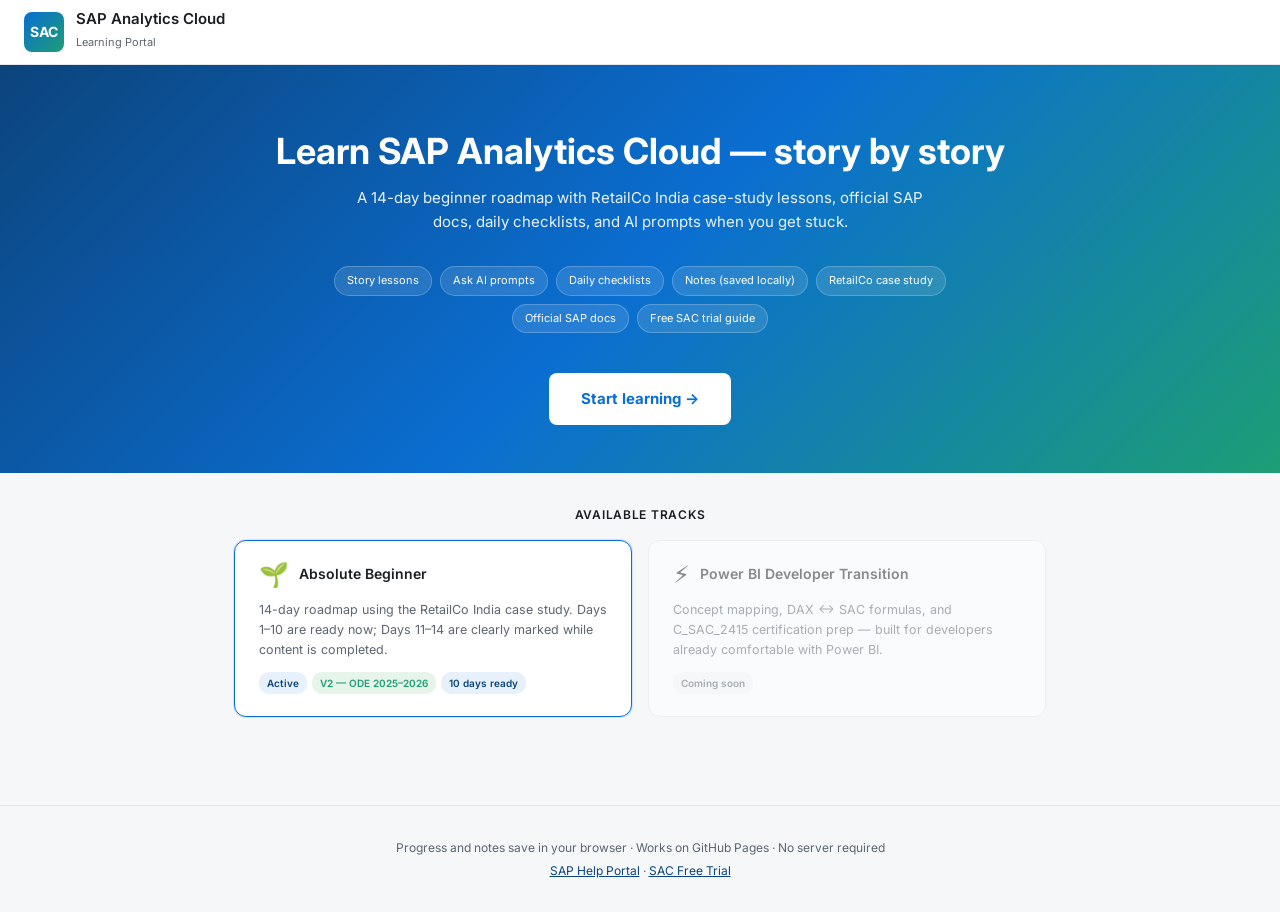
<file: index.html>
<!DOCTYPE html>
<html lang="en">
<head>
  <meta charset="UTF-8">
  <meta name="viewport" content="width=device-width, initial-scale=1.0">
  <meta name="description" content="SAP Analytics Cloud Learning Portal — beginner-friendly story lessons with RetailCo case study">
  <title>SAP Analytics Cloud Learning Portal</title>
  <link rel="preconnect" href="https://fonts.googleapis.com">
  <link rel="preconnect" href="https://fonts.gstatic.com" crossorigin>
  <link href="https://fonts.googleapis.com/css2?family=Inter:wght@400;500;600;700&display=swap" rel="stylesheet">
  <link rel="stylesheet" href="css/sac-portal.css?v=20260607">
  <style>
    /* ── Landing page overrides ── */
    .landing-hero {
      padding: 4rem 1.5rem 3rem;
      text-align: center;
    }
    .landing-hero h2 {
      font-size: clamp(1.75rem, 4vw, 2.25rem);
      font-weight: 700;
      margin-bottom: 0.75rem;
    }
    .landing-hero p {
      font-size: 15px;
      opacity: 0.92;
      max-width: 600px;
      margin: 0 auto 2rem;
    }
    .feat-pills {
      display: flex;
      flex-wrap: wrap;
      justify-content: center;
      gap: 8px;
      max-width: 640px;
      margin: 0 auto 2.5rem;
    }
    .feat-pill {
      font-size: 11px;
      padding: 5px 12px;
      border-radius: 20px;
      background: rgba(255,255,255,0.12);
      border: 0.5px solid rgba(255,255,255,0.22);
      color: #fff;
    }

    /* ── Primary CTA ── */
    .cta-primary {
      display: inline-flex;
      align-items: center;
      gap: 8px;
      padding: 14px 32px;
      background: #fff;
      color: var(--sap-blue, #0070f3);
      text-decoration: none;
      border-radius: var(--border-radius-md, 8px);
      font-weight: 700;
      font-size: 15px;
      transition: opacity 0.15s;
    }
    .cta-primary:hover { opacity: 0.9; }

    /* ── Track grid ── */
    .track-section {
      max-width: 860px;
      margin: 0 auto;
      padding: 2rem 1.5rem 3.5rem;
    }
    .track-section-label {
      font-size: 12px;
      font-weight: 600;
      letter-spacing: 0.06em;
      text-transform: uppercase;
      color: var(--color-text-tertiary);
      margin-bottom: 1rem;
      text-align: center;
    }
    .track-grid {
      display: grid;
      grid-template-columns: repeat(auto-fit, minmax(260px, 1fr));
      gap: 1rem;
    }
    .track-card {
      background: var(--color-background-primary);
      border: 0.5px solid var(--color-border-tertiary);
      border-radius: var(--border-radius-lg, 12px);
      padding: 1.375rem 1.5rem;
      text-decoration: none;
      color: inherit;
      transition: transform 0.14s, border-color 0.14s;
      display: block;
    }
    .track-card:hover {
      transform: translateY(-2px);
      border-color: var(--sap-blue, #0070f3);
    }
    .track-card.disabled {
      opacity: 0.5;
      pointer-events: none;
    }
    .track-card-header {
      display: flex;
      align-items: flex-start;
      gap: 10px;
      margin-bottom: 10px;
    }
    .track-icon {
      font-size: 1.5rem;
      line-height: 1;
      flex-shrink: 0;
    }
    .track-card h3 {
      font-size: 14px;
      font-weight: 600;
      margin: 0 0 4px;
      color: var(--color-text-primary);
    }
    .track-card p {
      font-size: 12.5px;
      color: var(--color-text-secondary);
      line-height: 1.6;
      margin: 0 0 12px;
    }
    .track-tags {
      display: flex;
      flex-wrap: wrap;
      gap: 5px;
    }
    .track-tag {
      font-size: 10px;
      padding: 3px 8px;
      border-radius: 10px;
      background: var(--color-background-info);
      color: var(--color-text-info);
      font-weight: 600;
    }
    .track-tag.green {
      background: #e6f4ea;
      color: #1D9E75;
    }
    .track-tag.muted {
      background: var(--color-background-secondary);
      color: var(--color-text-secondary);
    }

    /* ── Active track accent ── */
    .track-card.active-track {
      border-color: var(--sap-blue, #0070f3);
      box-shadow: 0 0 0 1px rgba(0,112,243,0.15);
    }
  </style>
</head>
<body>

  <header class="site-header">
    <div class="header-inner">
      <div class="brand">
        <div class="brand-logo" aria-hidden="true">SAC</div>
        <div class="brand-text">
          <h1>SAP Analytics Cloud</h1>
          <span>Learning Portal</span>
        </div>
      </div>
    </div>
  </header>

  <!-- ── Hero ── -->
  <section class="hero landing-hero">
    <div class="hero-inner">
      <h2>Learn SAP Analytics Cloud — story by story</h2>
      <p>A 14-day beginner roadmap with RetailCo India case-study lessons, official SAP docs, daily checklists, and AI prompts when you get stuck.</p>
      <div class="feat-pills">
        <span class="feat-pill">Story lessons</span>
        <span class="feat-pill">Ask AI prompts</span>
        <span class="feat-pill">Daily checklists</span>
        <span class="feat-pill">Notes (saved locally)</span>
        <span class="feat-pill">RetailCo case study</span>
        <span class="feat-pill">Official SAP docs</span>
        <span class="feat-pill">Free SAC trial guide</span>
      </div>
      <a class="cta-primary" href="sap_sac_beginner_portal_unified.html">
        Start learning →
      </a>
    </div>
  </section>

  <!-- ── Learning tracks ── -->
  <section class="track-section" aria-label="Available learning tracks">
    <p class="track-section-label">Available tracks</p>
    <div class="track-grid">

      <!-- Beginner track → unified portal -->
      <a class="track-card active-track" href="sap_sac_beginner_portal_unified.html">
        <div class="track-card-header">
          <span class="track-icon" aria-hidden="true">🌱</span>
          <div>
            <h3>Absolute Beginner</h3>
          </div>
        </div>
        <p>14-day roadmap using the RetailCo India case study. Days 1–10 are ready now; Days 11–14 are clearly marked while content is completed.</p>
        <div class="track-tags">
          <span class="track-tag">Active</span>
          <span class="track-tag green">V2 — ODE 2025–2026</span>
          <span class="track-tag">10 days ready</span>
        </div>
      </a>

      <!-- Power BI transition — coming soon -->
      <div class="track-card disabled" aria-disabled="true">
        <div class="track-card-header">
          <span class="track-icon" aria-hidden="true">⚡</span>
          <div>
            <h3>Power BI Developer Transition</h3>
          </div>
        </div>
        <p>Concept mapping, DAX ↔ SAC formulas, and C_SAC_2415 certification prep — built for developers already comfortable with Power BI.</p>
        <div class="track-tags">
          <span class="track-tag muted">Coming soon</span>
        </div>
      </div>

    </div>
  </section>

  <footer class="site-footer">
    <p>Progress and notes save in your browser · Works on GitHub Pages · No server required</p>
    <p style="margin-top: 4px">
      <a href="https://help.sap.com/docs/SAP_ANALYTICS_CLOUD" target="_blank" rel="noopener noreferrer" style="color: var(--color-text-info)">SAP Help Portal</a>
      ·
      <a href="https://www.sap.com/products/technology-platform/cloud-analytics/trial.html" target="_blank" rel="noopener noreferrer" style="color: var(--color-text-info)">SAC Free Trial</a>
    </p>
  </footer>

</body>
</html>
</file>
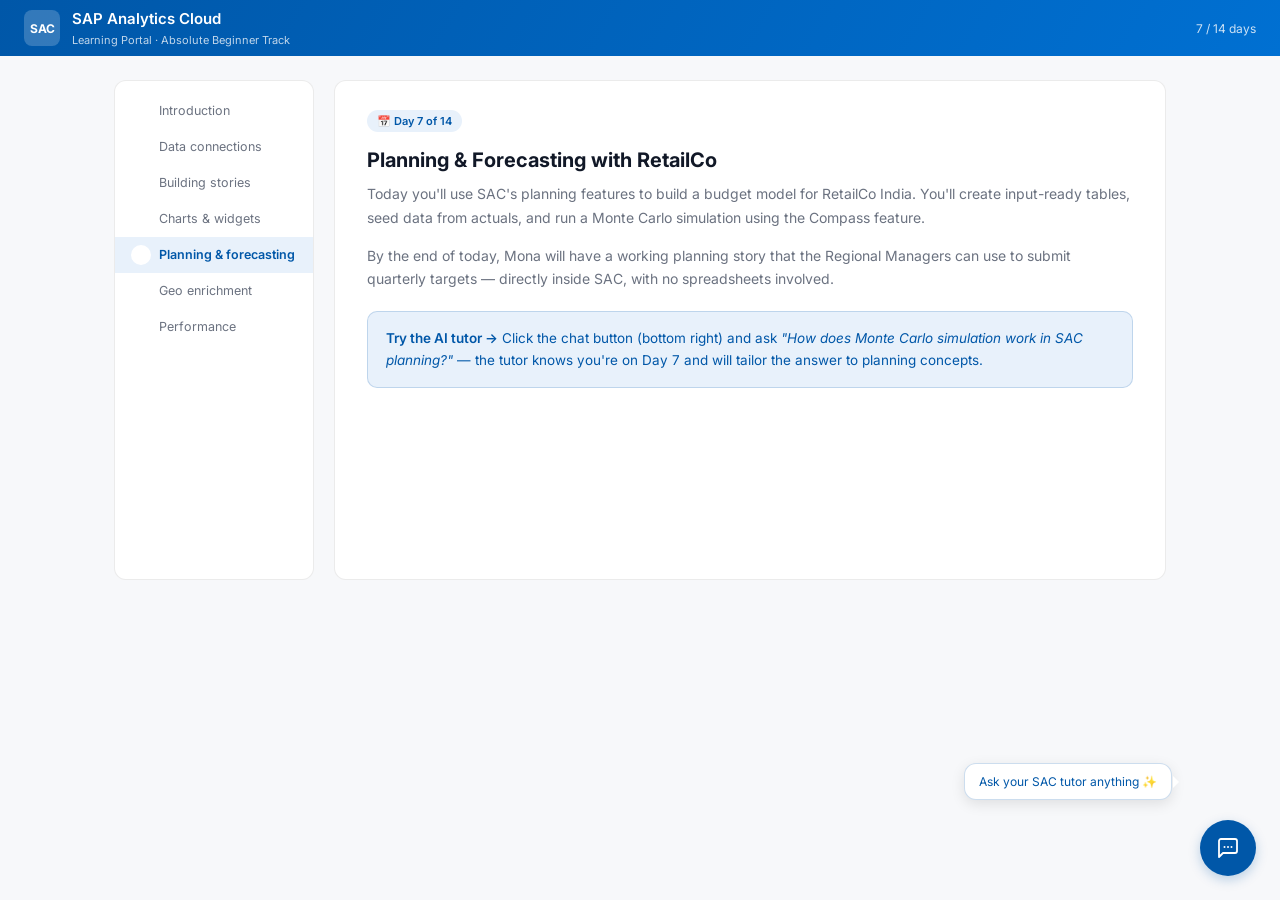
<file: chatbot_preview.html>
<!DOCTYPE html>
<html lang="en">
<head>
  <meta charset="UTF-8">
  <meta name="viewport" content="width=device-width, initial-scale=1.0">
  <title>Chat Widget Preview — SAP SAC Portal</title>
  <link href="https://fonts.googleapis.com/css2?family=Inter:wght@400;500;600;700&display=swap" rel="stylesheet">
  <style>
    *, *::before, *::after { box-sizing: border-box; margin: 0; padding: 0; }
    :root {
      --sap-blue: #0057A8;
      --color-background-primary: #fff;
      --color-background-secondary: #f7f8fa;
      --color-border-tertiary: rgba(0,0,0,0.08);
      --color-text-primary: #111827;
      --color-text-secondary: #6B7280;
      --color-text-info: #0057A8;
      --color-background-info: #E8F1FB;
      --border-radius-md: 8px;
      --border-radius-lg: 12px;
    }
    body {
      font-family: 'Inter', system-ui, sans-serif;
      background: var(--color-background-secondary);
      color: var(--color-text-primary);
      min-height: 100vh;
    }

    /* ── Simulated portal chrome ── */
    .site-header {
      background: linear-gradient(120deg, #0057A8 0%, #0070D2 100%);
      color: white;
      padding: 0 24px;
      height: 56px;
      display: flex;
      align-items: center;
      gap: 12px;
    }
    .brand-logo {
      width: 36px; height: 36px;
      border-radius: 8px;
      background: rgba(255,255,255,0.2);
      display: flex; align-items: center; justify-content: center;
      font-size: 12px; font-weight: 700; color: white;
    }
    .brand-text h1 { font-size: 15px; font-weight: 600; }
    .brand-text span { font-size: 11px; opacity: 0.75; }
    .header-progress { margin-left: auto; font-size: 12px; opacity: 0.8; }

    .main-layout {
      display: flex;
      max-width: 1100px;
      margin: 24px auto;
      gap: 20px;
      padding: 0 24px;
    }
    .sidebar {
      width: 200px;
      flex-shrink: 0;
      background: white;
      border-radius: var(--border-radius-lg);
      border: 0.5px solid var(--color-border-tertiary);
      padding: 12px 0;
    }
    .day-btn {
      display: block;
      width: 100%;
      text-align: left;
      padding: 8px 16px;
      font-size: 12.5px;
      font-family: 'Inter', sans-serif;
      border: none;
      background: none;
      cursor: pointer;
      color: var(--color-text-secondary);
      transition: background 0.12s, color 0.12s;
      border-radius: 0;
    }
    .day-btn:hover { background: #f0f7ff; color: var(--sap-blue); }
    .day-btn.active {
      background: #E8F1FB;
      color: var(--sap-blue);
      font-weight: 600;
    }
    .day-btn .day-num {
      display: inline-block;
      width: 20px;
      height: 20px;
      border-radius: 50%;
      background: currentColor;
      color: white;
      font-size: 10px;
      line-height: 20px;
      text-align: center;
      margin-right: 8px;
      opacity: 0.6;
    }
    .day-btn.active .day-num { opacity: 1; }

    .content-area {
      flex: 1;
      background: white;
      border-radius: var(--border-radius-lg);
      border: 0.5px solid var(--color-border-tertiary);
      padding: 28px 32px;
      min-height: 500px;
    }
    .lesson-badge {
      display: inline-flex;
      align-items: center;
      gap: 6px;
      font-size: 11px;
      padding: 4px 10px;
      border-radius: 20px;
      background: #E8F1FB;
      color: #0057A8;
      font-weight: 600;
      margin-bottom: 16px;
    }
    .content-area h2 { font-size: 20px; margin-bottom: 10px; font-weight: 700; }
    .content-area p {
      font-size: 14px;
      line-height: 1.7;
      color: var(--color-text-secondary);
      margin-bottom: 14px;
    }
    .info-box {
      background: #E8F1FB;
      border: 0.5px solid rgba(0,87,168,0.18);
      border-radius: 10px;
      padding: 16px 18px;
      font-size: 13.5px;
      line-height: 1.6;
      color: #0057A8;
      margin-top: 20px;
    }
    .info-box strong { font-weight: 600; }

    /* ── Widget note ── */
    .widget-note {
      position: fixed;
      bottom: 100px;
      right: 108px;
      background: white;
      border: 1px solid rgba(0,87,168,0.2);
      border-radius: 12px;
      padding: 10px 14px;
      font-size: 12px;
      color: #0057A8;
      box-shadow: 0 4px 14px rgba(0,0,0,0.1);
      white-space: nowrap;
      animation: note-fade 0.4s ease-out 1.5s both;
      pointer-events: none;
    }
    .widget-note::after {
      content: '';
      position: absolute;
      right: -8px;
      top: 50%;
      transform: translateY(-50%);
      border: 6px solid transparent;
      border-left-color: white;
      border-right-width: 0;
    }
    @keyframes note-fade {
      from { opacity: 0; transform: translateX(8px); }
      to   { opacity: 1; transform: translateX(0); }
    }
  </style>
</head>
<body>

  <!-- Simulated portal page so context injection works -->
  <script>
    /* Simulate the unified portal state that chatbot.js reads */
    localStorage.setItem('sac_current_day', '7');
    window.CHATBOT_CONFIG = {
      /* Replace with your actual APIM/Function URL before deploy */
      apiUrl:   'https://YOUR_APIM_URL/api/ai_tutor',
      apiKey:   '',
      maxHistory: 8,
      userName: 'Suraj'
    };
  </script>

  <header class="site-header">
    <div class="brand-logo">SAC</div>
    <div class="brand-text">
      <h1>SAP Analytics Cloud</h1>
      <span id="brandSub">Learning Portal · Absolute Beginner Track</span>
    </div>
    <span class="header-progress">7 / 14 days</span>
  </header>

  <div class="main-layout">
    <!-- Sidebar simulating day navigation -->
    <nav class="sidebar" aria-label="Day navigation">
      <button class="day-btn" data-view="learn" onclick="setDay(this,1,'Introduction to SAC')">
        <span class="day-num" aria-hidden="true">1</span>Introduction
      </button>
      <button class="day-btn" data-view="learn" onclick="setDay(this,2,'Data connections')">
        <span class="day-num" aria-hidden="true">2</span>Data connections
      </button>
      <button class="day-btn" data-view="learn" onclick="setDay(this,3,'Building stories')">
        <span class="day-num" aria-hidden="true">3</span>Building stories
      </button>
      <button class="day-btn" data-view="learn" onclick="setDay(this,5,'Charts & widgets')">
        <span class="day-num" aria-hidden="true">5</span>Charts &amp; widgets
      </button>
      <button class="day-btn active" data-view="learn" onclick="setDay(this,7,'Planning & forecasting')">
        <span class="day-num" aria-hidden="true">7</span>Planning &amp; forecasting
      </button>
      <button class="day-btn" data-view="learn" onclick="setDay(this,9,'Geo enrichment')">
        <span class="day-num" aria-hidden="true">9</span>Geo enrichment
      </button>
      <button class="day-btn" data-view="learn" onclick="setDay(this,14,'Performance & wrap-up')">
        <span class="day-num" aria-hidden="true">14</span>Performance
      </button>
    </nav>

    <!-- Main content area -->
    <main class="content-area" id="lesson-content">
      <div class="lesson-badge">📅 Day 7 of 14</div>
      <h2>Planning &amp; Forecasting with RetailCo</h2>
      <p>Today you'll use SAC's planning features to build a budget model for RetailCo India. You'll create input-ready tables, seed data from actuals, and run a Monte Carlo simulation using the Compass feature.</p>
      <p>By the end of today, Mona will have a working planning story that the Regional Managers can use to submit quarterly targets — directly inside SAC, with no spreadsheets involved.</p>
      <div class="info-box">
        <strong>Try the AI tutor →</strong> Click the chat button (bottom right) and ask
        <em>"How does Monte Carlo simulation work in SAC planning?"</em> —
        the tutor knows you're on Day 7 and will tailor the answer to planning concepts.
      </div>
    </main>
  </div>

  <!-- Tooltip hint -->
  <div class="widget-note" id="widget-note" aria-hidden="true">
    Ask your SAC tutor anything ✨
  </div>

  <script>
    /* Update context when user clicks a day */
    function setDay(btn, day, lessonTitle) {
      document.querySelectorAll('.day-btn').forEach(b => b.classList.remove('active'));
      btn.classList.add('active');
      localStorage.setItem('sac_current_day', day);
      /* Update lesson content */
      document.querySelector('.lesson-badge').textContent = `📅 Day ${day} of 14`;
      document.querySelector('#lesson-content h2').textContent = lessonTitle;
      /* Hide tooltip */
      document.getElementById('widget-note').style.display = 'none';
    }

    /* Hide hint after first open */
    document.addEventListener('click', function(e) {
      if (e.target.closest('#cb-fab')) {
        document.getElementById('widget-note').style.display = 'none';
      }
    });
  </script>

  <!-- ═══════════════════════════════════════════
       Chat Widget — just these two lines needed
       in every portal page
  ══════════════════════════════════════════════ -->
  <link rel="stylesheet" href="css/chatbot.css">
  <script src="js/chatbot.js" defer></script>

</body>
</html>
</file>
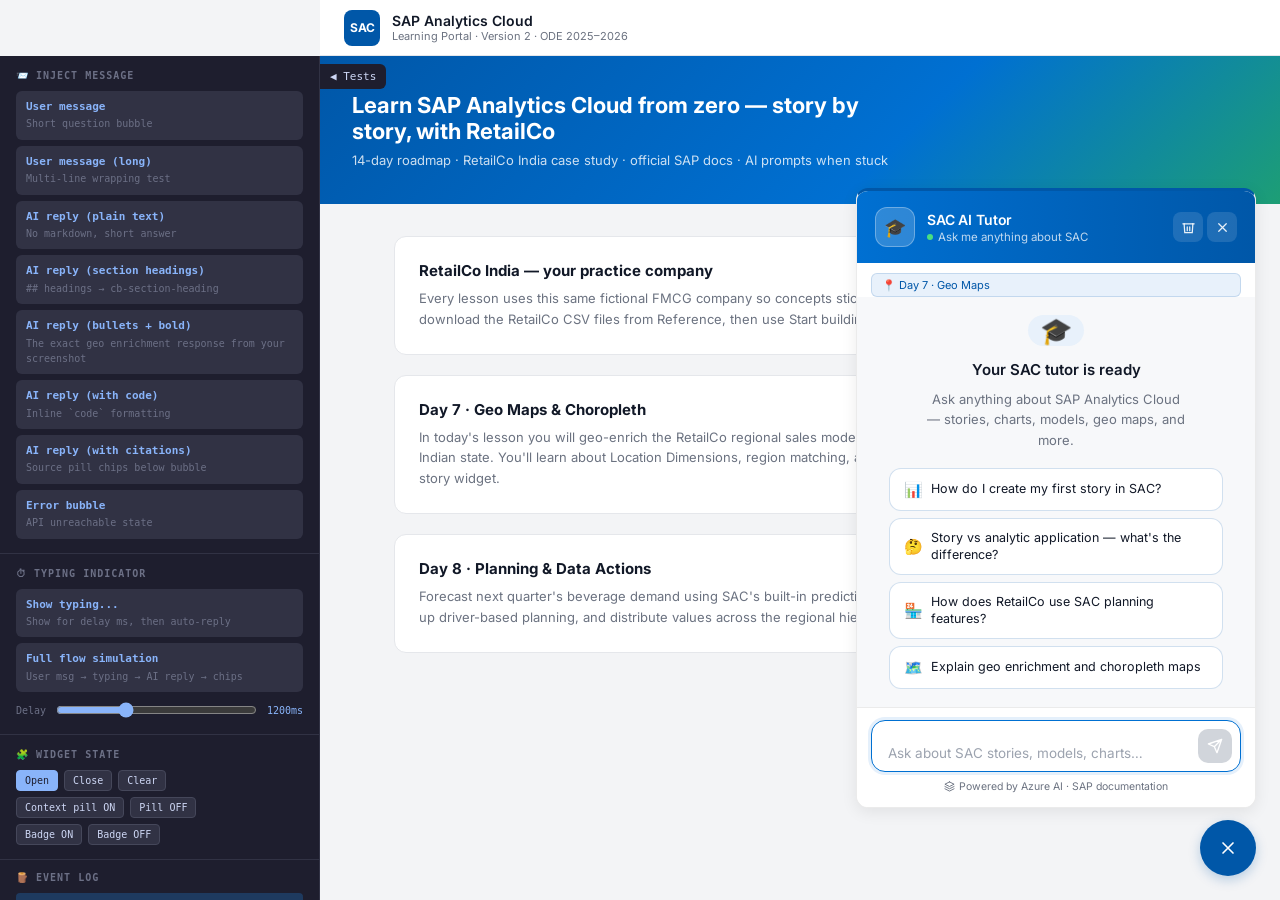
<file: chatbot_test.html>
<!DOCTYPE html>
<html lang="en">
<head>
  <meta charset="UTF-8">
  <meta name="viewport" content="width=device-width, initial-scale=1.0">
  <title>Chatbot UI Test Harness</title>
  <link rel="preconnect" href="https://fonts.googleapis.com">
  <link href="https://fonts.googleapis.com/css2?family=Inter:wght@400;500;600;700&display=swap" rel="stylesheet">

  <!-- ── Portal mock styles (simulates the SAC portal page) ── -->
  <style>
    *, *::before, *::after { box-sizing: border-box; }
    body {
      margin: 0;
      font-family: 'Inter', system-ui, sans-serif;
      background: #F3F4F6;
      color: #111827;
      font-size: 14px;
    }

    /* Portal mock header */
    .portal-header {
      background: white;
      border-bottom: 1px solid #E5E7EB;
      padding: 0 24px;
      height: 56px;
      display: flex;
      align-items: center;
      gap: 12px;
      position: sticky;
      top: 0;
      z-index: 100;
    }
    .portal-brand-logo {
      width: 36px; height: 36px;
      background: #0057A8;
      color: white;
      border-radius: 8px;
      display: flex; align-items: center; justify-content: center;
      font-weight: 700; font-size: 12px;
    }
    .portal-brand-text { font-weight: 600; font-size: 14px; color: #111827; }
    .portal-brand-sub { font-size: 11px; color: #6B7280; }

    /* Hero mock */
    .portal-hero {
      background: linear-gradient(135deg, #0057A8 0%, #0070D2 60%, #1D9E75 100%);
      padding: 36px 32px;
      color: white;
    }
    .portal-hero h2 { margin: 0 0 8px; font-size: 22px; font-weight: 700; max-width: 560px; }
    .portal-hero p { margin: 0; opacity: 0.8; font-size: 13px; }

    /* Main content mock */
    .portal-main { max-width: 860px; margin: 0 auto; padding: 32px 24px 200px; }
    .portal-card {
      background: white;
      border-radius: 12px;
      padding: 24px;
      margin-bottom: 20px;
      border: 1px solid #E5E7EB;
    }
    .portal-card h3 { margin: 0 0 8px; font-size: 15px; }
    .portal-card p  { margin: 0; color: #6B7280; font-size: 13px; line-height: 1.6; }

    /* ── Test panel ── */
    #test-panel {
      position: fixed;
      top: 56px;
      left: 0;
      width: 320px;
      height: calc(100vh - 56px);
      background: #1E1E2E;
      color: #CDD6F4;
      overflow-y: auto;
      font-family: 'DM Mono', ui-monospace, monospace;
      font-size: 12px;
      z-index: 200;
      display: flex;
      flex-direction: column;
      border-right: 1px solid #313244;
    }
    #test-panel-toggle {
      position: fixed;
      top: 64px;
      left: 0;
      z-index: 300;
      background: #1E1E2E;
      color: #CDD6F4;
      border: none;
      border-radius: 0 6px 6px 0;
      padding: 6px 10px;
      cursor: pointer;
      font-size: 11px;
      font-family: ui-monospace, monospace;
      transition: left 0.25s;
    }
    #test-panel-toggle.collapsed { left: 0; }
    #test-panel.collapsed { transform: translateX(-100%); transition: transform 0.25s; }
    #test-panel { transition: transform 0.25s; }

    .tp-section {
      padding: 14px 16px;
      border-bottom: 1px solid #313244;
    }
    .tp-section-title {
      font-size: 10px;
      font-weight: 700;
      letter-spacing: 0.1em;
      text-transform: uppercase;
      color: #6C7086;
      margin: 0 0 10px;
    }
    .tp-btn {
      display: block;
      width: 100%;
      text-align: left;
      background: #313244;
      color: #CDD6F4;
      border: none;
      border-radius: 6px;
      padding: 8px 10px;
      margin-bottom: 6px;
      cursor: pointer;
      font-family: inherit;
      font-size: 11px;
      line-height: 1.4;
      transition: background 0.12s;
    }
    .tp-btn:hover { background: #45475A; }
    .tp-btn:last-child { margin-bottom: 0; }
    .tp-btn .tp-label { color: #89B4FA; font-weight: 600; display: block; margin-bottom: 2px; }
    .tp-btn .tp-desc { color: #6C7086; font-size: 10px; }

    .tp-log {
      flex: 1;
      padding: 12px 16px;
      overflow-y: auto;
    }
    .tp-log-title {
      font-size: 10px;
      font-weight: 700;
      letter-spacing: 0.1em;
      text-transform: uppercase;
      color: #6C7086;
      margin: 0 0 10px;
    }
    .tp-log-entry {
      margin-bottom: 8px;
      padding: 6px 8px;
      border-radius: 4px;
      font-size: 10.5px;
      line-height: 1.5;
    }
    .tp-log-entry.info  { background: #1E3A5F; color: #89B4FA; }
    .tp-log-entry.ok    { background: #1A3A2A; color: #A6E3A1; }
    .tp-log-entry.warn  { background: #3A3020; color: #F9E2AF; }
    .tp-log-entry.error { background: #3A1A1A; color: #F38BA8; }
    .tp-log-time { color: #6C7086; margin-right: 4px; }

    .tp-delay-row {
      display: flex;
      align-items: center;
      gap: 8px;
      margin-top: 8px;
    }
    .tp-delay-row label { color: #6C7086; font-size: 10px; white-space: nowrap; }
    .tp-delay-row input[type=range] { flex: 1; accent-color: #89B4FA; }
    .tp-delay-row span { color: #89B4FA; font-size: 10px; min-width: 32px; }

    .tp-mode-row {
      display: flex;
      gap: 6px;
      flex-wrap: wrap;
      margin-top: 6px;
    }
    .tp-mode-btn {
      background: #313244;
      color: #CDD6F4;
      border: 1px solid #45475A;
      border-radius: 4px;
      padding: 4px 8px;
      font-size: 10px;
      cursor: pointer;
      font-family: inherit;
      transition: all 0.12s;
    }
    .tp-mode-btn.active { background: #89B4FA; color: #1E1E2E; border-color: #89B4FA; }

    body.portal-shifted { margin-left: 320px; }
    body.portal-shifted #test-panel-toggle { left: 320px; }
  </style>

  <!-- ── Chatbot CSS (inlined from chatbot.css) ── -->
  <style id="chatbot-css">
/* ─────────────────────────────────────────
   SAP SAC AI Tutor — Chat Widget
   ───────────────────────────────────────── */
:root {
  --cb-blue: #0057A8;
  --cb-blue-mid: #0070D2;
  --cb-blue-light: #E8F1FB;
  --cb-green: #1D9E75;
  --cb-green-light: #E3F5EE;
  --cb-surface: #FFFFFF;
  --cb-bg: #F7F8FA;
  --cb-border: rgba(0,0,0,0.08);
  --cb-text: #111827;
  --cb-muted: #6B7280;
  --cb-bubble-ai: #FFFFFF;
  --cb-bubble-user: #E8F1FB;
  --cb-radius: 12px;
  --cb-mono: 'DM Mono', ui-monospace, SFMono-Regular, Menlo, Monaco, 'Roboto Mono', monospace;
  --cb-font: 'Inter', system-ui, sans-serif;
  --cb-shadow: 0 4px 16px rgba(0,0,0,0.08);
  --cb-shadow-btn: 0 4px 12px rgba(0,87,168,0.25);
  --cb-z: 9999;
  --cb-w: min(400px, 92vw);
  --cb-h: min(620px, 88vh);
}

/* FAB */
#cb-fab {
  position: fixed; bottom: 24px; right: 24px; z-index: var(--cb-z);
  width: 56px; height: 56px; border-radius: 50%; border: none;
  background: var(--cb-blue); color: white; cursor: pointer;
  display: flex; align-items: center; justify-content: center;
  box-shadow: var(--cb-shadow-btn);
  transition: transform 0.15s ease, background 0.12s ease;
}
#cb-fab:hover { transform: scale(1.05); background: var(--cb-blue-mid); }
#cb-fab:active { transform: scale(0.96); }
#cb-fab svg { transition: opacity 0.18s, transform 0.22s; }
#cb-fab .cb-icon-open  { opacity: 1; transform: rotate(0deg) scale(1); }
#cb-fab .cb-icon-close { opacity: 0; transform: rotate(-90deg) scale(0.7); position: absolute; }
#cb-fab.open .cb-icon-open  { opacity: 0; transform: rotate(90deg) scale(0.7); }
#cb-fab.open .cb-icon-close { opacity: 1; transform: rotate(0deg) scale(1); }
#cb-badge {
  position: absolute; top: 2px; right: 2px; width: 12px; height: 12px;
  background: #F97316; border-radius: 50%; border: 2px solid white; display: none;
}
#cb-badge.show { display: block; }

/* Panel */
#cb-panel {
  position: fixed; bottom: 92px; right: 24px;
  width: var(--cb-w); height: var(--cb-h); max-height: 92vh;
  background: var(--cb-surface); border-radius: 12px;
  border: 1px solid var(--cb-border); border-top: 3px solid var(--cb-blue);
  box-shadow: var(--cb-shadow); overflow: hidden;
  display: flex; flex-direction: column; will-change: transform, opacity;
  z-index: var(--cb-z); opacity: 0; transform: translateY(10px);
  pointer-events: none;
  transition: opacity 0.2s ease, transform 0.2s ease;
}
#cb-panel[hidden] { display: none; }
#cb-panel.open { opacity: 1; transform: translateY(0); pointer-events: all; }

/* Header */
#cb-header {
  background: linear-gradient(90deg, var(--cb-blue-mid), var(--cb-blue));
  padding: 16px 18px; display: flex; align-items: center; gap: 12px;
  color: white; flex-shrink: 0;
}
#cb-header::before { display: none; }
.cb-avatar {
  width: 40px; height: 40px; border-radius: 12px;
  background: rgba(255,255,255,0.18); border: 1.5px solid rgba(255,255,255,0.3);
  display: flex; align-items: center; justify-content: center;
  flex-shrink: 0; font-size: 18px;
}
.cb-header-info { flex: 1; min-width: 0; }
.cb-header-name { color: #fff; font-size: 14px; font-weight: 600; letter-spacing: -0.01em; white-space: nowrap; overflow: hidden; text-overflow: ellipsis; }
.cb-header-status { color: rgba(255,255,255,0.75); font-size: 11.5px; display: flex; align-items: center; gap: 5px; margin-top: 2px; }
.cb-status-dot { width: 6px; height: 6px; background: #4ADE80; border-radius: 50%; animation: cb-pulse 2.2s ease-in-out infinite; }
@keyframes cb-pulse { 0%, 100% { opacity: 1; } 50% { opacity: 0.45; } }
.cb-header-actions { display: flex; gap: 4px; }
.cb-hbtn {
  width: 30px; height: 30px; border: none; background: rgba(255,255,255,0.12);
  border-radius: 8px; cursor: pointer; display: flex; align-items: center;
  justify-content: center; color: rgba(255,255,255,0.9);
  transition: background 0.15s, transform 0.12s; flex-shrink: 0;
}
.cb-hbtn:hover { background: rgba(255,255,255,0.22); transform: translateY(-1px); }

/* Context pill */
#cb-context-pill {
  background: var(--cb-blue-light); border: 1px solid rgba(0,87,168,0.16);
  border-radius: 6px; padding: 4px 10px; font-size: 11px; color: var(--cb-blue);
  font-family: var(--cb-font); white-space: nowrap; overflow: hidden;
  text-overflow: ellipsis; max-width: 100%; margin: 10px 14px 0;
  flex-shrink: 0; display: none;
}
#cb-context-pill.show { display: block; }

/* Messages */
#cb-messages {
  flex: 1; overflow-y: auto; padding: 14px 12px;
  display: flex; flex-direction: column; gap: 10px;
  scroll-behavior: smooth; background: var(--cb-bg);
}
#cb-messages::-webkit-scrollbar { width: 6px; }
#cb-messages::-webkit-scrollbar-thumb { background: rgba(0,0,0,0.08); border-radius: 4px; }

/* Rows */
.cb-row { display: flex; align-items: flex-end; gap: 6px; animation: cb-slide-in 0.22s ease-out both; }
@keyframes cb-slide-in { from { opacity: 0; transform: translateY(8px); } to { opacity: 1; transform: translateY(0); } }
.cb-row.user { flex-direction: row-reverse; }

.cb-msg-avatar {
  width: 32px; height: 32px; border-radius: 8px;
  background: var(--cb-blue-light); border: 1px solid rgba(0,87,168,0.12);
  display: flex; align-items: center; justify-content: center;
  font-size: 15px; font-weight: 700; flex-shrink: 0;
}
.cb-row.user .cb-msg-avatar { background: var(--cb-blue); color: white; font-size: 15px; }

/* Bubbles */
.cb-bubble {
  max-width: calc(100% - 52px); padding: 11px 14px; border-radius: 14px;
  font-size: 13.5px; line-height: 1.6; color: var(--cb-text);
  background: var(--cb-surface); border: 0.5px solid rgba(0,0,0,0.06);
  word-break: break-word; box-shadow: 0 2px 8px rgba(14,30,37,0.06);
}
.cb-row.user .cb-bubble {
  background: var(--cb-blue); color: #fff; border-color: transparent;
  border-bottom-right-radius: 6px; align-self: flex-end;
}
.cb-row.ai .cb-bubble {
  background: var(--cb-surface); color: var(--cb-text);
  border-bottom-left-radius: 4px; align-self: flex-start;
}

/* Bubble text formatting */
.cb-bubble strong { font-weight: 600; }
.cb-bubble em { font-style: italic; }
.cb-bubble code {
  font-family: var(--cb-mono); font-size: 12px;
  background: rgba(0,0,0,0.06); padding: 1px 5px; border-radius: 4px;
}
.cb-row.user .cb-bubble code { background: rgba(255,255,255,0.18); }
.cb-bubble p { margin: 0 0 8px; }
.cb-bubble p:last-child { margin-bottom: 0; }

/* Section headings */
.cb-bubble .cb-section-heading {
  display: block; font-size: 12px; font-weight: 700;
  letter-spacing: 0.03em; text-transform: uppercase;
  color: var(--cb-blue); margin: 10px 0 5px;
  padding-top: 8px; border-top: 0.5px solid rgba(0,87,168,0.12);
}
.cb-bubble .cb-section-heading:first-child { margin-top: 0; padding-top: 0; border-top: none; }

.cb-bubble ul, .cb-bubble ol { margin: 4px 0 8px 16px; padding: 0; font-size: 13.5px; }
.cb-bubble li { margin-bottom: 5px; line-height: 1.55; }
.cb-bubble li:last-child { margin-bottom: 0; }

/* Citations */
.cb-citations { margin-top: 10px; display: flex; flex-wrap: wrap; gap: 5px; }
.cb-cite {
  display: inline-flex; align-items: center; gap: 4px; font-size: 11px;
  padding: 3px 9px; border-radius: 20px; background: var(--cb-blue-light);
  color: var(--cb-blue); font-weight: 500; border: 0.5px solid rgba(0,87,168,0.15);
  cursor: default;
}
.cb-cite svg { flex-shrink: 0; }

/* Timestamp */
.cb-ts { font-size: 10.5px; color: var(--cb-muted); padding: 0 6px; text-align: right; }
.cb-row.ai .cb-ts { text-align: left; }

/* Typing indicator */
.cb-typing-row { display: flex; align-items: flex-end; gap: 8px; animation: cb-slide-in 0.22s ease-out both; }
.cb-typing-bubble {
  background: var(--cb-surface); border: 0.5px solid var(--cb-border);
  border-radius: 16px; border-bottom-left-radius: 4px;
  padding: 12px 16px; display: flex; gap: 5px; align-items: center;
}
.cb-dot { width: 7px; height: 7px; border-radius: 50%; background: var(--cb-blue-mid); opacity: 0.4; animation: cb-bounce 1.3s ease-in-out infinite; }
.cb-dot:nth-child(2) { animation-delay: 0.17s; }
.cb-dot:nth-child(3) { animation-delay: 0.34s; }
@keyframes cb-bounce { 0%,80%,100% { transform: translateY(0); opacity:0.4; } 40% { transform: translateY(-5px); opacity:1; } }

/* Suggestion chips */
#cb-suggestions { padding: 0 14px 10px; display: flex; gap: 6px; flex-wrap: wrap; background: var(--cb-bg); flex-shrink: 0; }
.cb-chip {
  font-family: var(--cb-font); font-size: 12px; padding: 6px 12px; border-radius: 20px;
  border: 1px solid rgba(0,87,168,0.2); background: var(--cb-surface); color: var(--cb-blue);
  cursor: pointer; white-space: nowrap; transition: background 0.14s, border-color 0.14s, transform 0.12s; font-weight: 500;
}
.cb-chip:hover { background: var(--cb-blue-light); border-color: rgba(0,87,168,0.35); transform: translateY(-1px); }
.cb-chip:active { transform: translateY(0); }

/* Input bar */
#cb-footer { padding: 12px 14px 14px; background: var(--cb-surface); border-top: 0.5px solid var(--cb-border); flex-shrink: 0; }
.cb-input-wrap {
  display: flex; align-items: flex-end; gap: 8px; background: var(--cb-bg);
  border: 1.5px solid var(--cb-border); border-radius: 14px;
  padding: 8px 8px 8px 14px; transition: border-color 0.18s, box-shadow 0.18s;
}
.cb-input-wrap:focus-within { border-color: var(--cb-blue-mid); box-shadow: 0 0 0 3px rgba(0,112,210,0.1); background: var(--cb-surface); }
#cb-input {
  flex: 1; border: none; background: transparent; font-family: var(--cb-font);
  font-size: 13.5px; color: var(--cb-text); resize: none; outline: none;
  line-height: 1.5; max-height: 120px; min-height: 22px; height: 22px; overflow-y: auto;
}
#cb-input::placeholder { color: #9CA3AF; }
#cb-send {
  width: 34px; height: 34px; border-radius: 10px; background: var(--cb-blue-mid);
  border: none; cursor: pointer; display: flex; align-items: center; justify-content: center;
  flex-shrink: 0; transition: background 0.15s, transform 0.12s; color: white;
}
#cb-send:hover { background: var(--cb-blue); }
#cb-send:active { transform: scale(0.93); }
#cb-send:disabled { background: #D1D5DB; cursor: not-allowed; transform: none; }

/* Powered-by */
.cb-powered { text-align: center; font-size: 10.5px; color: var(--cb-muted); margin-top: 8px; display: flex; align-items: center; justify-content: center; gap: 4px; }

/* Error bubble */
.cb-error-bubble { background: #FEF2F2; border: 0.5px solid #FECACA; color: #B91C1C; border-radius: 12px; padding: 10px 14px; font-size: 13px; display: flex; align-items: center; gap: 8px; }

/* Welcome state */
#cb-welcome { display: flex; flex-direction: column; align-items: center; justify-content: center; height: 100%; padding: 24px 20px; text-align: center; gap: 10px; }
#cb-welcome .cb-welcome-icon { width: 56px; height: 56px; border-radius: 16px; background: var(--cb-blue-light); display: flex; align-items: center; justify-content: center; font-size: 26px; margin-bottom: 4px; }
#cb-welcome h3 { font-size: 15px; font-weight: 600; color: var(--cb-text); margin: 0; }
#cb-welcome p { font-size: 13px; color: var(--cb-muted); line-height: 1.55; margin: 0; max-width: 260px; }
.cb-welcome-chips { display: flex; flex-direction: column; gap: 7px; width: 100%; margin-top: 8px; }
.cb-welcome-chip {
  font-family: var(--cb-font); font-size: 12.5px; padding: 10px 14px; border-radius: 12px;
  border: 1px solid rgba(0,87,168,0.18); background: var(--cb-surface); color: var(--cb-text);
  cursor: pointer; text-align: left; transition: background 0.14s, border-color 0.14s;
  line-height: 1.4; display: flex; align-items: center; gap: 8px; font-weight: 400;
}
.cb-welcome-chip:hover { background: var(--cb-blue-light); border-color: rgba(0,87,168,0.3); }
.cb-welcome-chip:disabled { cursor: not-allowed; opacity: 0.55; }
.cb-welcome-chip .wc-icon { font-size: 15px; flex-shrink: 0; }

@media (max-width: 480px) {
  :root { --cb-w: 100vw; --cb-h: 100dvh; }
  #cb-panel { bottom: 0; right: 0; border-radius: 0; width: 100vw; height: 100dvh; max-height: 100dvh; }
  #cb-fab { bottom: 20px; right: 20px; }
}
@media (min-width: 481px) and (max-width: 900px) {
  :root { --cb-w: min(380px, 90vw); --cb-h: min(600px, 88vh); }
  #cb-panel { right: 18px; bottom: 84px; }
  #cb-fab { right: 18px; bottom: 18px; }
}
@media (prefers-reduced-motion: reduce) {
  #cb-fab, #cb-fab svg, #cb-panel, .cb-row, .cb-typing-row, .cb-dot, .cb-status-dot, .cb-chip, .cb-hbtn, #cb-send {
    animation: none !important; transition: none !important;
  }
}
  </style>
</head>
<body class="portal-shifted">

  <!-- ══════════════════════════════════════════════════
       TEST PANEL (left sidebar)
  ══════════════════════════════════════════════════ -->
  <div id="test-panel">

    <div class="tp-section">
      <div class="tp-section-title">📨 Inject message</div>

      <button class="tp-btn" onclick="testMsg('user', 'How do I create my first story in SAC?')">
        <span class="tp-label">User message</span>
        <span class="tp-desc">Short question bubble</span>
      </button>

      <button class="tp-btn" onclick="testMsg('user', 'Explain geo enrichment and choropleth maps in SAC, and how RetailCo would use them for their five regional FMCG outlets')">
        <span class="tp-label">User message (long)</span>
        <span class="tp-desc">Multi-line wrapping test</span>
      </button>

      <button class="tp-btn" onclick="testAiSimple()">
        <span class="tp-label">AI reply (plain text)</span>
        <span class="tp-desc">No markdown, short answer</span>
      </button>

      <button class="tp-btn" onclick="testAiSections()">
        <span class="tp-label">AI reply (section headings)</span>
        <span class="tp-desc">## headings → cb-section-heading</span>
      </button>

      <button class="tp-btn" onclick="testAiBullets()">
        <span class="tp-label">AI reply (bullets + bold)</span>
        <span class="tp-desc">The exact geo enrichment response from your screenshot</span>
      </button>

      <button class="tp-btn" onclick="testAiCode()">
        <span class="tp-label">AI reply (with code)</span>
        <span class="tp-desc">Inline `code` formatting</span>
      </button>

      <button class="tp-btn" onclick="testAiCitations()">
        <span class="tp-label">AI reply (with citations)</span>
        <span class="tp-desc">Source pill chips below bubble</span>
      </button>

      <button class="tp-btn" onclick="testError()">
        <span class="tp-label">Error bubble</span>
        <span class="tp-desc">API unreachable state</span>
      </button>
    </div>

    <div class="tp-section">
      <div class="tp-section-title">⏱ Typing indicator</div>
      <button class="tp-btn" onclick="testTyping()">
        <span class="tp-label">Show typing...</span>
        <span class="tp-desc">Show for delay ms, then auto-reply</span>
      </button>
      <button class="tp-btn" onclick="testFullFlow()">
        <span class="tp-label">Full flow simulation</span>
        <span class="tp-desc">User msg → typing → AI reply → chips</span>
      </button>
      <div class="tp-delay-row">
        <label>Delay</label>
        <input type="range" id="delay-slider" min="300" max="3000" value="1200" step="100" oninput="document.getElementById('delay-val').textContent=this.value+'ms'">
        <span id="delay-val">1200ms</span>
      </div>
    </div>

    <div class="tp-section">
      <div class="tp-section-title">🧩 Widget state</div>
      <div class="tp-mode-row">
        <button class="tp-mode-btn active" id="btn-open" onclick="openPanel()">Open</button>
        <button class="tp-mode-btn" id="btn-close" onclick="closePanel()">Close</button>
        <button class="tp-mode-btn" id="btn-clear" onclick="clearChat()">Clear</button>
      </div>
      <div class="tp-mode-row" style="margin-top:6px">
        <button class="tp-mode-btn" onclick="showContextPill('📍 Day 7 · Geo Maps')">Context pill ON</button>
        <button class="tp-mode-btn" onclick="hideContextPill()">Pill OFF</button>
      </div>
      <div class="tp-mode-row" style="margin-top:6px">
        <button class="tp-mode-btn" onclick="showBadge()">Badge ON</button>
        <button class="tp-mode-btn" onclick="hideBadge()">Badge OFF</button>
      </div>
    </div>

    <div class="tp-log">
      <div class="tp-log-title">🪵 Event log</div>
      <div id="tp-log-entries"></div>
    </div>
  </div>

  <button id="test-panel-toggle" onclick="toggleTestPanel()" title="Toggle test panel">◀ Tests</button>

  <!-- ══════════════════════════════════════════════════
       PORTAL MOCK PAGE (background)
  ══════════════════════════════════════════════════ -->
  <header class="portal-header">
    <div class="portal-brand-logo">SAC</div>
    <div>
      <div class="portal-brand-text">SAP Analytics Cloud</div>
      <div class="portal-brand-sub">Learning Portal · Version 2 · ODE 2025–2026</div>
    </div>
  </header>

  <div class="portal-hero">
    <h2>Learn SAP Analytics Cloud from zero — story by story, with RetailCo</h2>
    <p>14-day roadmap · RetailCo India case study · official SAP docs · AI prompts when stuck</p>
  </div>

  <div class="portal-main">
    <div class="portal-card">
      <h3>RetailCo India — your practice company</h3>
      <p>Every lesson uses this same fictional FMCG company so concepts stick. You are <strong>Mona</strong>, the SAC analyst — meet the team, download the RetailCo CSV files from Reference, then use Start building to open Day 1.</p>
    </div>
    <div class="portal-card">
      <h3>Day 7 · Geo Maps &amp; Choropleth</h3>
      <p>In today's lesson you will geo-enrich the RetailCo regional sales model and create a choropleth map showing revenue by Indian state. You'll learn about Location Dimensions, region matching, and how to add a Choropleth layer to a Geo Map story widget.</p>
    </div>
    <div class="portal-card">
      <h3>Day 8 · Planning &amp; Data Actions</h3>
      <p>Forecast next quarter's beverage demand using SAC's built-in predictive forecasting. You'll configure a Data Action, set up driver-based planning, and distribute values across the regional hierarchy.</p>
    </div>
  </div>

  <!-- ══════════════════════════════════════════════════
       CHATBOT WIDGET HTML
  ══════════════════════════════════════════════════ -->
  <div id="cb-root">
    <button id="cb-fab" aria-label="Open SAC AI Tutor" aria-expanded="false" aria-controls="cb-panel">
      <svg class="cb-icon-open" width="24" height="24" viewBox="0 0 24 24" fill="none">
        <path d="M21 15a2 2 0 0 1-2 2H7l-4 4V5a2 2 0 0 1 2-2h14a2 2 0 0 1 2 2z" stroke="white" stroke-width="1.8" stroke-linecap="round" stroke-linejoin="round" fill="none"/>
        <circle cx="8.5" cy="11" r="1" fill="white"/><circle cx="12" cy="11" r="1" fill="white"/><circle cx="15.5" cy="11" r="1" fill="white"/>
      </svg>
      <svg class="cb-icon-close" width="20" height="20" viewBox="0 0 24 24" fill="none">
        <path d="M18 6 6 18M6 6l12 12" stroke="white" stroke-width="2" stroke-linecap="round"/>
      </svg>
      <span id="cb-badge" aria-hidden="true"></span>
    </button>

    <div id="cb-panel" role="dialog" aria-label="SAC AI Tutor" aria-modal="true" hidden>
      <div id="cb-header">
        <div class="cb-avatar" aria-hidden="true">🎓</div>
        <div class="cb-header-info">
          <div class="cb-header-name">SAC AI Tutor</div>
          <div class="cb-header-status">
            <span class="cb-status-dot" aria-hidden="true"></span>
            <span id="cb-status-text">Ask me anything about SAC</span>
          </div>
        </div>
        <div class="cb-header-actions">
          <button class="cb-hbtn" id="cb-clear-btn" title="Clear chat" aria-label="Clear chat" onclick="clearChat()">
            <svg width="15" height="15" viewBox="0 0 24 24" fill="none" stroke="currentColor" stroke-width="2" stroke-linecap="round">
              <polyline points="3 6 5 6 21 6"/><path d="M19 6l-1 14H6L5 6"/><path d="M10 11v6M14 11v6"/>
            </svg>
          </button>
          <button class="cb-hbtn" id="cb-close-btn" title="Close" aria-label="Close chat" onclick="closePanel()">
            <svg width="15" height="15" viewBox="0 0 24 24" fill="none" stroke="currentColor" stroke-width="2" stroke-linecap="round">
              <path d="M18 6 6 18M6 6l12 12"/>
            </svg>
          </button>
        </div>
      </div>

      <div id="cb-context-pill" aria-live="polite"></div>

      <div id="cb-messages" role="log" aria-label="Chat messages" aria-live="polite">
        <div id="cb-welcome">
          <div class="cb-welcome-icon" aria-hidden="true">🎓</div>
          <h3>Your SAC tutor is ready</h3>
          <p>Ask anything about SAP Analytics Cloud — stories, charts, models, geo maps, and more.</p>
          <div class="cb-welcome-chips">
            <button class="cb-welcome-chip" onclick="sendUI('How do I create my first story in SAC?')">
              <span class="wc-icon" aria-hidden="true">📊</span>How do I create my first story in SAC?
            </button>
            <button class="cb-welcome-chip" onclick="sendUI('What is the difference between a story and an analytic application?')">
              <span class="wc-icon" aria-hidden="true">🤔</span>Story vs analytic application — what's the difference?
            </button>
            <button class="cb-welcome-chip" onclick="sendUI('How does the RetailCo case study use planning features?')">
              <span class="wc-icon" aria-hidden="true">🏪</span>How does RetailCo use SAC planning features?
            </button>
            <button class="cb-welcome-chip" onclick="sendUI('Explain geo enrichment and choropleth maps in SAC')">
              <span class="wc-icon" aria-hidden="true">🗺️</span>Explain geo enrichment and choropleth maps
            </button>
          </div>
        </div>
      </div>

      <div id="cb-suggestions" aria-label="Suggested follow-ups" style="display:none"></div>

      <div id="cb-footer">
        <div class="cb-input-wrap">
          <textarea id="cb-input" placeholder="Ask about SAC stories, models, charts…" rows="1"
            aria-label="Type your question" autocomplete="off" spellcheck="true"
            oninput="autoResize(this); document.getElementById('cb-send').disabled = !this.value.trim()"
            onkeydown="if(event.key==='Enter'&&!event.shiftKey){event.preventDefault();sendFromInput();}"></textarea>
          <button id="cb-send" aria-label="Send message" disabled onclick="sendFromInput()">
            <svg width="16" height="16" viewBox="0 0 24 24" fill="none">
              <path d="M22 2 11 13M22 2 15 22l-4-9-9-4 20-7z" stroke="white" stroke-width="2" stroke-linecap="round" stroke-linejoin="round"/>
            </svg>
          </button>
        </div>
        <div class="cb-powered" aria-hidden="true">
          <svg width="11" height="11" viewBox="0 0 24 24" fill="none"><path d="M12 2L2 7l10 5 10-5-10-5zM2 17l10 5 10-5M2 12l10 5 10-5" stroke="currentColor" stroke-width="2" stroke-linecap="round"/></svg>
          Powered by Azure AI · SAP documentation
        </div>
      </div>
    </div>
  </div>

  <!-- ══════════════════════════════════════════════════
       TEST HARNESS JS
  ══════════════════════════════════════════════════ -->
  <script>
  'use strict';

  /* ── Helpers from chatbot.js (copied here for standalone testing) ── */

  function escapeHtml(str) {
    return String(str)
      .replace(/&/g, '&amp;').replace(/</g, '&lt;')
      .replace(/>/g, '&gt;').replace(/"/g, '&quot;');
  }

  function mdToHtml(text) {
    const lines = String(text).split('\n');
    let html = '';
    let inList = false;

    for (let i = 0; i < lines.length; i++) {
      let line = lines[i]
        .replace(/&/g, '&amp;').replace(/</g, '&lt;').replace(/>/g, '&gt;')
        .replace(/\*\*(.+?)\*\*/g, '<strong>$1</strong>')
        .replace(/\*(.+?)\*/g, '<em>$1</em>')
        .replace(/`([^`]+)`/g, '<code>$1</code>');

      const headingMatch = line.match(/^#{1,3} (.+)$/);
      if (headingMatch) {
        if (inList) { html += '</ul>'; inList = false; }
        html += `<span class="cb-section-heading">${headingMatch[1]}</span>`;
        continue;
      }

      const boldHeadingMatch = line.match(/^<strong>(.+?)<\/strong>:?\s*$/);
      if (boldHeadingMatch) {
        if (inList) { html += '</ul>'; inList = false; }
        html += `<span class="cb-section-heading">${boldHeadingMatch[1]}</span>`;
        continue;
      }

      const bulletMatch = line.match(/^[-*•] (.+)$/);
      if (bulletMatch) {
        if (!inList) { html += '<ul>'; inList = true; }
        html += `<li>${bulletMatch[1]}</li>`;
        continue;
      }

      if (inList) { html += '</ul>'; inList = false; }
      if (line.trim() === '') continue;
      html += `<p>${line}</p>`;
    }

    if (inList) html += '</ul>';
    return html;
  }

  function now() {
    return new Date().toLocaleTimeString([], { hour: '2-digit', minute: '2-digit' });
  }

  function scrollBottom() {
    const m = document.getElementById('cb-messages');
    if (m) m.scrollTop = m.scrollHeight;
  }

  function autoResize(el) {
    el.style.height = 'auto';
    el.style.height = Math.min(el.scrollHeight, 120) + 'px';
  }

  /* ── Log ── */
  function log(msg, type = 'info') {
    const el = document.getElementById('tp-log-entries');
    const entry = document.createElement('div');
    entry.className = `tp-log-entry ${type}`;
    entry.innerHTML = `<span class="tp-log-time">${now()}</span>${msg}`;
    el.prepend(entry);
    // keep max 40 entries
    while (el.children.length > 40) el.removeChild(el.lastChild);
  }

  /* ── Panel open/close ── */
  function openPanel() {
    const panel = document.getElementById('cb-panel');
    panel.hidden = false;
    panel.classList.add('open');
    document.getElementById('cb-fab').classList.add('open');
    document.getElementById('cb-fab').setAttribute('aria-expanded', 'true');
    document.getElementById('cb-badge')?.classList.remove('show');
    setTimeout(() => document.getElementById('cb-input')?.focus(), 50);
    log('Panel opened', 'ok');
  }

  function closePanel() {
    const panel = document.getElementById('cb-panel');
    panel.classList.remove('open');
    panel.hidden = true;
    document.getElementById('cb-fab').classList.remove('open');
    document.getElementById('cb-fab').setAttribute('aria-expanded', 'false');
    log('Panel closed', 'info');
  }

  document.getElementById('cb-fab').addEventListener('click', () => {
    const panel = document.getElementById('cb-panel');
    panel.hidden ? openPanel() : closePanel();
  });

  /* ── Append message ── */
  function appendMessage(role, text, citations) {
    const messages = document.getElementById('cb-messages');
    const welcome = document.getElementById('cb-welcome');
    if (welcome) welcome.remove();

    const row = document.createElement('div');
    row.className = `cb-row ${role}`;

    const avatarContent = role === 'user'
      ? `<span aria-hidden="true">👤</span>`
      : `<span aria-hidden="true">🎓</span>`;

    let citationsHtml = '';
    if (citations && citations.length) {
      citationsHtml = `<div class="cb-citations" role="list" aria-label="Sources">
        ${citations.map(c => `
          <span class="cb-cite" role="listitem" title="${escapeHtml(c.title || '')}">
            <svg width="10" height="10" viewBox="0 0 24 24" fill="none" aria-hidden="true">
              <path d="M14 2H6a2 2 0 0 0-2 2v16a2 2 0 0 0 2 2h12a2 2 0 0 0 2-2V8z" stroke="currentColor" stroke-width="2"/>
              <polyline points="14 2 14 8 20 8" stroke="currentColor" stroke-width="2"/>
            </svg>
            ${escapeHtml(c.title || 'Source')}${c.page ? ` · p.${c.page}` : ''}
          </span>`).join('')}
      </div>`;
    }

    row.innerHTML = `
      <div class="cb-msg-avatar" aria-hidden="true">${avatarContent}</div>
      <div>
        <div class="cb-bubble">${mdToHtml(text)}${citationsHtml}</div>
        <div class="cb-ts">${now()}</div>
      </div>`;

    messages.appendChild(row);
    scrollBottom();
    return row;
  }

  /* ── Typing indicator ── */
  function showTyping() {
    const messages = document.getElementById('cb-messages');
    const existing = document.getElementById('cb-typing');
    if (existing) existing.remove();
    const row = document.createElement('div');
    row.className = 'cb-typing-row';
    row.id = 'cb-typing';
    row.innerHTML = `
      <div class="cb-msg-avatar" aria-hidden="true"><span>🎓</span></div>
      <div class="cb-typing-bubble" role="status" aria-label="AI is typing">
        <span class="cb-dot"></span><span class="cb-dot"></span><span class="cb-dot"></span>
      </div>`;
    messages.appendChild(row);
    scrollBottom();
    log('Typing indicator shown', 'info');
  }

  function hideTyping() {
    document.getElementById('cb-typing')?.remove();
    log('Typing indicator hidden', 'info');
  }

  function showSuggestions() {
    const el = document.getElementById('cb-suggestions');
    if (!el) return;
    el.style.display = 'flex';
    el.innerHTML = FOLLOW_UPS.map(([icon, q]) =>
      `<button class="cb-chip" onclick="sendUI('${q.replace(/'/g, "\\'")}')">${icon} ${q}</button>`
    ).join('');
    log('Suggestion chips shown', 'ok');
  }

  function hideSuggestions() {
    const el = document.getElementById('cb-suggestions');
    if (el) el.style.display = 'none';
  }

  /* ── Error bubble ── */
  function appendError(msg = "Couldn't reach the AI service. Please try again in a moment.") {
    const messages = document.getElementById('cb-messages');
    const welcome = document.getElementById('cb-welcome');
    if (welcome) welcome.remove();
    const row = document.createElement('div');
    row.className = 'cb-row ai';
    row.innerHTML = `
      <div class="cb-msg-avatar" aria-hidden="true"><span>🎓</span></div>
      <div>
        <div class="cb-error-bubble" role="alert">
          <svg width="14" height="14" viewBox="0 0 24 24" fill="none" stroke="currentColor" stroke-width="2" aria-hidden="true">
            <circle cx="12" cy="12" r="10"/><line x1="12" y1="8" x2="12" y2="12"/><line x1="12" y1="16" x2="12.01" y2="16"/>
          </svg>
          ${msg}
        </div>
        <div class="cb-ts">${now()}</div>
      </div>`;
    messages.appendChild(row);
    scrollBottom();
  }

  /* ── Clear chat ── */
  function clearChat() {
    const messages = document.getElementById('cb-messages');
    messages.innerHTML = '';
    const welcome = document.createElement('div');
    welcome.id = 'cb-welcome';
    welcome.innerHTML = `
      <div class="cb-welcome-icon" aria-hidden="true">🎓</div>
      <h3>Your SAC tutor is ready</h3>
      <p>Ask anything about SAP Analytics Cloud — stories, charts, models, geo maps, and more.</p>
      <div class="cb-welcome-chips">
        <button class="cb-welcome-chip" onclick="sendUI('How do I create my first story in SAC?')">
          <span class="wc-icon" aria-hidden="true">📊</span>How do I create my first story in SAC?
        </button>
        <button class="cb-welcome-chip" onclick="sendUI('Explain geo enrichment and choropleth maps in SAC')">
          <span class="wc-icon" aria-hidden="true">🗺️</span>Explain geo enrichment and choropleth maps
        </button>
      </div>`;
    messages.appendChild(welcome);
    hideSuggestions();
    log('Chat cleared', 'warn');
  }

  /* ── Context pill ── */
  function showContextPill(text) {
    const pill = document.getElementById('cb-context-pill');
    pill.textContent = text;
    pill.classList.add('show');
    log(`Context pill: "${text}"`, 'ok');
  }
  function hideContextPill() {
    document.getElementById('cb-context-pill').classList.remove('show');
    log('Context pill hidden', 'info');
  }

  /* ── Badge ── */
  function showBadge() { document.getElementById('cb-badge').classList.add('show'); log('Badge shown', 'ok'); }
  function hideBadge() { document.getElementById('cb-badge').classList.remove('show'); log('Badge hidden', 'info'); }

  /* ── Send from actual input box ── */
  function sendFromInput() {
    const input = document.getElementById('cb-input');
    const text = input.value.trim();
    if (!text) return;
    sendUI(text);
    input.value = '';
    input.style.height = '22px';
    document.getElementById('cb-send').disabled = true;
  }

  /* ── sendUI: user msg + simulated delay + dummy AI reply ── */
  function sendUI(text) {
    if (!text) return;
    openPanel();
    appendMessage('user', text);
    hideSuggestions();
    log(`User: "${text.substring(0, 50)}${text.length > 50 ? '…' : ''}"`, 'info');

    const delay = parseInt(document.getElementById('delay-slider').value, 10);
    showTyping();

    setTimeout(() => {
      hideTyping();
      const reply = getDummyReply(text);
      appendMessage('ai', reply.text, reply.citations);
      showSuggestions();
      log('AI reply injected', 'ok');
    }, delay);
  }

  /* ── Dummy reply bank ── */
  function getDummyReply(question) {
    const q = question.toLowerCase();

    if (q.includes('geo') || q.includes('choropleth') || q.includes('map')) {
      return {
        text: `## Geo enrichment\n- In SAC you can geo-enrich your data by using Location Dimensions: specify location either by region or by coordinates so your dataset can be used in geo maps.\n- Geo enrichment creates a geo-enriched model that enables geospatial analysis and lets you add location-based layers and geographic features (for example points of interest).\n\n## Choropleth maps in SAC\n- A Choropleth layer is one of the layer types you can add to a Geo Map.\n- Geo Maps let you add layers that show location-based data and geographic features in a geo-enriched model; available layer types include Bubble, Point of Interest, Heat Map, Choropleth, Feature, and Flow.\n- To use a choropleth layer your data must be geo-enriched (by region or coordinates) so the regional areas can be shown on the Geo Map.`,
        citations: [
          { title: 'SAP Help · Geo Maps', page: '12' },
          { title: 'SAP Help · Location Dimension' }
        ]
      };
    }

    if (q.includes('story') && q.includes('application')) {
      return {
        text: `## Stories\n- A Story is a presentation-style document for exploring and visualising data using charts, tables, and geo maps.\n- Ideal for reporting and data exploration.\n\n## Analytic Applications\n- An Analytic Application is a more interactive, scripted experience built with the Application Designer.\n- You can add custom logic using \`Script APIs\` and build guided analytics workflows.\n- Best for complex, guided user interactions rather than self-service exploration.`,
        citations: [{ title: 'SAP Help · Analytic Applications' }]
      };
    }

    if (q.includes('story') || q.includes('create') || q.includes('first')) {
      return {
        text: `## Creating your first story\n- Go to **Create → Story** from the SAC home screen.\n- Choose **Responsive** page type for best cross-device support.\n- Click **Add Data** and select your model or upload a CSV file.\n- Use the **Insert** panel to add charts, tables, or input controls to your canvas.\n\nYou can start with a simple **Bar/Column chart** — it's the most common starting point for FMCG sales data like RetailCo's.`,
        citations: [{ title: 'SAP Help · Stories', page: '3' }]
      };
    }

    if (q.includes('planning') || q.includes('retailco')) {
      return {
        text: `## RetailCo planning setup\n- RetailCo uses a **Planning model** with version management to separate actuals from budget.\n- **Data Actions** automate calculations like spreading regional targets or computing variance.\n- The **Predictive Forecast** feature is used to project next-quarter beverage demand based on historical sales.\n\nIn Day 9 of the learning path you'll build this step by step using the RetailCo CSV files from the Reference section.`,
        citations: [{ title: 'SAP Help · Planning', page: '7' }, { title: 'RetailCo Case Study' }]
      };
    }

    if (q.includes('code') || q.includes('api') || q.includes('script')) {
      return {
        text: `You can reference model members using the \`MemberSet\` function and filter data with \`RESTRICT\`.\n\nA common pattern in Data Actions is:\n- Use \`FOREACH\` to loop over a dimension\n- Apply \`RESULTLOOKUP\` to pull actuals\n- Write the result back using \`DATA()\`\n\nAll script runs inside the \`ApplicationDesigner\` context so you have access to the full \`sap.fpa.ui.scriptApi\`.`,
        citations: [{ title: 'SAP Help · Script API Reference' }]
      };
    }

    // default fallback
    return {
      text: `That's a great question about SAP Analytics Cloud!\n\nHere's what I can tell you based on the SAP documentation:\n- SAC is a cloud-based business intelligence and planning platform.\n- It combines analytics, planning, and predictive capabilities in one tool.\n- The **Optimized Design Experience (ODE)** introduced in 2025 brings a refreshed navigation with a side panel layout.\n\nTry navigating to **Learn → Day 1** in the portal to start with the basics, or ask me something more specific about stories, models, or planning.`,
      citations: []
    };
  }

  /* ── Test panel button helpers ── */
  function testMsg(role, text) {
    openPanel();
    appendMessage(role, text);
    log(`${role} bubble injected`, 'ok');
  }

  function testAiSimple() {
    openPanel();
    appendMessage('ai', 'SAP Analytics Cloud is a cloud-based BI and planning platform that combines analytics, planning, and predictive capabilities. The 2025 ODE update introduced a new side-panel navigation layout.');
    log('AI simple reply injected', 'ok');
  }

  function testAiSections() {
    openPanel();
    appendMessage('ai', `## Geo enrichment\n- Specify location using Location Dimensions (by region or coordinates).\n- Creates a geo-enriched model for geospatial analysis.\n\n## Choropleth maps\n- A Choropleth layer shades regions based on a measure value.\n- Available as one of six layer types in a Geo Map widget.\n- Data must be geo-enriched first.`);
    log('AI section heading reply injected', 'ok');
  }

  function testAiBullets() {
    openPanel();
    // Exact response shape from the screenshots — this is what was breaking
    appendMessage('ai', `**Geo enrichment**\n- In SAC you can geo-enrich your data by using Location Dimensions: specify location either by region or by coordinates so your dataset can be used in geo maps.\n- Geo enrichment creates a geo-enriched model that enables geospatial analysis and lets you add location-based layers and geographic features (for example points of interest).\n\n**Choropleth maps in SAC**\n- A Choropleth layer is one of the layer types you can add to a Geo Map.\n- Geo Maps let you add layers that show location-based data and geographic features in a geo-enriched model; available layer types include Bubble, Point of Interest, Heat Map, Choropleth, Feature, and Flow.\n- To use a choropleth layer your data must be geo-enriched (by region or coordinates) so the regional areas can be shown on the Geo Map.`);
    showSuggestions();
    log('AI bullets+bold reply injected (screenshot scenario)', 'ok');
  }

  function testAiCode() {
    openPanel();
    appendMessage('ai', `You can filter model data using \`RESTRICT\` combined with a \`MemberSet\`.\n\nIn a Data Action script:\n- Reference dimensions with \`[d/RegionKey]\`\n- Write back computed values using the \`DATA()\` function\n- Use \`FOREACH\` to iterate across members\n\nScript APIs are available in the **Application Designer** under the \`sap.fpa.ui\` namespace.`);
    log('AI code reply injected', 'ok');
  }

  function testAiCitations() {
    openPanel();
    appendMessage('ai',
      `## Geo Maps in SAC\n- Add a Geo Map widget to your story canvas.\n- Configure a Location Dimension on your model first.\n- Then add Choropleth, Bubble, or Heat Map layers.\n\nFor RetailCo, map the **Region** dimension to Indian state boundaries.`,
      [
        { title: 'SAP Help · Geo Maps', page: '12' },
        { title: 'SAP Help · Location Dimension' },
        { title: 'RetailCo Case Study' }
      ]
    );
    showSuggestions();
    log('AI reply with 3 citations injected', 'ok');
  }

  function testError() {
    openPanel();
    const welcome = document.getElementById('cb-welcome');
    if (welcome) welcome.remove();
    appendError("Couldn't reach the AI service. Please try again in a moment.");
    log('Error bubble injected', 'error');
  }

  function testTyping() {
    openPanel();
    const delay = parseInt(document.getElementById('delay-slider').value, 10);
    showTyping();
    setTimeout(() => {
      hideTyping();
      appendMessage('ai', `Here's a quick answer after a ${delay}ms delay — this is how the real flow will feel.`);
      showSuggestions();
      log(`Full typing flow done (${delay}ms delay)`, 'ok');
    }, delay);
  }

  function testFullFlow() {
    openPanel();
    const delay = parseInt(document.getElementById('delay-slider').value, 10);
    appendMessage('user', 'Explain geo enrichment and choropleth maps in SAC');
    hideSuggestions();
    log('User message injected', 'info');
    showTyping();
    setTimeout(() => {
      hideTyping();
      appendMessage('ai',
        `## Geo enrichment\n- In SAC you can geo-enrich your data by using Location Dimensions: specify location either by region or by coordinates so your dataset can be used in geo maps.\n- Geo enrichment creates a geo-enriched model that enables geospatial analysis and lets you add location-based layers and geographic features.\n\n## Choropleth maps in SAC\n- A Choropleth layer is one of the layer types you can add to a Geo Map.\n- Geo Maps let you add layers that show location-based data and geographic features in a geo-enriched model; available layer types include Bubble, Point of Interest, Heat Map, Choropleth, Feature, and Flow.\n- To use a choropleth layer your data must be geo-enriched (by region or coordinates).`,
        [{ title: 'SAP Help · Geo Maps', page: '12' }, { title: 'SAP Help · Location Dimension' }]
      );
      showSuggestions();
      log('Full flow complete', 'ok');
    }, delay);
  }

  /* ── Test panel toggle ── */
  function toggleTestPanel() {
    const panel = document.getElementById('test-panel');
    const btn   = document.getElementById('test-panel-toggle');
    const body  = document.body;
    const collapsed = panel.classList.toggle('collapsed');
    body.classList.toggle('portal-shifted', !collapsed);
    btn.textContent = collapsed ? '▶ Tests' : '◀ Tests';
  }

  /* ── Auto-open panel and show context pill on load ── */
  window.addEventListener('DOMContentLoaded', () => {
    openPanel();
    showContextPill('📍 Day 7 · Geo Maps');
    log('Test harness ready', 'ok');
    log('Panel auto-opened with context pill', 'info');
  });
  </script>
</body>
</html>
</file>
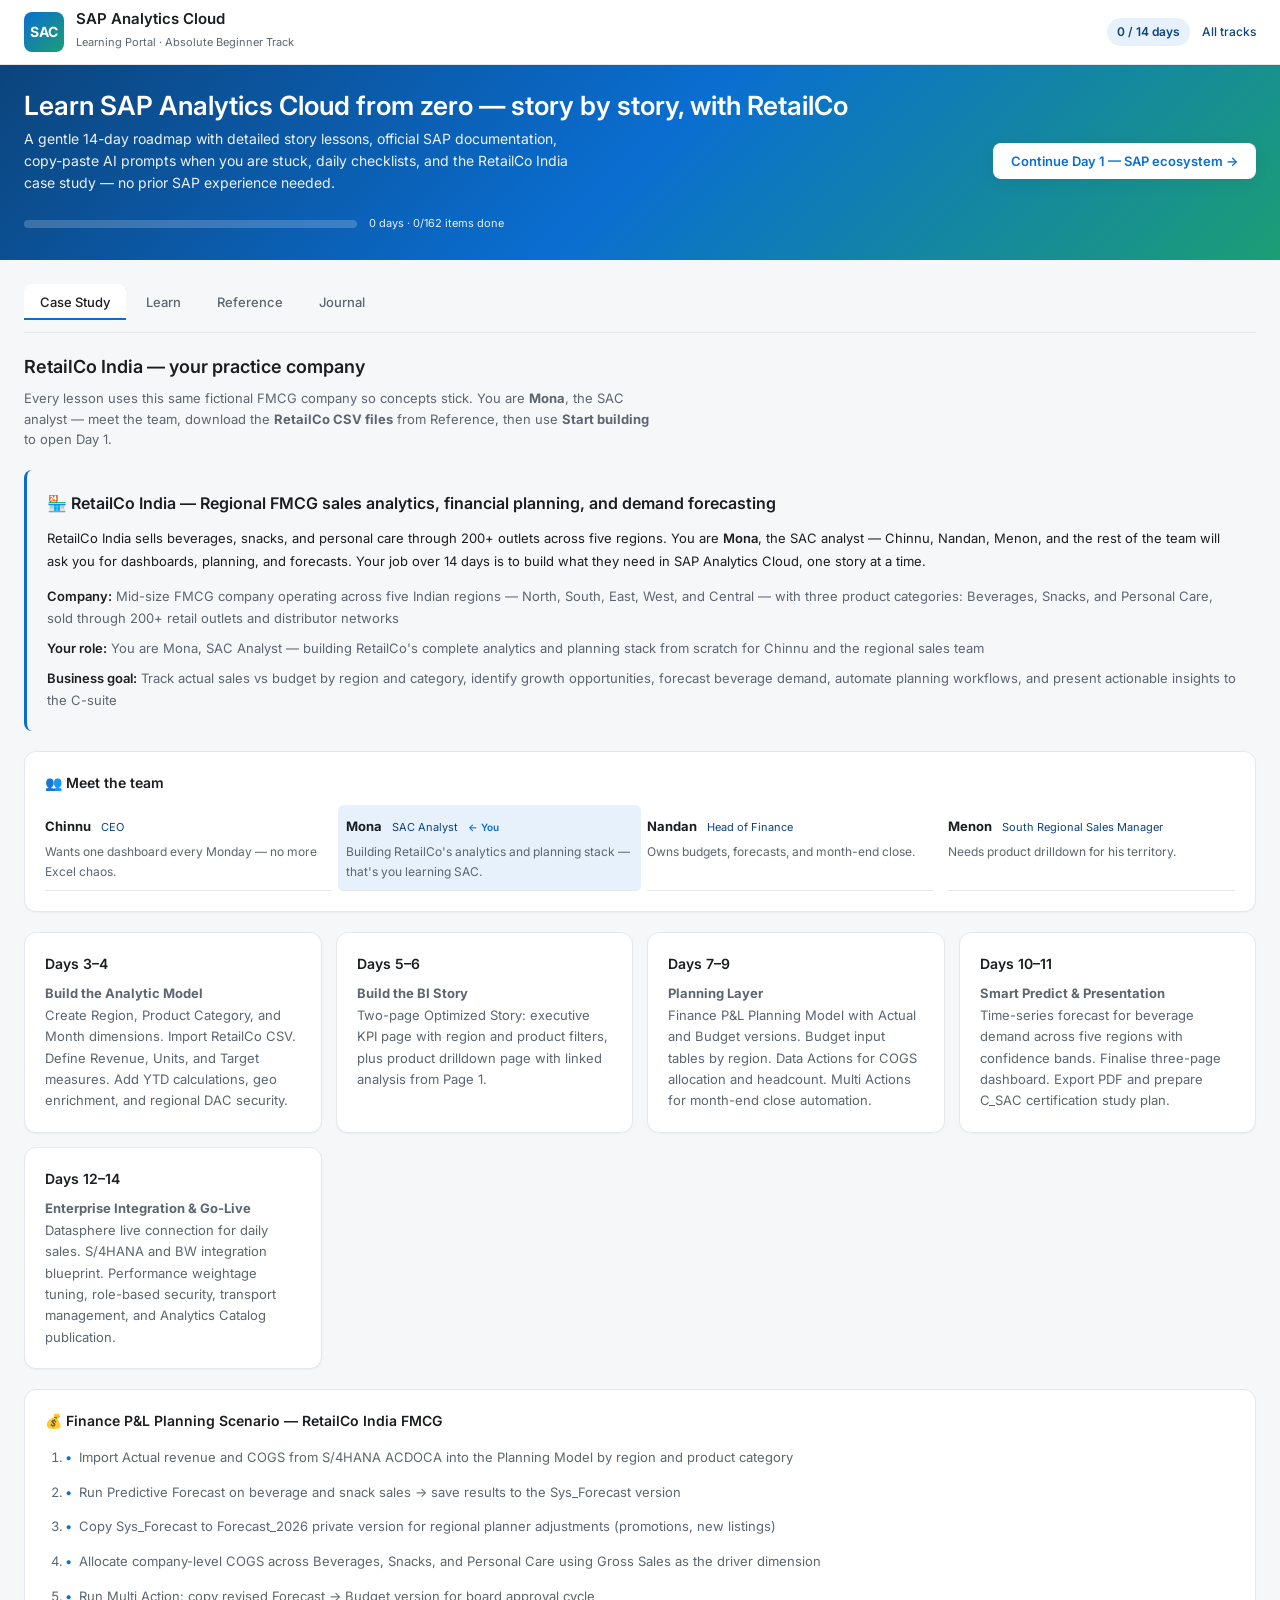
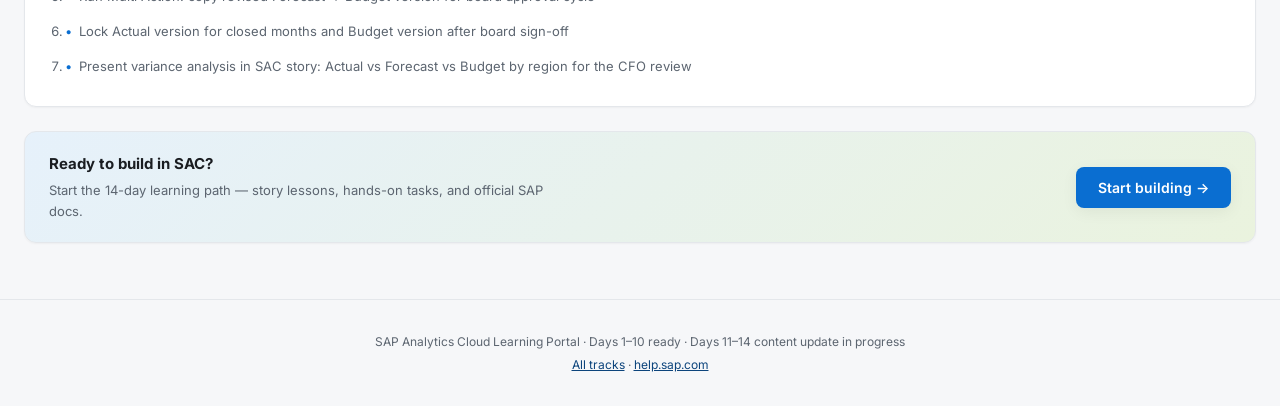
<file: sap_sac_beginner_portal.html>
<!DOCTYPE html>
<html lang="en">
<head>
  <meta charset="UTF-8">
  <meta name="viewport" content="width=device-width, initial-scale=1.0">
  <meta name="description" content="SAP Analytics Cloud for absolute beginners — 14-day story lessons, RetailCo case study, official SAP docs, and AI prompts. No prior experience needed.">
  <title>SAP Analytics Cloud Learning Portal | Absolute Beginner</title>
  <link rel="preconnect" href="https://fonts.googleapis.com">
  <link rel="preconnect" href="https://fonts.gstatic.com" crossorigin>
  <link href="https://fonts.googleapis.com/css2?family=Inter:wght@400;500;600;700&display=swap" rel="stylesheet">
  <link rel="stylesheet" href="css/sac-portal.css">
</head>
<body>

  <header class="site-header">
    <div class="header-inner">
      <a class="brand" href="#top" aria-label="SAP SAC Beginner Learning Portal">
        <div class="brand-logo" aria-hidden="true">SAC</div>
        <div class="brand-text">
          <h1>SAP Analytics Cloud</h1>
          <span id="brandSub">Learning Portal · Absolute Beginner Track</span>
        </div>
      </a>
      <div class="header-actions">
        <span class="header-progress" id="headerProgress">0 / 14 days</span>
        <a class="header-link" href="index.html">All tracks</a>
      </div>
    </div>
  </header>

  <section class="hero hero-compact" id="top">
    <div class="hero-inner hero-compact-inner">
      <div class="hero-compact-main">
        <h2 id="heroTitle">Learn SAP Analytics Cloud from zero — story by story, with RetailCo</h2>
        <p id="heroDesc" class="hero-compact-desc">14-day roadmap · RetailCo India case study · official SAP docs · AI prompts when stuck</p>
        <div class="hero-progress-row">
          <div class="progress-bar-wrap hero-progress-bar">
            <div class="progress-bar-fill" id="heroProgressBar" style="width:0%"></div>
          </div>
          <span class="hero-progress-meta" id="heroProgressDetail">0 days · 0 tasks completed</span>
        </div>
      </div>
      <button class="btn-continue" id="continueBtn" type="button">Continue learning →</button>
    </div>
  </section>

  <main class="main-container">

    <nav class="nav-bar nav-primary" aria-label="Portal sections">
      <button class="nav-btn active" data-view="case" type="button">Case Study</button>
      <button class="nav-btn" data-view="learn" type="button">Learn</button>
      <button class="nav-btn" data-view="reference" type="button">Reference</button>
      <button class="nav-btn" data-view="journal" type="button">Journal</button>
    </nav>

    <section class="view active" id="view-case" aria-labelledby="case-heading">
      <h2 id="case-heading" class="view-title">RetailCo India — your practice company</h2>
      <p class="view-lead">Every lesson uses this same fictional FMCG company so concepts stick. You are <strong>Mona</strong>, the SAC analyst — meet the team, download the <strong>RetailCo CSV files</strong> from Reference, then use <strong>Start building</strong> to open Day 1.</p>
      <div id="caseStudyContent"></div>
      <div class="case-study-cta">
        <div class="case-study-cta-text">
          <strong>Ready to build in SAC?</strong>
          <p>Start the 14-day learning path — story lessons, hands-on tasks, and official SAP docs.</p>
        </div>
        <button class="btn-start-building" id="startBuildingBtn" type="button">Start building →</button>
      </div>
    </section>

    <section class="view" id="view-learn" aria-labelledby="learn-heading">
      <h2 id="learn-heading" class="sr-only">Learning path</h2>

      <div class="learning-shell">
        <aside class="day-sidebar" id="daySidebar" aria-label="Day navigation"></aside>
        <div class="day-workspace" id="dayWorkspace" aria-live="polite"></div>
      </div>
    </section>

    <section class="view" id="view-reference" aria-labelledby="reference-heading">

      <header class="reference-hero">
        <div class="reference-hero-main">
          <h2 id="reference-heading" class="reference-hero-title">Reference</h2>
          <p class="reference-hero-lead">Setup links, RetailCo CSVs, and official SAP documentation — organized so you can find what you need fast.</p>
        </div>
        <ul class="reference-hero-pills" aria-label="Quick facts">
          <li><span class="ref-pill ref-pill--free">₹0 to start</span></li>
          <li><span class="ref-pill ref-pill--data">6 practice CSVs</span></li>
          <li><span class="ref-pill ref-pill--docs">SAP-verified links</span></li>
        </ul>
      </header>

      <nav class="reference-nav" aria-label="Jump to reference section">
        <a href="#ref-setup" class="reference-nav-link">Setup</a>
        <a href="#ref-data" class="reference-nav-link">CSV files</a>
        <a href="#ref-charts" class="reference-nav-link">Charts</a>
        <a href="#ref-resources" class="reference-nav-link">Docs</a>
        <a href="#ref-perf" class="reference-nav-link">Performance</a>
      </nav>

      <div class="reference-stack">

        <article id="ref-setup" class="reference-panel reference-panel--featured">
          <header class="reference-panel-head">
            <span class="reference-panel-icon" aria-hidden="true">🚀</span>
            <div class="reference-panel-titles">
              <h3 class="reference-panel-title">Get started free</h3>
              <p class="reference-panel-desc">Everything below is free for the first 14 days.</p>
            </div>
          </header>
          <div class="reference-panel-body">
            <div id="setupCardsGrid" class="setup-cards-grid"></div>
            <div class="reference-callout reference-callout--tip">
              <strong>Day 1 checklist</strong>
              <p>Create sap.com account → SAC 30-day trial → learning.sap.com account → bookmark help.sap.com/docs/SAP_ANALYTICS_CLOUD.</p>
            </div>
          </div>
        </article>

        <article id="ref-data" class="reference-panel reference-panel--featured reference-panel--data">
          <header class="reference-panel-head">
            <span class="reference-panel-icon" aria-hidden="true">📊</span>
            <div class="reference-panel-titles">
              <h3 class="reference-panel-title">RetailCo data files (CSV)</h3>
              <p class="reference-panel-desc">Download and import on the days listed in each hands-on lesson.</p>
            </div>
            <span class="reference-panel-badge">Required</span>
          </header>
          <div class="reference-panel-body" id="dataSourcesLibrary"></div>
        </article>

        <details id="ref-charts" class="reference-panel reference-panel--details">
          <summary class="reference-panel-summary">
            <span class="reference-panel-icon" aria-hidden="true">📈</span>
            <span class="reference-panel-summary-text">
              <span class="reference-panel-title">Stories, charts &amp; models</span>
              <span class="reference-panel-desc">Which widget fits which RetailCo question</span>
            </span>
          </summary>
          <div class="reference-panel-body" id="chartStoryGuide"></div>
        </details>

        <article id="ref-resources" class="reference-panel">
          <header class="reference-panel-head">
            <span class="reference-panel-icon" aria-hidden="true">📚</span>
            <div class="reference-panel-titles">
              <h3 class="reference-panel-title">Official resource library</h3>
              <p class="reference-panel-desc">Verified SAP documentation — use Help Portal search with each day's hint.</p>
            </div>
          </header>
          <div class="reference-panel-body reference-panel-body--resources" id="resourceLibrary"></div>
        </article>

        <details id="ref-perf" class="reference-panel reference-panel--details reference-panel--muted">
          <summary class="reference-panel-summary">
            <span class="reference-panel-icon" aria-hidden="true">⚡</span>
            <span class="reference-panel-summary-text">
              <span class="reference-panel-title">Performance tips</span>
              <span class="reference-panel-desc">Day 14 preview — model and story best practices</span>
            </span>
            <span class="reference-panel-badge reference-panel-badge--muted">Day 14</span>
          </summary>
          <div class="reference-panel-body">
            <div class="perf-cards-grid" id="perfGuide"></div>
          </div>
        </details>

      </div>
    </section>

    <section class="view" id="view-journal" aria-labelledby="journal-heading">
      <h2 id="journal-heading" class="view-title">Learning journal</h2>
      <p class="view-lead">Write like a diary — what made sense, what confused you, questions for your mentor. Saves automatically in your browser.</p>
      <textarea class="notes-area" id="globalNotes" placeholder="Dear journal, today I learned that SAC is..."></textarea>
      <div class="notes-actions">
        <button class="save-note-btn" id="saveGlobalNotes" type="button">Save journal</button>
        <span class="note-saved" id="globalNotesSaved">Saved to browser</span>
      </div>
      <div class="info-card">
        <h3>When you are stuck</h3>
        <ul>
          <li>Each day has an <strong>Ask AI</strong> tab with ready-made prompts — copy and paste into ChatGPT or Claude</li>
          <li>Start with: "I'm a complete beginner learning SAP Analytics Cloud. Please explain simply."</li>
          <li>Save helpful AI answers here or in that day's notes tab</li>
        </ul>
      </div>
    </section>

  </main>

  <footer class="site-footer">
    <p>SAP Analytics Cloud Learning Portal · Days 1–10 ready · Days 11–14 content update in progress</p>
    <p class="footer-links"><a href="index.html">All tracks</a> · <a href="https://help.sap.com/docs/SAP_ANALYTICS_CLOUD" target="_blank" rel="noopener noreferrer">help.sap.com</a></p>
  </footer>

  <script src="js/sac-links.js"></script>
  <script src="js/data-beginner.js"></script>
  <script src="js/beginner-extras.js"></script>
  <script src="js/retailco-data.js"></script>
  <script src="js/hands-on-puzzles.js"></script>
  <script src="js/sac-portal.js"></script>
</body>
</html>
</file>
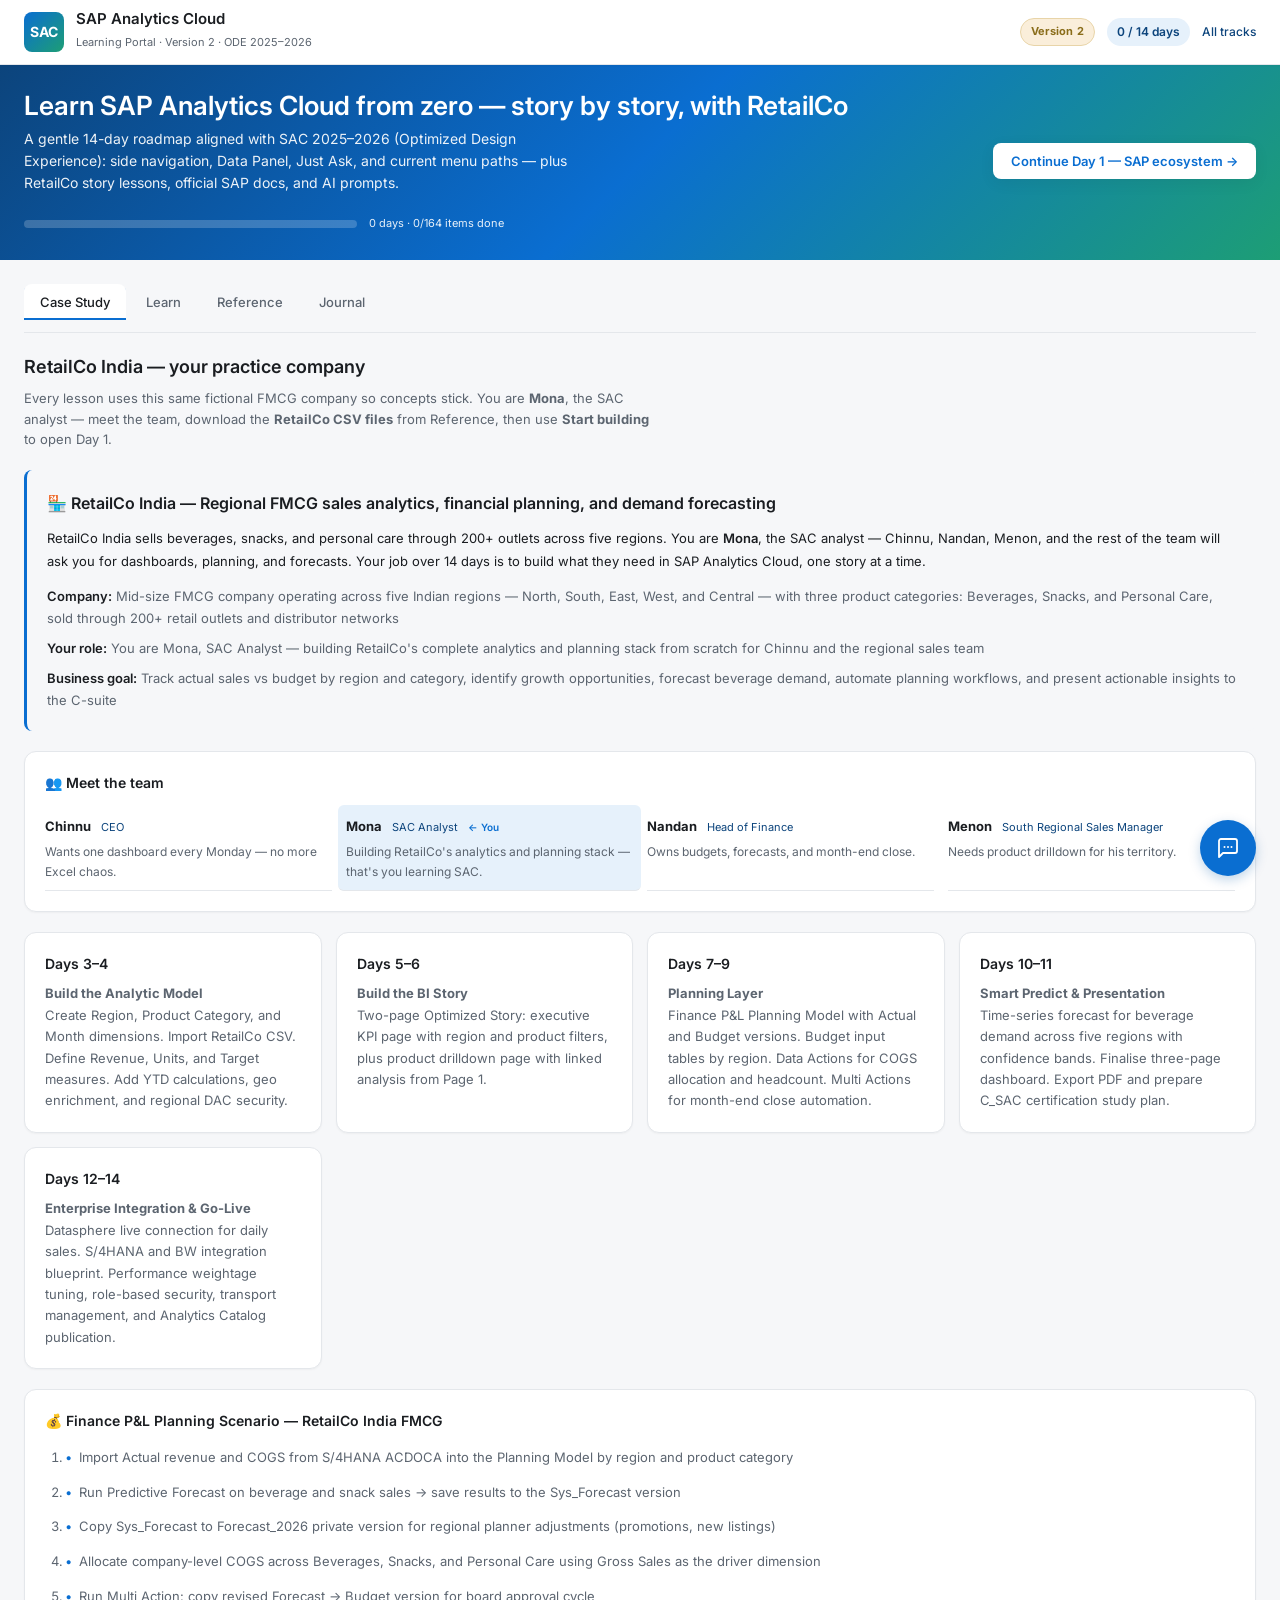
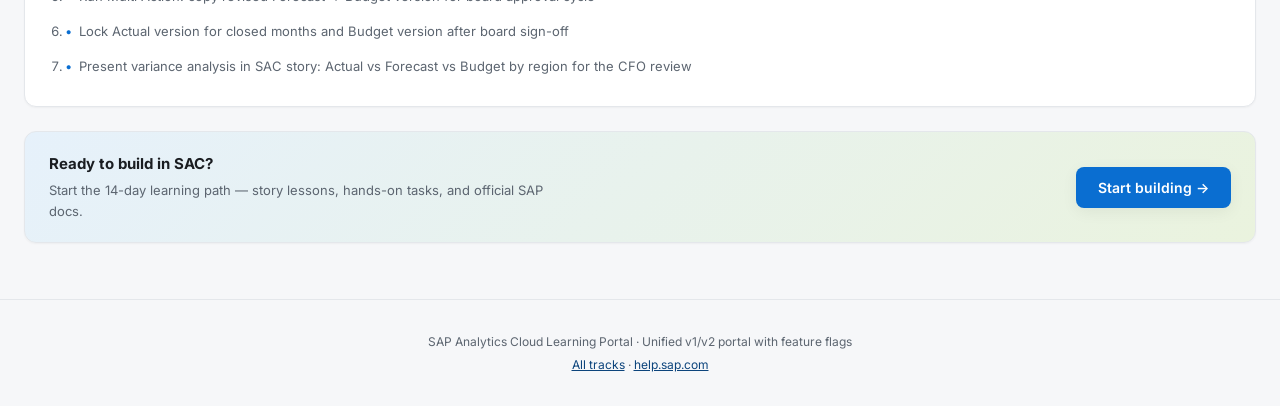
<file: sap_sac_beginner_portal_unified.html>
<!DOCTYPE html>
<html lang="en">
<head>
  <meta charset="UTF-8">
  <meta name="viewport" content="width=device-width, initial-scale=1.0">
  <meta name="description" content="SAP Analytics Cloud for absolute beginners — 14-day story lessons, RetailCo case study, official SAP docs, and AI prompts. Unified portal for v1 and v2.">
  <title>SAP Analytics Cloud Learning Portal | Beginner Track</title>
  <link rel="preconnect" href="https://fonts.googleapis.com">
  <link rel="preconnect" href="https://fonts.gstatic.com" crossorigin>
  <link href="https://fonts.googleapis.com/css2?family=Inter:wght@400;500;600;700&display=swap" rel="stylesheet">
  <!-- Portal styles (includes CSV data-source cards and column mapping tables) -->
  <link rel="stylesheet" href="css/sac-portal.css?v=20260607">
</head>
<body>

  <header class="site-header">
    <div class="header-inner">
      <a class="brand" href="#top" aria-label="SAP SAC Beginner Learning Portal">
        <div class="brand-logo" aria-hidden="true">SAC</div>
        <div class="brand-text">
          <h1>SAP Analytics Cloud</h1>
          <span id="brandSub">Learning Portal · Absolute Beginner Track</span>
        </div>
      </a>
      <div class="header-actions">
        <!-- Version badge inserted by v2-enhancements.js if v2_ui_enabled -->
        <span class="header-progress" id="headerProgress">0 / 14 days</span>
        <a class="header-link" href="index.html">All tracks</a>
      </div>
    </div>
  </header>

  <section class="hero hero-compact" id="top">
    <div class="hero-inner hero-compact-inner">
      <div class="hero-compact-main">
        <h2 id="heroTitle">Learn SAP Analytics Cloud from zero — story by story, with RetailCo</h2>
        <p id="heroDesc" class="hero-compact-desc">14-day roadmap · RetailCo India case study · official SAP docs · AI prompts when stuck</p>
        <div class="hero-progress-row">
          <div class="progress-bar-wrap hero-progress-bar">
            <div class="progress-bar-fill" id="heroProgressBar" style="width:0%"></div>
          </div>
          <span class="hero-progress-meta" id="heroProgressDetail">0 days · 0 tasks completed</span>
        </div>
      </div>
      <button class="btn-continue" id="continueBtn" type="button">Continue learning →</button>
    </div>
  </section>

  <main class="main-container">

    <nav class="nav-bar nav-primary" aria-label="Portal sections">
      <button class="nav-btn active" data-view="case" type="button" aria-controls="view-case" aria-current="page">Case Study</button>
      <button class="nav-btn" data-view="learn" type="button" aria-controls="view-learn">Learn</button>
      <button class="nav-btn" data-view="reference" type="button" aria-controls="view-reference">Reference</button>
      <button class="nav-btn" data-view="journal" type="button" aria-controls="view-journal">Journal</button>
    </nav>

    <section class="view active" id="view-case" aria-labelledby="case-heading">
      <h2 id="case-heading" class="view-title">RetailCo India — your practice company</h2>
      <p class="view-lead">Every lesson uses this same fictional FMCG company so concepts stick. You are <strong>Mona</strong>, the SAC analyst — meet the team, download the <strong>RetailCo CSV files</strong> from Reference, then use <strong>Start building</strong> to open Day 1.</p>
      <div id="caseStudyContent"></div>
      <div class="case-study-cta">
        <div class="case-study-cta-text">
          <strong>Ready to build in SAC?</strong>
          <p>Start the 14-day learning path — story lessons, hands-on tasks, and official SAP docs.</p>
        </div>
        <button class="btn-start-building" id="startBuildingBtn" type="button">Start building →</button>
      </div>
    </section>

    <section class="view" id="view-learn" aria-labelledby="learn-heading">
      <h2 id="learn-heading" class="sr-only">Learning path</h2>

      <div class="learning-shell">
        <aside class="day-sidebar" id="daySidebar" aria-label="Day navigation"></aside>
        <div class="day-workspace" id="dayWorkspace" aria-live="polite"></div>
      </div>
    </section>

    <section class="view" id="view-reference" aria-labelledby="reference-heading">

      <header class="reference-hero">
        <div class="reference-hero-main">
          <h2 id="reference-heading" class="reference-hero-title">Reference</h2>
          <p class="reference-hero-lead">Setup links, RetailCo CSVs, SAC 2025–2026 guides, and official documentation — organized so you can find what you need fast.</p>
        </div>
        <ul class="reference-hero-pills" aria-label="Quick facts">
          <li><span class="ref-pill ref-pill--free">₹0 to start</span></li>
          <li><span class="ref-pill ref-pill--data">6 practice CSVs</span></li>
          <li><span class="ref-pill ref-pill--docs">SAP-verified links</span></li>
        </ul>
      </header>

      <nav class="reference-nav" aria-label="Jump to reference section">
        <a href="#ref-setup" class="reference-nav-link">Setup</a>
        <a href="#ref-ode" class="reference-nav-link">ODE nav</a>
        <a href="#ref-geo" class="reference-nav-link">Geo maps</a>
        <a href="#ref-data" class="reference-nav-link">CSV files</a>
        <a href="#ref-charts" class="reference-nav-link">Charts</a>
        <a href="#ref-resources" class="reference-nav-link">Docs</a>
        <a href="#ref-perf" class="reference-nav-link">Performance</a>
      </nav>

      <div class="reference-stack">

        <article id="ref-setup" class="reference-panel reference-panel--featured">
          <header class="reference-panel-head">
            <span class="reference-panel-icon" aria-hidden="true">🚀</span>
            <div class="reference-panel-titles">
              <h3 class="reference-panel-title">Get started free</h3>
              <p class="reference-panel-desc">Everything below is free for the first 14 days.</p>
            </div>
          </header>
          <div class="reference-panel-body">
            <div id="setupCardsGrid" class="setup-cards-grid"></div>
            <div class="reference-callout reference-callout--tip">
              <strong>Day 1 checklist</strong>
              <p>Create sap.com account → SAC 30-day trial → learning.sap.com account → bookmark help.sap.com/docs/SAP_ANALYTICS_CLOUD.</p>
            </div>
          </div>
        </article>

        <details id="ref-ode" class="reference-panel reference-panel--details">
          <summary class="reference-panel-summary">
            <span class="reference-panel-icon" aria-hidden="true">🧭</span>
            <span class="reference-panel-summary-text">
              <span class="reference-panel-title">SAC 2025–2026 navigation (ODE)</span>
              <span class="reference-panel-desc">Menu paths, story panels, and new features</span>
            </span>
          </summary>
          <div class="reference-panel-body" id="odeNavigationGuide"></div>
        </details>

        <details id="ref-geo" class="reference-panel reference-panel--details">
          <summary class="reference-panel-summary">
            <span class="reference-panel-icon" aria-hidden="true">🗺️</span>
            <span class="reference-panel-summary-text">
              <span class="reference-panel-title">Geo enrichment &amp; choropleth maps</span>
              <span class="reference-panel-desc">Coordinates, area names, and RetailCo map paths</span>
            </span>
          </summary>
          <div class="reference-panel-body" id="geoEnrichmentGuide"></div>
        </details>

        <article id="ref-data" class="reference-panel reference-panel--featured reference-panel--data">
          <header class="reference-panel-head">
            <span class="reference-panel-icon" aria-hidden="true">📊</span>
            <div class="reference-panel-titles">
              <h3 class="reference-panel-title">RetailCo data files (CSV)</h3>
              <p class="reference-panel-desc">Download and import on the days listed in each hands-on lesson.</p>
            </div>
            <span class="reference-panel-badge">Required</span>
          </header>
          <div class="reference-panel-body" id="dataSourcesLibrary"></div>
        </article>

        <details id="ref-charts" class="reference-panel reference-panel--details">
          <summary class="reference-panel-summary">
            <span class="reference-panel-icon" aria-hidden="true">📈</span>
            <span class="reference-panel-summary-text">
              <span class="reference-panel-title">Stories, charts &amp; models</span>
              <span class="reference-panel-desc">Which widget fits which RetailCo question</span>
            </span>
          </summary>
          <div class="reference-panel-body" id="chartStoryGuide"></div>
        </details>

        <article id="ref-resources" class="reference-panel">
          <header class="reference-panel-head">
            <span class="reference-panel-icon" aria-hidden="true">📚</span>
            <div class="reference-panel-titles">
              <h3 class="reference-panel-title">Official resource library</h3>
              <p class="reference-panel-desc">Verified SAP documentation — use Help Portal search with each day's hint.</p>
            </div>
          </header>
          <div class="reference-panel-body reference-panel-body--resources" id="resourceLibrary"></div>
        </article>

        <details id="ref-perf" class="reference-panel reference-panel--details reference-panel--muted">
          <summary class="reference-panel-summary">
            <span class="reference-panel-icon" aria-hidden="true">⚡</span>
            <span class="reference-panel-summary-text">
              <span class="reference-panel-title">Performance tips</span>
              <span class="reference-panel-desc">Day 14 preview — model and story best practices</span>
            </span>
            <span class="reference-panel-badge reference-panel-badge--muted">Day 14</span>
          </summary>
          <div class="reference-panel-body">
            <div class="perf-cards-grid" id="perfGuide"></div>
          </div>
        </details>

      </div>
    </section>

    <section class="view" id="view-journal" aria-labelledby="journal-heading">
      <h2 id="journal-heading" class="view-title">Learning journal</h2>
      <p class="view-lead">Write like a diary — what made sense, what confused you, questions for your mentor. Saves automatically in your browser.</p>
      <label class="sr-only" for="globalNotes">Learning journal notes</label>
      <textarea class="notes-area" id="globalNotes" placeholder="Dear journal, today I learned that SAC is..."></textarea>
      <div class="notes-actions">
        <button class="save-note-btn" id="saveGlobalNotes" type="button">Save journal</button>
        <span class="note-saved" id="globalNotesSaved">Saved to browser</span>
      </div>
      <div class="info-card">
        <h3>When you are stuck</h3>
        <ul>
          <li>Use the <strong>SAC AI Tutor</strong> button for portal help, or copy a ready-made prompt from each day's Ask AI tab</li>
          <li>Start with: "I'm a complete beginner learning SAP Analytics Cloud. Please explain simply."</li>
          <li>Save helpful AI answers here or in that day's notes tab</li>
        </ul>
      </div>
    </section>

  </main>

  <footer class="site-footer">
    <p>SAP Analytics Cloud Learning Portal · Unified v1/v2 portal with feature flags</p>
    <p class="footer-links"><a href="index.html">All tracks</a> · <a href="https://help.sap.com/docs/SAP_ANALYTICS_CLOUD" target="_blank" rel="noopener noreferrer">help.sap.com</a></p>
  </footer>

  <!-- Shared config/API boundary -->
  <script src="js/modules/core/api-client.js?v=20260607"></script>
  <script src="js/modules/core/feature-flags-loader.js?v=20260607"></script>

  <!-- V2 portal content and data -->
  <script src="js/sac-links-v2.js"></script>
  <script src="js/data-beginner-v2.js"></script>
  <script src="js/beginner-extras-v2.js"></script>
  <script src="js/retailco-data-v2.js"></script>
  <script src="js/geo-enrichment-guide.js"></script>
  <script src="js/hands-on-puzzles-v2.js"></script>

  <!-- Portal UI and optional feature-flagged enhancements -->
  <script src="js/modules/features/v2-enhancements.js?v=20260607"></script>
  <script src="js/sac-portal-v2.js?v=20260607"></script>
  <script>
    Promise.all([
      window.appApiClient?.init(),
      window.FeatureFlagsLoader?.init()
    ]).then(async () => {
      window.V2Enhancements?.init();

      const chatbotConfig = await window.appApiClient?.getChatbotConfig();
      if (!chatbotConfig?.enabled || !window.FeatureFlagsLoader?.isEnabled('ai_assistant_beta')) return;

      window.CHATBOT_CONFIG = {
        apiUrl: chatbotConfig.apiUrl,
        userName: 'Learner',
        maxHistory: 8
      };
      const script = document.createElement('script');
      script.src = 'js/chatbot.js?v=20260607';
      script.defer = true;
      document.body.appendChild(script);
    }).catch((error) => {
      console.error('[Portal] Optional feature initialization failed:', error);
    });
  </script>

</body>
</html>
</file>
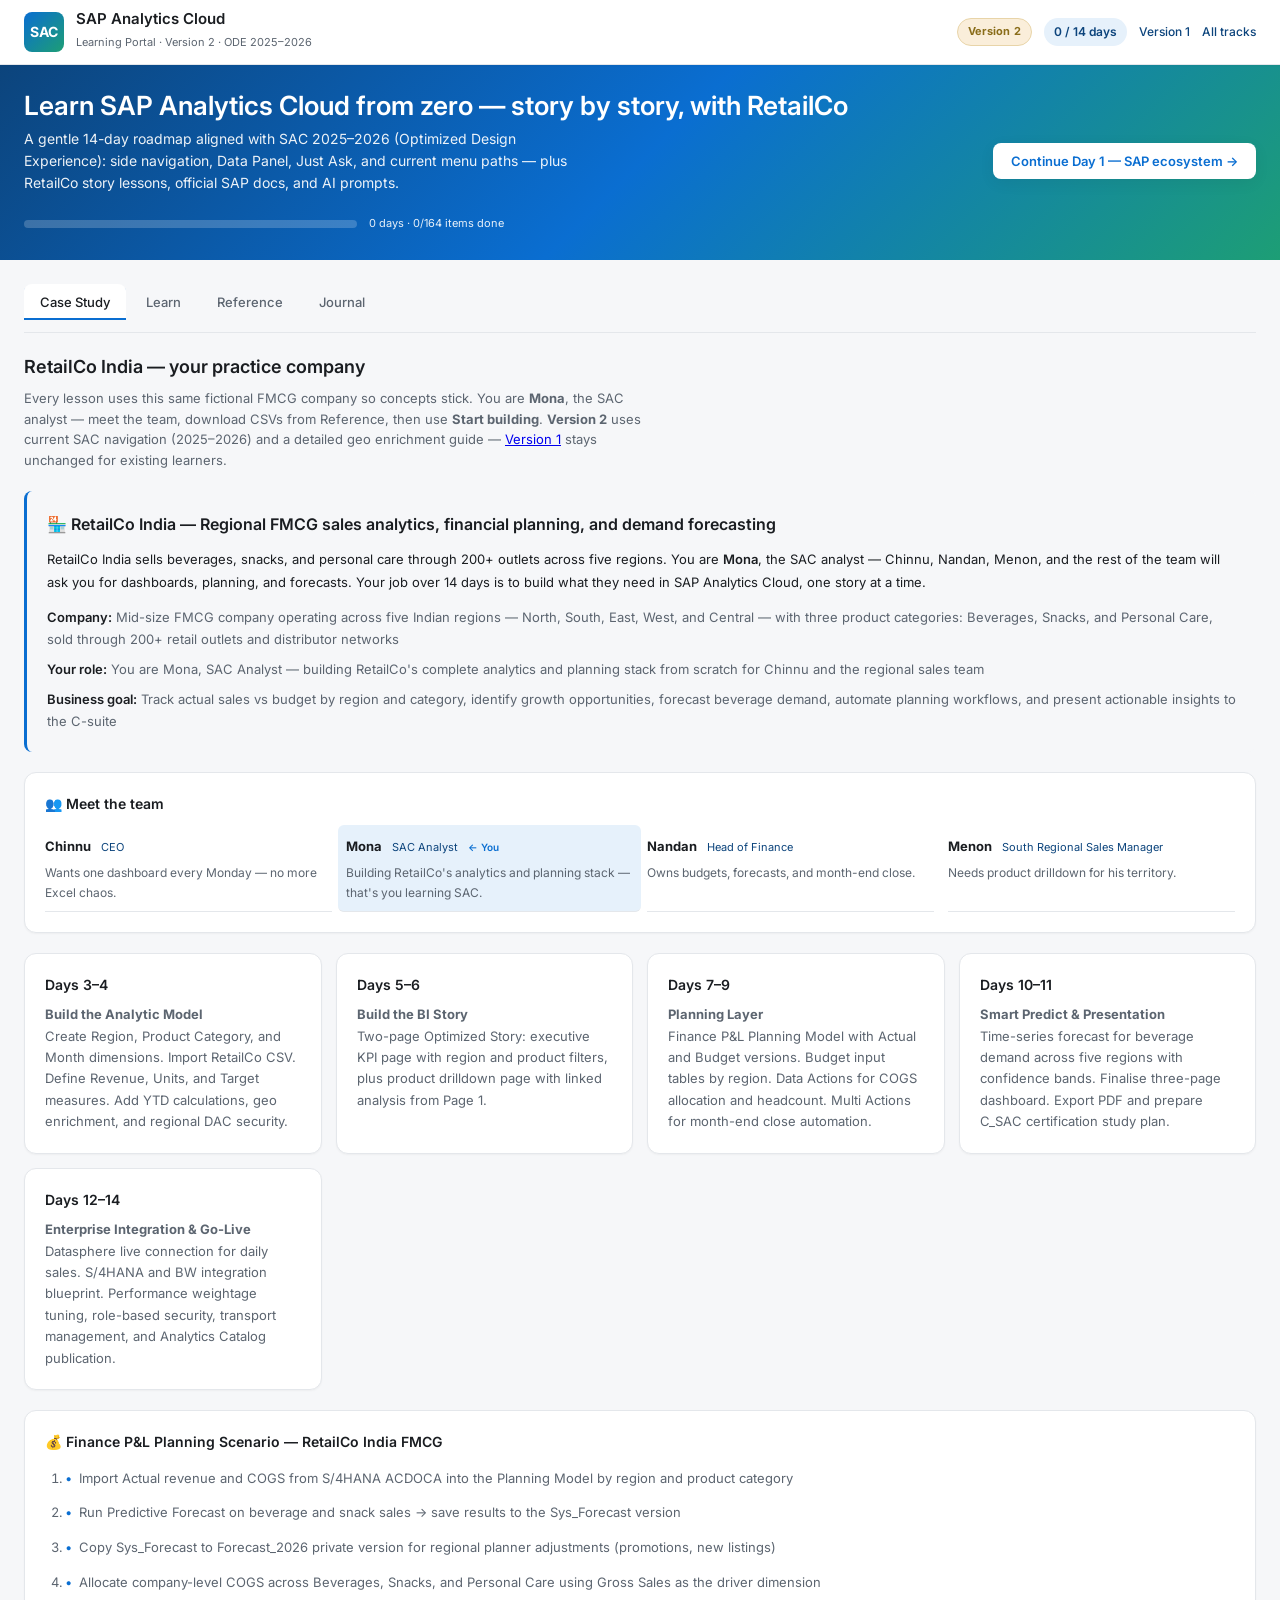
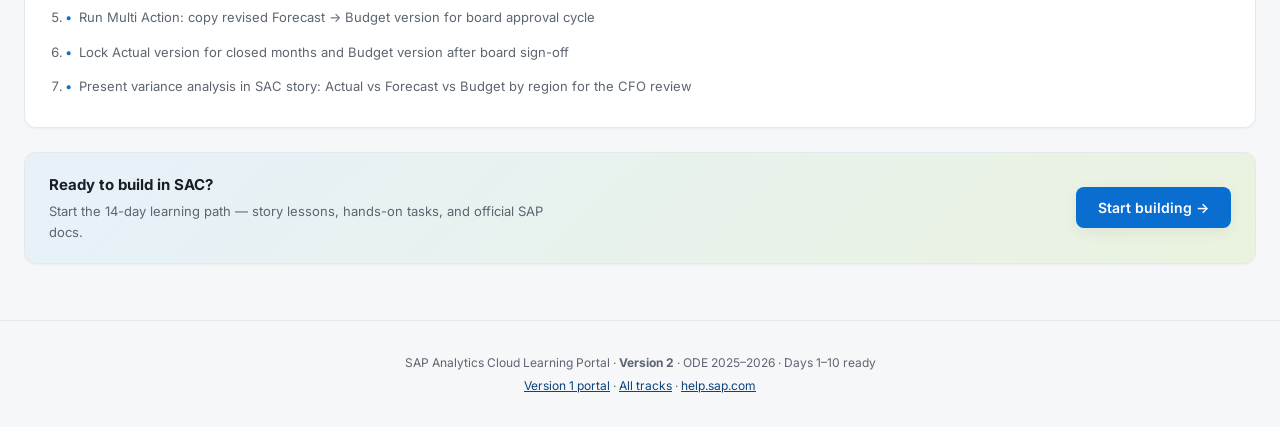
<file: sap_sac_beginner_portal_v2.html>
<!DOCTYPE html>
<html lang="en">
<head>
  <meta charset="UTF-8">
  <meta name="viewport" content="width=device-width, initial-scale=1.0">
  <meta name="description" content="SAP Analytics Cloud Version 2 — ODE 2025–2026 paths, detailed geo enrichment guide, RetailCo case study">
  <title>SAP Analytics Cloud Learning Portal | Version 2</title>
  <link rel="preconnect" href="https://fonts.googleapis.com">
  <link rel="preconnect" href="https://fonts.gstatic.com" crossorigin>
  <link href="https://fonts.googleapis.com/css2?family=Inter:wght@400;500;600;700&display=swap" rel="stylesheet">
  <link rel="stylesheet" href="css/sac-portal.css">
</head>
<body>

  <header class="site-header">
    <div class="header-inner">
      <a class="brand" href="#top" aria-label="SAP SAC Beginner Learning Portal">
        <div class="brand-logo" aria-hidden="true">SAC</div>
        <div class="brand-text">
          <h1>SAP Analytics Cloud</h1>
          <span id="brandSub">Learning Portal · Absolute Beginner Track</span>
        </div>
      </a>
      <div class="header-actions">
        <span class="header-sac-badge" id="sacVersionBadge" title="Version 2">Version 2</span>
        <span class="header-progress" id="headerProgress">0 / 14 days</span>
        <a class="header-link" href="sap_sac_beginner_portal.html">Version 1</a>
        <a class="header-link" href="index.html">All tracks</a>
      </div>
    </div>
  </header>

  <section class="hero hero-compact" id="top">
    <div class="hero-inner hero-compact-inner">
      <div class="hero-compact-main">
        <h2 id="heroTitle">Learn SAP Analytics Cloud from zero — story by story, with RetailCo</h2>
        <p id="heroDesc" class="hero-compact-desc">14-day roadmap · RetailCo India case study · official SAP docs · AI prompts when stuck</p>
        <div class="hero-progress-row">
          <div class="progress-bar-wrap hero-progress-bar">
            <div class="progress-bar-fill" id="heroProgressBar" style="width:0%"></div>
          </div>
          <span class="hero-progress-meta" id="heroProgressDetail">0 days · 0 tasks completed</span>
        </div>
      </div>
      <button class="btn-continue" id="continueBtn" type="button">Continue learning →</button>
    </div>
  </section>

  <main class="main-container">

    <nav class="nav-bar nav-primary" aria-label="Portal sections">
      <button class="nav-btn active" data-view="case" type="button">Case Study</button>
      <button class="nav-btn" data-view="learn" type="button">Learn</button>
      <button class="nav-btn" data-view="reference" type="button">Reference</button>
      <button class="nav-btn" data-view="journal" type="button">Journal</button>
    </nav>

    <section class="view active" id="view-case" aria-labelledby="case-heading">
      <h2 id="case-heading" class="view-title">RetailCo India — your practice company</h2>
      <p class="view-lead">Every lesson uses this same fictional FMCG company so concepts stick. You are <strong>Mona</strong>, the SAC analyst — meet the team, download CSVs from Reference, then use <strong>Start building</strong>. <strong>Version 2</strong> uses current SAC navigation (2025–2026) and a detailed geo enrichment guide — <a href="sap_sac_beginner_portal.html">Version 1</a> stays unchanged for existing learners.</p>
      <div id="caseStudyContent"></div>
      <div class="case-study-cta">
        <div class="case-study-cta-text">
          <strong>Ready to build in SAC?</strong>
          <p>Start the 14-day learning path — story lessons, hands-on tasks, and official SAP docs.</p>
        </div>
        <button class="btn-start-building" id="startBuildingBtn" type="button">Start building →</button>
      </div>
    </section>

    <section class="view" id="view-learn" aria-labelledby="learn-heading">
      <h2 id="learn-heading" class="sr-only">Learning path</h2>

      <div class="learning-shell">
        <aside class="day-sidebar" id="daySidebar" aria-label="Day navigation"></aside>
        <div class="day-workspace" id="dayWorkspace" aria-live="polite"></div>
      </div>
    </section>

    <section class="view" id="view-reference" aria-labelledby="reference-heading">

      <header class="reference-hero">
        <div class="reference-hero-main">
          <h2 id="reference-heading" class="reference-hero-title">Reference</h2>
          <p class="reference-hero-lead">Setup links, RetailCo CSVs, SAC 2025–2026 guides, and official documentation — organized so you can find what you need fast.</p>
        </div>
        <ul class="reference-hero-pills" aria-label="Quick facts">
          <li><span class="ref-pill ref-pill--free">₹0 to start</span></li>
          <li><span class="ref-pill ref-pill--data">6 practice CSVs</span></li>
          <li><span class="ref-pill ref-pill--docs">SAP-verified links</span></li>
        </ul>
      </header>

      <nav class="reference-nav" aria-label="Jump to reference section">
        <a href="#ref-setup" class="reference-nav-link">Setup</a>
        <a href="#ref-ode" class="reference-nav-link">ODE nav</a>
        <a href="#ref-geo" class="reference-nav-link">Geo maps</a>
        <a href="#ref-data" class="reference-nav-link">CSV files</a>
        <a href="#ref-charts" class="reference-nav-link">Charts</a>
        <a href="#ref-resources" class="reference-nav-link">Docs</a>
        <a href="#ref-perf" class="reference-nav-link">Performance</a>
      </nav>

      <div class="reference-stack">

        <article id="ref-setup" class="reference-panel reference-panel--featured">
          <header class="reference-panel-head">
            <span class="reference-panel-icon" aria-hidden="true">🚀</span>
            <div class="reference-panel-titles">
              <h3 class="reference-panel-title">Get started free</h3>
              <p class="reference-panel-desc">Everything below is free for the first 14 days.</p>
            </div>
          </header>
          <div class="reference-panel-body">
            <div id="setupCardsGrid" class="setup-cards-grid"></div>
            <div class="reference-callout reference-callout--tip">
              <strong>Day 1 checklist</strong>
              <p>Create sap.com account → SAC 30-day trial → learning.sap.com account → bookmark help.sap.com/docs/SAP_ANALYTICS_CLOUD.</p>
            </div>
          </div>
        </article>

        <details id="ref-ode" class="reference-panel reference-panel--details">
          <summary class="reference-panel-summary">
            <span class="reference-panel-icon" aria-hidden="true">🧭</span>
            <span class="reference-panel-summary-text">
              <span class="reference-panel-title">SAC 2025–2026 navigation (ODE)</span>
              <span class="reference-panel-desc">Menu paths, story panels, and new features</span>
            </span>
          </summary>
          <div class="reference-panel-body" id="odeNavigationGuide"></div>
        </details>

        <details id="ref-geo" class="reference-panel reference-panel--details">
          <summary class="reference-panel-summary">
            <span class="reference-panel-icon" aria-hidden="true">🗺️</span>
            <span class="reference-panel-summary-text">
              <span class="reference-panel-title">Geo enrichment &amp; choropleth maps</span>
              <span class="reference-panel-desc">Coordinates, area names, and RetailCo map paths</span>
            </span>
          </summary>
          <div class="reference-panel-body" id="geoEnrichmentGuide"></div>
        </details>

        <article id="ref-data" class="reference-panel reference-panel--featured reference-panel--data">
          <header class="reference-panel-head">
            <span class="reference-panel-icon" aria-hidden="true">📊</span>
            <div class="reference-panel-titles">
              <h3 class="reference-panel-title">RetailCo data files (CSV)</h3>
              <p class="reference-panel-desc">Download and import on the days listed in each hands-on lesson.</p>
            </div>
            <span class="reference-panel-badge">Required</span>
          </header>
          <div class="reference-panel-body" id="dataSourcesLibrary"></div>
        </article>

        <details id="ref-charts" class="reference-panel reference-panel--details">
          <summary class="reference-panel-summary">
            <span class="reference-panel-icon" aria-hidden="true">📈</span>
            <span class="reference-panel-summary-text">
              <span class="reference-panel-title">Stories, charts &amp; models</span>
              <span class="reference-panel-desc">Which widget fits which RetailCo question</span>
            </span>
          </summary>
          <div class="reference-panel-body" id="chartStoryGuide"></div>
        </details>

        <article id="ref-resources" class="reference-panel">
          <header class="reference-panel-head">
            <span class="reference-panel-icon" aria-hidden="true">📚</span>
            <div class="reference-panel-titles">
              <h3 class="reference-panel-title">Official resource library</h3>
              <p class="reference-panel-desc">Verified SAP documentation — use Help Portal search with each day's hint.</p>
            </div>
          </header>
          <div class="reference-panel-body reference-panel-body--resources" id="resourceLibrary"></div>
        </article>

        <details id="ref-perf" class="reference-panel reference-panel--details reference-panel--muted">
          <summary class="reference-panel-summary">
            <span class="reference-panel-icon" aria-hidden="true">⚡</span>
            <span class="reference-panel-summary-text">
              <span class="reference-panel-title">Performance tips</span>
              <span class="reference-panel-desc">Day 14 preview — model and story best practices</span>
            </span>
            <span class="reference-panel-badge reference-panel-badge--muted">Day 14</span>
          </summary>
          <div class="reference-panel-body">
            <div class="perf-cards-grid" id="perfGuide"></div>
          </div>
        </details>

      </div>
    </section>

    <section class="view" id="view-journal" aria-labelledby="journal-heading">
      <h2 id="journal-heading" class="view-title">Learning journal</h2>
      <p class="view-lead">Write like a diary — what made sense, what confused you, questions for your mentor. Saves automatically in your browser.</p>
      <textarea class="notes-area" id="globalNotes" placeholder="Dear journal, today I learned that SAC is..."></textarea>
      <div class="notes-actions">
        <button class="save-note-btn" id="saveGlobalNotes" type="button">Save journal</button>
        <span class="note-saved" id="globalNotesSaved">Saved to browser</span>
      </div>
      <div class="info-card">
        <h3>When you are stuck</h3>
        <ul>
          <li>Each day has an <strong>Ask AI</strong> tab with ready-made prompts — copy and paste into ChatGPT or Claude</li>
          <li>Start with: "I'm a complete beginner learning SAP Analytics Cloud. Please explain simply."</li>
          <li>Save helpful AI answers here or in that day's notes tab</li>
        </ul>
      </div>
    </section>

  </main>

  <footer class="site-footer">
    <p>SAP Analytics Cloud Learning Portal · <strong>Version 2</strong> · ODE 2025–2026 · Days 1–10 ready</p>
    <p class="footer-links"><a href="sap_sac_beginner_portal.html">Version 1 portal</a> · <a href="index.html">All tracks</a> · <a href="https://help.sap.com/docs/SAP_ANALYTICS_CLOUD" target="_blank" rel="noopener noreferrer">help.sap.com</a></p>
  </footer>

  <script src="js/sac-links-v2.js"></script>
  <script src="js/data-beginner-v2.js"></script>
  <script src="js/beginner-extras-v2.js"></script>
  <script src="js/retailco-data-v2.js"></script>
  <script src="js/geo-enrichment-guide.js"></script>
  <script src="js/hands-on-puzzles-v2.js"></script>
  <script src="js/sac-portal-v2.js"></script>
</body>
</html>
</file>
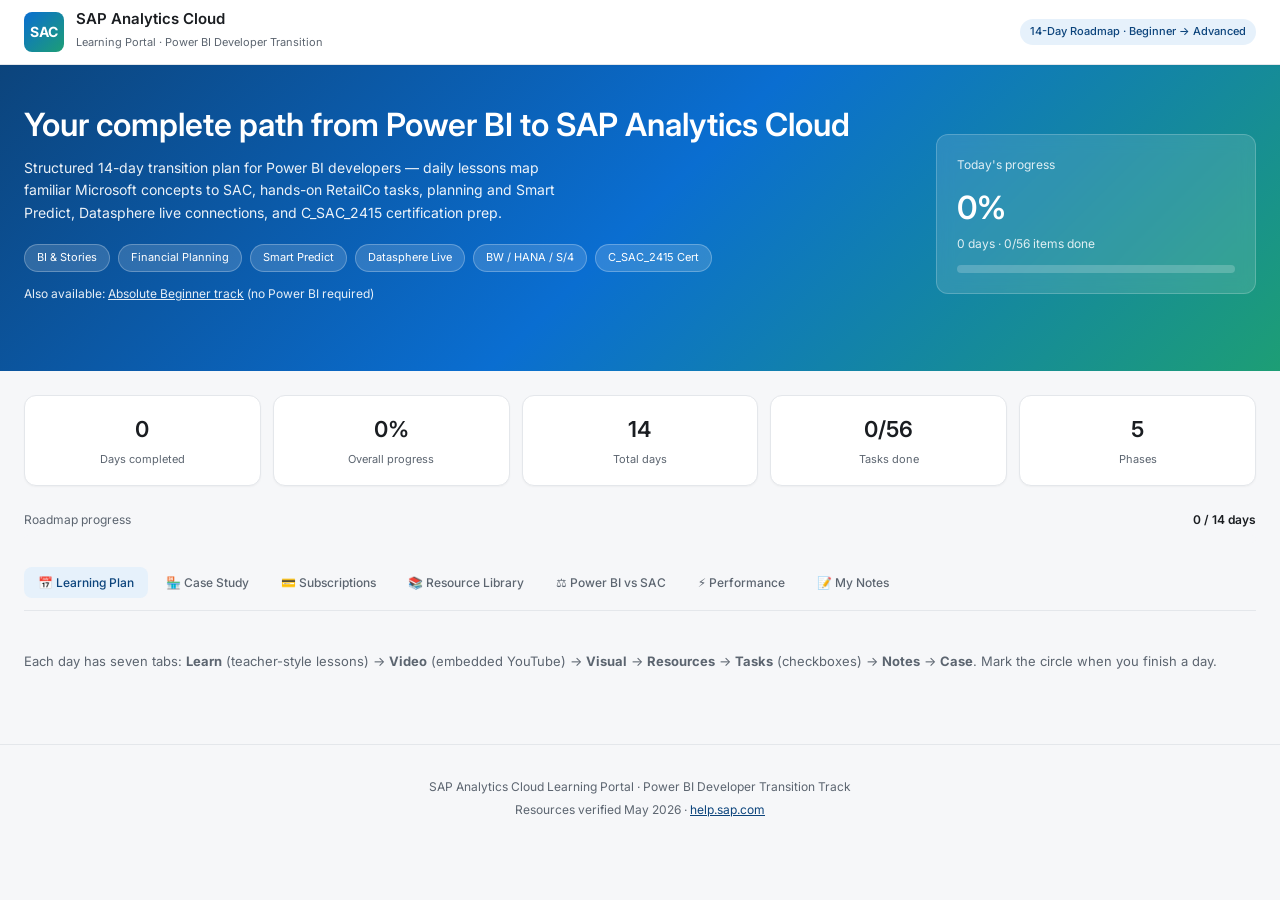
<file: sap_sac_learning_portal.html>
<!DOCTYPE html>
<html lang="en">
<head>
  <meta charset="UTF-8">
  <meta name="viewport" content="width=device-width, initial-scale=1.0">
  <meta name="description" content="SAP Analytics Cloud Learning Portal — complete roadmap for Power BI developers transitioning to SAC.">
  <title>SAP Analytics Cloud | Power BI Developer Transition</title>
  <link rel="preconnect" href="https://fonts.googleapis.com">
  <link rel="preconnect" href="https://fonts.gstatic.com" crossorigin>
  <link href="https://fonts.googleapis.com/css2?family=Inter:wght@400;500;600;700&display=swap" rel="stylesheet">
  <link rel="stylesheet" href="css/sac-portal.css">
</head>
<body>

  <header class="site-header">
    <div class="header-inner">
      <a class="brand" href="#top" aria-label="SAP SAC Learning Portal home">
        <div class="brand-logo" aria-hidden="true">SAC</div>
        <div class="brand-text">
          <h1>SAP Analytics Cloud</h1>
          <span id="brandSub">Learning Portal · Power BI Developer Transition</span>
        </div>
      </a>
      <span class="header-badge">14-Day Roadmap · Beginner → Advanced</span>
    </div>
  </header>

  <section class="hero" id="top">
    <div class="hero-inner">
      <div class="hero-grid">
        <div>
          <h2 id="heroTitle">Your complete path from Power BI to SAP Analytics Cloud</h2>
          <p id="heroDesc">Structured 14-day transition plan with teacher-style lessons, daily checklists, verified SAP documentation links, the RetailCo India case study, planning scenarios, and certification prep.</p>
          <div class="hero-tags">
            <span class="hero-tag">BI &amp; Stories</span>
            <span class="hero-tag">Financial Planning</span>
            <span class="hero-tag">Smart Predict</span>
            <span class="hero-tag">Datasphere Live</span>
            <span class="hero-tag">BW / HANA / S/4</span>
            <span class="hero-tag">C_SAC_2415 Cert</span>
          </div>
          <p style="margin-top:12px;font-size:12px;opacity:0.9">Also available: <a href="sap_sac_beginner_portal.html" style="color:#fff;text-decoration:underline">Absolute Beginner track</a> (no Power BI required)</p>
        </div>
        <aside class="hero-card" aria-label="Your learning progress">
          <div class="hero-card-title">Today's progress</div>
          <div class="hero-progress-num" id="heroProgressNum">0%</div>
          <div class="hero-progress-label" id="heroProgressDetail">0 days · 0 tasks completed</div>
          <div class="progress-bar-wrap">
            <div class="progress-bar-fill" id="heroProgressBar" style="width:0%"></div>
          </div>
        </aside>
      </div>
    </div>
  </section>

  <main class="main-container">

    <section aria-label="Learning metrics">
      <div class="metrics-strip">
        <div class="mcard"><div class="mval" id="mDone">0</div><div class="mlbl">Days completed</div></div>
        <div class="mcard"><div class="mval" id="mPct">0%</div><div class="mlbl">Overall progress</div></div>
        <div class="mcard"><div class="mval">14</div><div class="mlbl">Total days</div></div>
        <div class="mcard"><div class="mval" id="mTasks">0/0</div><div class="mlbl">Tasks done</div></div>
        <div class="mcard"><div class="mval">5</div><div class="mlbl">Phases</div></div>
      </div>
      <div style="margin-bottom:1.5rem">
        <div style="display:flex;justify-content:space-between;align-items:center;margin-bottom:6px">
          <span style="font-size:12px;color:var(--color-text-secondary)">Roadmap progress</span>
          <span style="font-size:12px;font-weight:600;color:var(--color-text-primary)" id="progLabel">0 / 14 days</span>
        </div>
        <div class="progress-bar-wrap" style="background:var(--color-background-secondary);height:8px">
          <div class="progress-bar-fill" id="mainProgress" style="width:0%;background:linear-gradient(90deg,var(--sap-blue),var(--sap-teal))"></div>
        </div>
      </div>
    </section>

    <nav class="nav-bar" aria-label="Portal sections">
      <button class="nav-btn active" data-view="plan" type="button">📅 Learning Plan</button>
      <button class="nav-btn" data-view="case" type="button">🏪 Case Study</button>
      <button class="nav-btn" data-view="subs" type="button">💳 Subscriptions</button>
      <button class="nav-btn" data-view="resources" type="button">📚 Resource Library</button>
      <button class="nav-btn" data-view="compare" type="button">⚖ Power BI vs SAC</button>
      <button class="nav-btn" data-view="performance" type="button">⚡ Performance</button>
      <button class="nav-btn" data-view="notes" type="button">📝 My Notes</button>
    </nav>

    <section class="view active" id="view-plan" aria-labelledby="plan-heading">
      <h2 id="plan-heading" class="sr-only">14-Day Learning Plan</h2>
      <div class="phase-legend" id="phaseLegend"></div>
      <p style="font-size:13px;color:var(--color-text-secondary);margin-bottom:1rem">
        Each day has seven tabs: <strong>Learn</strong> (teacher-style lessons) → <strong>Video</strong> (embedded YouTube) → <strong>Visual</strong> → <strong>Resources</strong> → <strong>Tasks</strong> (checkboxes) → <strong>Notes</strong> → <strong>Case</strong>. Mark the circle when you finish a day.
      </p>
      <div class="day-list" id="dayList"></div>
    </section>

    <section class="view" id="view-case" aria-labelledby="case-heading">
      <h2 id="case-heading" style="font-size:18px;font-weight:600;margin-bottom:1rem">RetailCo India — End-to-End Business Case</h2>
      <div id="caseStudyContent"></div>
    </section>

    <section class="view" id="view-subs" aria-labelledby="subs-heading">
      <h2 id="subs-heading" style="font-size:18px;font-weight:600;margin-bottom:0.5rem">Subscriptions &amp; Tools You Need</h2>
      <p style="font-size:13px;color:var(--color-text-secondary);margin-bottom:1rem">All links verified. Start free — spend only when necessary.</p>
      <div style="overflow-x:auto">
        <table class="sub-table">
          <thead>
            <tr>
              <th style="width:24%">Tool / Platform</th>
              <th style="width:36%">Purpose</th>
              <th style="width:14%">Cost</th>
              <th style="width:26%">Action</th>
            </tr>
          </thead>
          <tbody id="subsBody"></tbody>
        </table>
      </div>
      <div class="case-block" style="margin-top:1.25rem">
        <p><strong>Day 1 starter pack (zero cost):</strong> SAC 30-day Trial + SAP Learning free account + SAP Help Portal bookmark. That covers Phases 1–4 completely free.</p>
      </div>
      <h3 style="font-size:15px;font-weight:600;margin:1.5rem 0 1rem">Featured learning videos</h3>
      <div class="video-grid" id="featuredVideos"></div>
    </section>

    <section class="view" id="view-resources" aria-labelledby="resources-heading">
      <h2 id="resources-heading" style="font-size:18px;font-weight:600;margin-bottom:0.5rem">Resource Library</h2>
      <p style="font-size:13px;color:var(--color-text-secondary);margin-bottom:1.25rem">Verified official SAP links only. Use Help Portal search inside each page for specific topics.</p>
      <div id="resourceLibrary"></div>
    </section>

    <section class="view" id="view-compare" aria-labelledby="compare-heading">
      <h2 id="compare-heading" style="font-size:18px;font-weight:600;margin-bottom:0.5rem">Power BI → SAC Concept Mapping</h2>
      <p style="font-size:13px;color:var(--color-text-secondary);margin-bottom:1rem">Use this table to translate your existing Power BI knowledge during learning.</p>
      <div style="overflow-x:auto">
        <table class="sub-table">
          <thead><tr><th>Concept</th><th>Power BI</th><th>SAP Analytics Cloud</th></tr></thead>
          <tbody id="compareBody"></tbody>
        </table>
      </div>
    </section>

    <section class="view" id="view-performance" aria-labelledby="perf-heading">
      <h2 id="perf-heading" style="font-size:18px;font-weight:600;margin-bottom:0.5rem">Performance Optimization Guide</h2>
      <p style="font-size:13px;color:var(--color-text-secondary);margin-bottom:1.25rem">10 essential rules for building fast SAC stories.</p>
      <div class="card-grid" id="perfGuide"></div>
    </section>

    <section class="view" id="view-notes" aria-labelledby="notes-heading">
      <h2 id="notes-heading" style="font-size:18px;font-weight:600;margin-bottom:0.5rem">My Learning Notes</h2>
      <p style="font-size:13px;color:var(--color-text-secondary);margin-bottom:1rem">Global notebook plus per-day notes inside each day's Notes tab. Saved in your browser.</p>
      <textarea class="notes-area" id="globalNotes" style="min-height:200px"></textarea>
      <div style="display:flex;align-items:center;gap:8px;margin-top:8px">
        <button class="save-note-btn" id="saveGlobalNotes" type="button">💾 Save all notes</button>
        <span class="note-saved" id="globalNotesSaved">✓ Saved to browser</span>
      </div>
    </section>

  </main>

  <footer class="site-footer">
    <p>SAP Analytics Cloud Learning Portal · Power BI Developer Transition Track</p>
    <p style="margin-top:4px">Resources verified May 2026 · <a href="https://help.sap.com/docs/SAP_ANALYTICS_CLOUD" target="_blank" rel="noopener noreferrer" style="color:var(--color-text-info)">help.sap.com</a></p>
  </footer>

  <script src="js/sac-links.js"></script>
  <script src="js/data-pbi.js"></script>
  <script src="js/sac-portal.js"></script>
</body>
</html>
</file>
<file: css/sac-portal.css>
/* SAP SAC Learning Portal — Design System */
:root {
  --font-sans: "Inter", "Segoe UI", system-ui, -apple-system, sans-serif;
  --font-mono: "JetBrains Mono", "Fira Code", monospace;
  --color-background-primary: #ffffff;
  --color-background-secondary: #f6f7f9;
  --color-background-info: #e6f1fb;
  --color-background-success: #eaf3de;
  --color-text-primary: #1a1d21;
  --color-text-secondary: #5c6570;
  --color-text-info: #0c447c;
  --color-text-success: #27500a;
  --color-border-primary: #378add;
  --color-border-secondary: #c8cdd4;
  --color-border-tertiary: #e4e7eb;
  --color-border-info: #378add;
  --border-radius-sm: 6px;
  --border-radius-md: 8px;
  --border-radius-lg: 12px;
  --shadow-sm: 0 1px 2px rgba(0, 0, 0, 0.04);
  --shadow-md: 0 4px 16px rgba(0, 0, 0, 0.06);
  --shadow-lg: 0 8px 32px rgba(0, 0, 0, 0.08);
  --sap-blue: #0a6ed1;
  --sap-teal: #1d9e75;
  --sap-gold: #ef9f27;
  --sap-purple: #7f77dd;
  --header-height: 64px;
  --day-pin-height: 168px;
}

*, *::before, *::after { box-sizing: border-box; margin: 0; padding: 0; }

html { scroll-behavior: smooth; }

body {
  font-family: var(--font-sans);
  background: var(--color-background-secondary);
  color: var(--color-text-primary);
  line-height: 1.6;
  min-height: 100vh;
}

.sr-only {
  position: absolute;
  width: 1px;
  height: 1px;
  padding: 0;
  margin: -1px;
  overflow: hidden;
  clip: rect(0, 0, 0, 0);
  white-space: nowrap;
  border: 0;
}

/* Header */
.site-header {
  position: sticky;
  top: 0;
  z-index: 100;
  background: rgba(255, 255, 255, 0.92);
  backdrop-filter: blur(12px);
  border-bottom: 0.5px solid var(--color-border-tertiary);
  box-shadow: var(--shadow-sm);
}

.header-inner {
  max-width: 1280px;
  margin: 0 auto;
  padding: 0 1.5rem;
  height: var(--header-height);
  display: flex;
  align-items: center;
  justify-content: space-between;
  gap: 1rem;
}

.brand {
  display: flex;
  align-items: center;
  gap: 12px;
  text-decoration: none;
  color: inherit;
}

.brand-logo {
  width: 40px;
  height: 40px;
  background: linear-gradient(135deg, var(--sap-blue), var(--sap-teal));
  border-radius: var(--border-radius-md);
  display: flex;
  align-items: center;
  justify-content: center;
  color: #fff;
  font-weight: 700;
  font-size: 14px;
}

.brand-text h1 {
  font-size: 15px;
  font-weight: 600;
  line-height: 1.2;
}

.brand-text span {
  font-size: 11px;
  color: var(--color-text-secondary);
}

.header-badge {
  font-size: 11px;
  padding: 4px 10px;
  border-radius: 20px;
  background: var(--color-background-info);
  color: var(--color-text-info);
  font-weight: 500;
  white-space: nowrap;
}

/* Hero */
.hero {
  background: linear-gradient(135deg, #0c447c 0%, #0a6ed1 50%, #1d9e75 100%);
  color: #fff;
  padding: 2.5rem 1.5rem 3rem;
}

.hero-inner {
  max-width: 1280px;
  margin: 0 auto;
}

.hero-grid {
  display: grid;
  grid-template-columns: 1fr 320px;
  gap: 2rem;
  align-items: center;
}

.hero h2 {
  font-size: clamp(1.5rem, 3vw, 2rem);
  font-weight: 600;
  margin-bottom: 0.75rem;
  line-height: 1.25;
}

.hero p {
  font-size: 14px;
  opacity: 0.92;
  max-width: 560px;
  margin-bottom: 1.25rem;
}

.hero-tags {
  display: flex;
  flex-wrap: wrap;
  gap: 8px;
}

.hero-tag {
  font-size: 11px;
  padding: 4px 12px;
  border-radius: 20px;
  background: rgba(255, 255, 255, 0.15);
  border: 0.5px solid rgba(255, 255, 255, 0.25);
}

.hero-card {
  background: rgba(255, 255, 255, 0.12);
  border: 0.5px solid rgba(255, 255, 255, 0.2);
  border-radius: var(--border-radius-lg);
  padding: 1.25rem;
  backdrop-filter: blur(8px);
}

.hero-card-title {
  font-size: 12px;
  opacity: 0.85;
  margin-bottom: 8px;
}

.hero-progress-num {
  font-size: 2rem;
  font-weight: 600;
}

.hero-progress-label {
  font-size: 12px;
  opacity: 0.85;
  margin-bottom: 12px;
}

.progress-bar-wrap {
  background: rgba(255, 255, 255, 0.2);
  border-radius: 20px;
  height: 8px;
  overflow: hidden;
}

.progress-bar-fill {
  height: 100%;
  background: #fff;
  border-radius: 20px;
  transition: width 0.5s ease;
}

/* Main layout */
.main-container {
  max-width: 1280px;
  margin: 0 auto;
  padding: 1.5rem;
}

/* Metrics */
.metrics-strip {
  display: grid;
  grid-template-columns: repeat(5, minmax(0, 1fr));
  gap: 12px;
  margin-bottom: 1.5rem;
}

.mcard {
  background: var(--color-background-primary);
  border: 0.5px solid var(--color-border-tertiary);
  border-radius: var(--border-radius-lg);
  padding: 1rem;
  text-align: center;
  box-shadow: var(--shadow-sm);
}

.mval {
  font-size: 22px;
  font-weight: 600;
  color: var(--color-text-primary);
}

.mlbl {
  font-size: 11px;
  color: var(--color-text-secondary);
  margin-top: 4px;
}

/* Navigation */
.nav-bar {
  display: flex;
  gap: 4px;
  flex-wrap: wrap;
  margin-bottom: 1.5rem;
  border-bottom: 0.5px solid var(--color-border-tertiary);
  padding-bottom: 0.75rem;
  overflow-x: auto;
}

.nav-btn {
  padding: 8px 14px;
  border-radius: var(--border-radius-md);
  border: none;
  font-size: 12px;
  font-weight: 500;
  cursor: pointer;
  background: transparent;
  color: var(--color-text-secondary);
  display: flex;
  align-items: center;
  gap: 6px;
  transition: all 0.15s;
  white-space: nowrap;
  font-family: inherit;
}

.nav-btn.active {
  background: var(--color-background-info);
  color: var(--color-text-info);
}

.nav-btn:hover:not(.active) {
  background: var(--color-background-secondary);
}

.view { display: none; }
.view.active { display: block; }

/* Phase legend */
.phase-legend {
  display: flex;
  gap: 14px;
  flex-wrap: wrap;
  margin-bottom: 1rem;
}

.legend-item {
  display: flex;
  align-items: center;
  gap: 6px;
  font-size: 12px;
  color: var(--color-text-secondary);
}

.legend-dot {
  width: 10px;
  height: 10px;
  border-radius: 50%;
}

/* Day rows */
.day-list {
  display: flex;
  flex-direction: column;
  gap: 10px;
}

.day-row {
  background: var(--color-background-primary);
  border: 0.5px solid var(--color-border-tertiary);
  border-radius: var(--border-radius-lg);
  overflow: hidden;
  transition: border-color 0.15s, box-shadow 0.15s;
  box-shadow: var(--shadow-sm);
}

.day-row:hover { border-color: var(--color-border-secondary); }
.day-row.completed { border-left: 4px solid var(--sap-teal); }
.day-row.active-day { border-left: 4px solid var(--sap-blue); }

.day-header-row {
  display: flex;
  align-items: center;
  gap: 12px;
  padding: 14px 16px;
  cursor: pointer;
}

.day-check {
  width: 24px;
  height: 24px;
  border-radius: 50%;
  border: 2px solid var(--color-border-secondary);
  display: flex;
  align-items: center;
  justify-content: center;
  flex-shrink: 0;
  cursor: pointer;
  transition: all 0.15s;
  padding: 0;
  background: transparent;
  font-family: inherit;
}

.day-check.done {
  background: var(--sap-teal);
  border-color: var(--sap-teal);
  color: #fff;
}

.day-num {
  font-size: 11px;
  font-weight: 600;
  color: var(--color-text-secondary);
  min-width: 40px;
}

.day-title-text {
  font-size: 14px;
  font-weight: 600;
  color: var(--color-text-primary);
  flex: 1;
}

.day-subtitle-text {
  font-size: 12px;
  color: var(--color-text-secondary);
  margin-top: 2px;
}

.phase-pill {
  font-size: 10px;
  font-weight: 600;
  padding: 3px 10px;
  border-radius: 10px;
  white-space: nowrap;
}

.p1 { background: #e6f1fb; color: #0c447c; }
.p2 { background: #eaf3de; color: #27500a; }
.p3 { background: #faeeda; color: #633806; }
.p4 { background: #eeedfe; color: #3c3489; }
.p5 { background: #fde8e8; color: #7a1f1f; }

.expand-icon {
  font-size: 16px;
  color: var(--color-text-secondary);
  transition: transform 0.2s;
}

.day-row.open .expand-icon { transform: rotate(180deg); }

.day-body {
  display: none;
  padding: 0 16px 16px;
  border-top: 0.5px solid var(--color-border-tertiary);
}

.day-row.open .day-body { display: block; }

/* Day tabs */
.day-tabs {
  display: flex;
  gap: 4px;
  margin: 14px 0;
  flex-wrap: wrap;
}

.dtab {
  font-size: 11px;
  padding: 5px 12px;
  border-radius: var(--border-radius-md);
  border: 0.5px solid var(--color-border-tertiary);
  background: transparent;
  color: var(--color-text-secondary);
  cursor: pointer;
  font-weight: 500;
  font-family: inherit;
  transition: all 0.15s;
}

.dtab.on {
  background: var(--color-background-secondary);
  color: var(--color-text-primary);
  border-color: var(--color-border-secondary);
}

.dpanel { display: none; }
.dpanel.on { display: block; }

/* Content blocks */
.topic-list { list-style: none; margin-bottom: 12px; }

.topic-list li {
  font-size: 13px;
  color: var(--color-text-primary);
  padding: 6px 0 6px 18px;
  position: relative;
  border-bottom: 0.5px solid var(--color-border-tertiary);
}

.topic-list li:last-child { border-bottom: none; }

.topic-list li::before {
  content: "→";
  position: absolute;
  left: 0;
  color: var(--sap-blue);
  font-size: 11px;
  top: 8px;
}

.pbi-map {
  background: var(--color-background-info);
  border-radius: var(--border-radius-md);
  padding: 12px 14px;
  margin-bottom: 12px;
  font-size: 12px;
  color: var(--color-text-info);
  line-height: 1.7;
}

.pbi-map strong { font-weight: 600; }

.video-embed {
  width: 100%;
  border-radius: var(--border-radius-md);
  overflow: hidden;
  margin-bottom: 12px;
  border: 0.5px solid var(--color-border-tertiary);
  aspect-ratio: 16 / 9;
}

.video-embed iframe {
  width: 100%;
  height: 100%;
  display: block;
  border: none;
}

.video-label {
  font-size: 11px;
  color: var(--color-text-secondary);
  padding: 8px 12px;
  background: var(--color-background-secondary);
}

.video-grid {
  display: grid;
  grid-template-columns: repeat(auto-fit, minmax(280px, 1fr));
  gap: 12px;
}

.img-grid {
  display: grid;
  grid-template-columns: repeat(auto-fit, minmax(200px, 1fr));
  gap: 10px;
  margin-bottom: 12px;
}

.img-card {
  border: 0.5px solid var(--color-border-tertiary);
  border-radius: var(--border-radius-md);
  overflow: hidden;
  background: var(--color-background-secondary);
}

.img-card img {
  width: 100%;
  height: 120px;
  object-fit: cover;
  display: block;
}

.img-caption {
  font-size: 11px;
  color: var(--color-text-secondary);
  padding: 6px 10px;
}

.link-list { list-style: none; }

.link-list li {
  padding: 8px 0;
  border-bottom: 0.5px solid var(--color-border-tertiary);
}

.link-list li:last-child { border-bottom: none; }

.link-list a {
  font-size: 12px;
  color: var(--color-text-info);
  text-decoration: none;
  display: flex;
  align-items: flex-start;
  gap: 6px;
  line-height: 1.5;
}

.link-list a:hover { text-decoration: underline; }

.link-tag {
  font-size: 9px;
  padding: 2px 7px;
  border-radius: 8px;
  font-weight: 600;
  margin-left: auto;
  flex-shrink: 0;
}

.lt-free { background: #eaf3de; color: #27500a; }
.lt-paid { background: #faeeda; color: #633806; }
.lt-doc { background: #e6f1fb; color: #0c447c; }
.lt-video { background: #eeedfe; color: #3c3489; }

/* Tasks & notes */
.section-label {
  font-size: 11px;
  font-weight: 600;
  color: var(--color-text-secondary);
  text-transform: uppercase;
  letter-spacing: 0.06em;
  margin: 14px 0 8px;
  display: flex;
  align-items: center;
  gap: 6px;
}

/* Teacher-style lesson cards */
.day-intro {
  background: linear-gradient(135deg, #f0f7ff 0%, #f6f7f9 100%);
  border: 0.5px solid var(--color-border-tertiary);
  border-radius: var(--border-radius-md);
  padding: 14px 16px;
  margin-bottom: 14px;
  font-size: 13px;
  color: var(--color-text-secondary);
  line-height: 1.75;
}

.day-intro strong { color: var(--color-text-primary); }

.lesson-list { display: flex; flex-direction: column; gap: 12px; }

.lesson-card {
  background: var(--color-background-primary);
  border: 0.5px solid var(--color-border-tertiary);
  border-radius: var(--border-radius-md);
  padding: 14px 16px;
  border-left: 3px solid var(--sap-blue);
}

.lesson-title {
  font-size: 14px;
  font-weight: 600;
  color: var(--color-text-primary);
  margin-bottom: 8px;
}

.lesson-story {
  font-size: 13px;
  color: var(--color-text-primary);
  line-height: 1.75;
  margin-bottom: 10px;
}

.lesson-story em {
  color: var(--color-text-info);
  font-style: normal;
  font-weight: 500;
}

.lesson-cover {
  background: var(--color-background-secondary);
  border-radius: var(--border-radius-sm);
  padding: 10px 12px;
}

.lesson-cover-label {
  font-size: 10px;
  font-weight: 600;
  text-transform: uppercase;
  letter-spacing: 0.05em;
  color: var(--color-text-secondary);
  margin-bottom: 6px;
}

.lesson-cover ul {
  list-style: none;
  margin: 0;
  padding: 0;
}

.lesson-cover li {
  font-size: 12px;
  color: var(--color-text-primary);
  padding: 3px 0 3px 14px;
  position: relative;
  line-height: 1.55;
}

.lesson-cover li::before {
  content: "✓";
  position: absolute;
  left: 0;
  color: var(--sap-teal);
  font-size: 11px;
  font-weight: 700;
}

.link-note {
  font-size: 11px;
  color: var(--color-text-secondary);
  margin-top: 10px;
  padding: 8px 10px;
  background: var(--color-background-secondary);
  border-radius: var(--border-radius-sm);
}

.story-recap {
  background: linear-gradient(135deg, #eaf3de 0%, #f6f7f9 100%);
  border: 0.5px solid #c8e6b4;
  border-radius: var(--border-radius-md);
  padding: 14px 16px;
  margin-top: 16px;
}

.story-recap-label {
  font-size: 11px;
  font-weight: 600;
  text-transform: uppercase;
  letter-spacing: 0.05em;
  color: var(--color-text-success);
  margin-bottom: 8px;
}

.story-recap p {
  font-size: 13px;
  color: var(--color-text-primary);
  line-height: 1.75;
}

.story-recap strong { font-weight: 600; }

.lesson-example {
  font-size: 12px;
  color: var(--color-text-secondary);
  background: var(--color-background-info);
  border-radius: var(--border-radius-sm);
  padding: 8px 10px;
  margin-bottom: 10px;
  line-height: 1.6;
}

.lesson-example strong { color: var(--color-text-info); }

.ai-prompt-intro {
  font-size: 13px;
  color: var(--color-text-secondary);
  line-height: 1.65;
  padding: 12px 14px;
  background: var(--color-background-info);
  border-radius: var(--border-radius-md);
  margin-bottom: 12px;
}

.ai-prompt-list { display: flex; flex-direction: column; gap: 10px; }

.ai-prompt-card {
  background: var(--color-background-primary);
  border: 0.5px solid var(--color-border-tertiary);
  border-radius: var(--border-radius-md);
  padding: 12px 14px;
  border-left: 3px solid var(--sap-purple);
}

.ai-prompt-text {
  font-size: 13px;
  color: var(--color-text-primary);
  line-height: 1.65;
  margin-bottom: 10px;
}

.copy-prompt-btn {
  font-size: 11px;
  padding: 5px 12px;
  border-radius: var(--border-radius-md);
  border: 0.5px solid var(--color-border-secondary);
  background: var(--color-background-secondary);
  color: var(--color-text-primary);
  cursor: pointer;
  font-family: inherit;
  font-weight: 500;
}

.copy-prompt-btn:hover {
  background: var(--color-background-info);
  border-color: var(--sap-blue);
}

.story-recap {
  margin-top: 16px;
  padding: 16px 18px;
  background: linear-gradient(135deg, #eaf3de 0%, #f6f7f9 100%);
  border: 0.5px solid #c5ddb8;
  border-radius: var(--border-radius-md);
  border-left: 4px solid var(--sap-teal);
}

.story-recap-label {
  font-size: 12px;
  font-weight: 600;
  color: var(--color-text-success);
  margin-bottom: 8px;
}

.story-recap p {
  font-size: 13px;
  color: var(--color-text-primary);
  line-height: 1.8;
}

.story-recap em {
  font-style: normal;
  font-weight: 500;
  color: var(--color-text-info);
}

.lesson-example {
  font-size: 12px;
  color: var(--color-text-secondary);
  background: var(--color-background-info);
  padding: 8px 10px;
  border-radius: var(--border-radius-sm);
  margin-bottom: 10px;
  line-height: 1.65;
}

.lesson-example strong { color: var(--color-text-info); }

.ai-prompt-intro {
  font-size: 13px;
  color: var(--color-text-secondary);
  line-height: 1.7;
  padding: 12px 14px;
  background: var(--color-background-info);
  border-radius: var(--border-radius-md);
  margin-bottom: 14px;
}

.ai-prompt-intro strong { color: var(--color-text-primary); }

.ai-prompt-list { display: flex; flex-direction: column; gap: 10px; }

.ai-prompt-card {
  background: var(--color-background-primary);
  border: 0.5px solid var(--color-border-tertiary);
  border-radius: var(--border-radius-md);
  padding: 12px 14px;
}

.ai-prompt-text {
  font-size: 13px;
  color: var(--color-text-primary);
  line-height: 1.65;
  margin-bottom: 10px;
}

.copy-prompt-btn {
  font-size: 11px;
  padding: 5px 12px;
  border-radius: var(--border-radius-md);
  border: 0.5px solid var(--color-border-secondary);
  background: var(--color-background-secondary);
  color: var(--color-text-primary);
  cursor: pointer;
  font-family: inherit;
  font-weight: 500;
}

.copy-prompt-btn:hover {
  background: var(--color-background-info);
  border-color: var(--sap-blue);
}

.story-recap {
  margin-top: 16px;
  padding: 16px 18px;
  background: linear-gradient(135deg, #eaf3de 0%, #f6f7f9 100%);
  border: 0.5px solid #c8e6b0;
  border-radius: var(--border-radius-md);
  border-left: 4px solid var(--sap-teal);
}

.story-recap-label {
  font-size: 12px;
  font-weight: 600;
  color: var(--color-text-success);
  margin-bottom: 8px;
}

.story-recap p {
  font-size: 13px;
  color: var(--color-text-primary);
  line-height: 1.8;
}

.story-recap strong { font-weight: 600; }
.story-recap em { color: var(--color-text-info); font-style: normal; font-weight: 500; }

.lesson-example {
  font-size: 12px;
  color: var(--color-text-secondary);
  background: #fffbeb;
  border: 0.5px solid #faeeda;
  border-radius: var(--border-radius-sm);
  padding: 8px 10px;
  margin-bottom: 10px;
  line-height: 1.65;
}

.lesson-example strong { color: #633806; }

.ai-prompt-intro {
  font-size: 13px;
  color: var(--color-text-secondary);
  line-height: 1.7;
  padding: 12px 14px;
  background: var(--color-background-info);
  border-radius: var(--border-radius-md);
  margin-bottom: 12px;
}

.ai-prompt-intro strong { color: var(--color-text-info); }

.ai-prompt-list { display: flex; flex-direction: column; gap: 10px; }

.ai-prompt-card {
  background: var(--color-background-primary);
  border: 0.5px solid var(--color-border-tertiary);
  border-radius: var(--border-radius-md);
  padding: 12px 14px;
}

.ai-prompt-text {
  font-size: 13px;
  color: var(--color-text-primary);
  line-height: 1.65;
  margin-bottom: 10px;
}

.copy-prompt-btn {
  font-size: 11px;
  padding: 5px 12px;
  border-radius: var(--border-radius-md);
  border: 0.5px solid var(--color-border-secondary);
  background: var(--color-background-secondary);
  color: var(--color-text-primary);
  cursor: pointer;
  font-family: inherit;
  font-weight: 500;
}

.copy-prompt-btn:hover {
  background: var(--color-background-info);
  border-color: var(--sap-blue);
}

.task-check-row {
  display: flex;
  align-items: flex-start;
  gap: 10px;
  padding: 8px 0;
  border-bottom: 0.5px solid var(--color-border-tertiary);
}

.task-check-row:last-child { border-bottom: none; }

.task-check-box {
  width: 18px;
  height: 18px;
  border: 2px solid var(--color-border-secondary);
  border-radius: 4px;
  flex-shrink: 0;
  margin-top: 1px;
  cursor: pointer;
  display: flex;
  align-items: center;
  justify-content: center;
  transition: all 0.15s;
  padding: 0;
  background: transparent;
  font-family: inherit;
}

.task-check-box.done {
  background: var(--sap-teal);
  border-color: var(--sap-teal);
  color: #fff;
}

.day-check:focus-visible,
.task-check-box:focus-visible,
.hands-on-step-check:focus-visible,
.dtab:focus-visible,
.nav-btn:focus-visible,
.day-nav-btn:focus-visible,
.sidebar-mobile-picker select:focus-visible {
  outline: 3px solid rgba(10, 110, 209, 0.35);
  outline-offset: 2px;
}

.task-text {
  font-size: 13px;
  color: var(--color-text-primary);
  line-height: 1.6;
}

.task-text.done {
  text-decoration: line-through;
  color: var(--color-text-secondary);
}

.notes-area {
  width: 100%;
  border: 0.5px solid var(--color-border-secondary);
  border-radius: var(--border-radius-md);
  padding: 12px;
  font-size: 13px;
  font-family: var(--font-sans);
  color: var(--color-text-primary);
  background: var(--color-background-primary);
  resize: vertical;
  min-height: 100px;
  margin-top: 8px;
  line-height: 1.6;
}

.notes-area:focus {
  outline: none;
  border-color: var(--sap-blue);
  box-shadow: 0 0 0 3px rgba(10, 110, 209, 0.12);
}

.save-note-btn {
  font-size: 12px;
  padding: 6px 14px;
  margin-top: 8px;
  border-radius: var(--border-radius-md);
  border: 0.5px solid var(--color-border-secondary);
  background: var(--color-background-secondary);
  color: var(--color-text-primary);
  cursor: pointer;
  font-family: inherit;
  font-weight: 500;
}

.save-note-btn:hover { background: var(--color-background-info); }

.note-saved {
  font-size: 11px;
  color: var(--sap-teal);
  margin-left: 8px;
  display: none;
}

.case-block {
  background: var(--color-background-secondary);
  border-radius: var(--border-radius-md);
  padding: 12px 16px;
  margin-bottom: 10px;
  border-left: 3px solid var(--sap-blue);
}

.case-block p {
  font-size: 13px;
  color: var(--color-text-secondary);
  line-height: 1.7;
}

.case-block strong {
  color: var(--color-text-primary);
  font-weight: 600;
}

.code-block {
  background: #1a1d21;
  color: #e4e7eb;
  border-radius: var(--border-radius-md);
  padding: 14px 16px;
  font-family: var(--font-mono);
  font-size: 11px;
  line-height: 1.7;
  overflow-x: auto;
  margin: 10px 0;
  white-space: pre-wrap;
}

/* Cards grid */
.card-grid {
  display: grid;
  grid-template-columns: repeat(auto-fit, minmax(280px, 1fr));
  gap: 14px;
}

.info-card {
  background: var(--color-background-primary);
  border: 0.5px solid var(--color-border-tertiary);
  border-radius: var(--border-radius-lg);
  padding: 1.25rem;
  box-shadow: var(--shadow-sm);
}

.info-card h3 {
  font-size: 14px;
  font-weight: 600;
  margin-bottom: 8px;
  display: flex;
  align-items: center;
  gap: 8px;
}

.info-card p {
  font-size: 13px;
  color: var(--color-text-secondary);
  line-height: 1.65;
}

.info-card ul {
  list-style: none;
  margin-top: 10px;
}

.info-card li {
  font-size: 12px;
  padding: 4px 0 4px 14px;
  position: relative;
  color: var(--color-text-primary);
}

.info-card li::before {
  content: "•";
  position: absolute;
  left: 0;
  color: var(--sap-blue);
}

/* Tables */
.sub-table {
  width: 100%;
  border-collapse: collapse;
  font-size: 13px;
  background: var(--color-background-primary);
  border-radius: var(--border-radius-lg);
  overflow: hidden;
  border: 0.5px solid var(--color-border-tertiary);
}

.sub-table th {
  font-size: 11px;
  font-weight: 600;
  color: var(--color-text-secondary);
  padding: 10px 14px;
  text-align: left;
  background: var(--color-background-secondary);
  border-bottom: 0.5px solid var(--color-border-tertiary);
}

.sub-table td {
  padding: 11px 14px;
  border-bottom: 0.5px solid var(--color-border-tertiary);
  color: var(--color-text-primary);
  vertical-align: top;
}

.sub-table tr:last-child td { border-bottom: none; }

.sub-table a {
  color: var(--color-text-info);
  text-decoration: none;
  font-size: 12px;
}

.sub-table a:hover { text-decoration: underline; }

.fbadge {
  font-size: 10px;
  padding: 3px 8px;
  border-radius: 8px;
  font-weight: 600;
  background: #eaf3de;
  color: #27500a;
}

.pbadge {
  font-size: 10px;
  padding: 3px 8px;
  border-radius: 8px;
  font-weight: 600;
  background: #faeeda;
  color: #633806;
}

/* Resource library */
.resource-category {
  margin-bottom: 1.5rem;
}

.resource-category h3 {
  font-size: 14px;
  font-weight: 600;
  margin-bottom: 10px;
  padding-bottom: 6px;
  border-bottom: 2px solid var(--sap-blue);
  display: inline-block;
}

.resource-chips {
  display: flex;
  flex-wrap: wrap;
  gap: 8px;
}

.resource-chip {
  display: inline-flex;
  align-items: center;
  gap: 6px;
  font-size: 12px;
  padding: 8px 14px;
  border-radius: var(--border-radius-md);
  border: 0.5px solid var(--color-border-tertiary);
  color: var(--color-text-primary);
  background: var(--color-background-primary);
  text-decoration: none;
  transition: all 0.15s;
}

.resource-chip:hover {
  border-color: var(--sap-blue);
  background: var(--color-background-info);
}

/* Comparison table */
.compare-highlight {
  background: var(--color-background-success);
}

/* Footer */
.site-footer {
  text-align: center;
  padding: 2rem 1.5rem;
  font-size: 12px;
  color: var(--color-text-secondary);
  border-top: 0.5px solid var(--color-border-tertiary);
  margin-top: 2rem;
}

/* Responsive */
@media (max-width: 900px) {
  .hero-grid { grid-template-columns: 1fr; }
  .metrics-strip { grid-template-columns: repeat(3, 1fr); }
}

@media (max-width: 600px) {
  .header-inner { padding: 0 1rem; }
  .main-container { padding: 1rem; }
  .metrics-strip { grid-template-columns: repeat(2, 1fr); }
  .day-header-row { flex-wrap: wrap; }
  .phase-pill { order: 5; }
  .img-grid { grid-template-columns: 1fr; }
}

.story-scene {
  background: linear-gradient(135deg, #eeedfe 0%, #f6f7f9 100%);
  border: 0.5px solid #d4d0f5;
  border-radius: var(--border-radius-md);
  padding: 14px 16px;
  margin-bottom: 14px;
}

.story-scene-label {
  font-size: 11px;
  font-weight: 600;
  text-transform: uppercase;
  letter-spacing: 0.05em;
  color: #3c3489;
  margin-bottom: 8px;
}

.story-scene p {
  font-size: 13px;
  color: var(--color-text-primary);
  line-height: 1.8;
  font-style: italic;
}

.day-glossary {
  background: var(--color-background-primary);
  border: 0.5px solid var(--color-border-tertiary);
  border-radius: var(--border-radius-md);
  padding: 14px 16px;
  margin: 16px 0;
}

.day-glossary-label {
  font-size: 11px;
  font-weight: 600;
  text-transform: uppercase;
  letter-spacing: 0.05em;
  color: var(--color-text-secondary);
  margin-bottom: 10px;
}

.day-glossary dl { margin: 0; }

.day-glossary dt {
  font-size: 13px;
  font-weight: 600;
  color: var(--color-text-info);
  margin-top: 8px;
}

.day-glossary dt:first-child { margin-top: 0; }

.day-glossary dd {
  font-size: 12px;
  color: var(--color-text-secondary);
  margin: 2px 0 0 0;
  line-height: 1.6;
}

.day-glossary-first {
  margin-top: 12px;
  margin-bottom: 20px;
  border-color: var(--sap-blue);
  background: linear-gradient(180deg, var(--color-background-info) 0%, var(--color-background-primary) 100%);
}

.day-glossary-first .day-glossary-label {
  color: var(--sap-blue);
}

.flow-chart-section { margin: 16px 0 20px; }

.flow-chart {
  background: var(--color-background-primary);
  border: 0.5px solid var(--color-border-tertiary);
  border-radius: var(--border-radius-md);
  padding: 14px 16px;
  margin-bottom: 12px;
}

.flow-chart-title {
  font-size: 13px;
  font-weight: 600;
  color: var(--color-text-primary);
  margin-bottom: 12px;
  text-align: center;
}

.flow-chart-body {
  display: flex;
  flex-direction: column;
  align-items: center;
  gap: 0;
}

.flow-chart-body.flow-horizontal {
  flex-direction: row;
  flex-wrap: wrap;
  justify-content: center;
  align-items: flex-start;
}

.flow-step-wrap {
  display: flex;
  flex-direction: column;
  align-items: center;
}

.flow-horizontal .flow-step-wrap {
  flex-direction: row;
  align-items: center;
}

.flow-node {
  background: var(--color-background-secondary);
  border: 0.5px solid var(--color-border-secondary);
  border-radius: var(--border-radius-md);
  padding: 10px 14px;
  text-align: center;
  min-width: 140px;
  max-width: 220px;
}

.flow-node-highlight {
  background: var(--color-background-info);
  border-color: var(--sap-blue);
}

.flow-node-label {
  display: block;
  font-size: 12px;
  font-weight: 600;
  color: var(--color-text-primary);
  line-height: 1.4;
}

.flow-node-sub {
  display: block;
  font-size: 10px;
  color: var(--color-text-secondary);
  margin-top: 4px;
  line-height: 1.45;
}

.flow-arrow {
  font-size: 16px;
  color: var(--sap-blue);
  padding: 6px 10px;
  font-weight: 700;
  line-height: 1;
}

.flow-chart-note {
  font-size: 11px;
  color: var(--color-text-secondary);
  margin-top: 10px;
  text-align: center;
  line-height: 1.55;
  font-style: italic;
}

.lesson-technical {
  font-size: 12px;
  color: var(--color-text-primary);
  background: #faf8ed;
  border-left: 3px solid var(--sap-gold);
  border-radius: var(--border-radius-sm);
  padding: 10px 12px;
  margin-bottom: 10px;
  line-height: 1.65;
}

.lesson-technical strong { color: #633806; }

.lesson-technical code {
  font-family: var(--font-mono);
  font-size: 11px;
  background: rgba(0,0,0,0.06);
  padding: 1px 5px;
  border-radius: 3px;
}

.flow-table-wrap {
  overflow-x: auto;
  margin: 0 -4px;
}

.flow-table {
  width: 100%;
  border-collapse: collapse;
  font-size: 12px;
  line-height: 1.5;
}

.flow-table th,
.flow-table td {
  border: 0.5px solid var(--color-border-secondary);
  padding: 10px 12px;
  text-align: left;
  vertical-align: top;
}

.flow-table thead th {
  background: var(--color-background-secondary);
  font-weight: 600;
  color: var(--color-text-primary);
  font-size: 11px;
  text-transform: uppercase;
  letter-spacing: 0.03em;
}

.flow-table tbody td {
  color: var(--color-text-secondary);
}

.flow-table tbody td[scope="row"],
.flow-table tbody tr td:first-child {
  font-weight: 600;
  color: var(--color-text-primary);
  background: var(--color-background-secondary);
  white-space: nowrap;
  width: 1%;
}

.flow-table tbody tr.flow-table-highlight td {
  background: var(--color-background-info);
}

.flow-table tbody tr.flow-table-highlight td:first-child {
  background: var(--color-background-info);
  border-left: 3px solid var(--sap-blue);
}

.flow-chart-table .flow-chart-title {
  text-align: left;
}

.collapsible-section {
  margin: 16px 0 20px;
  border: 0.5px solid var(--color-border-tertiary);
  border-radius: var(--border-radius-md);
  background: var(--color-background-primary);
}

.collapsible-summary {
  cursor: pointer;
  padding: 12px 14px;
  font-size: 12px;
  font-weight: 600;
  color: var(--color-text-primary);
  list-style: none;
  display: flex;
  align-items: center;
  justify-content: space-between;
  gap: 8px;
}

.collapsible-summary::-webkit-details-marker { display: none; }

.collapsible-summary::before {
  content: "▸";
  color: var(--sap-blue);
  margin-right: 6px;
  transition: transform 0.15s ease;
}

details[open] > .collapsible-summary::before {
  transform: rotate(90deg);
}

.collapsible-badge {
  font-size: 10px;
  font-weight: 500;
  color: var(--color-text-secondary);
}

.collapsible-body {
  padding: 0 14px 14px;
  border-top: 0.5px solid var(--color-border-tertiary);
}

.lesson-outline {
  display: flex;
  flex-wrap: wrap;
  gap: 6px;
  align-items: center;
  margin: 0 0 12px;
  padding: 10px 12px;
  background: var(--color-background-secondary);
  border-radius: var(--border-radius-md);
  border: 0.5px solid var(--color-border-tertiary);
}

.lesson-outline-label {
  font-size: 11px;
  font-weight: 600;
  color: var(--color-text-secondary);
  margin-right: 4px;
}

.lesson-outline-link {
  font-size: 11px;
  color: var(--color-text-info);
  text-decoration: none;
  padding: 3px 8px;
  border-radius: 999px;
  background: var(--color-background-primary);
  border: 0.5px solid var(--color-border-tertiary);
}

.lesson-outline-link:hover {
  background: var(--color-background-info);
}

.lesson-collapsible {
  border: 0.5px solid var(--color-border-tertiary);
  border-radius: var(--border-radius-md);
  margin-bottom: 10px;
  background: var(--color-background-primary);
}

.lesson-collapsible .lesson-summary {
  cursor: pointer;
  padding: 12px 14px;
  margin: 0;
  list-style: none;
  font-size: 14px;
  font-weight: 600;
}

.lesson-collapsible .lesson-summary::-webkit-details-marker { display: none; }

.lesson-collapsible .lesson-summary::before {
  content: "▸";
  color: var(--sap-blue);
  margin-right: 8px;
  display: inline-block;
  transition: transform 0.15s ease;
}

.lesson-collapsible[open] > .lesson-summary::before {
  transform: rotate(90deg);
}

.lesson-collapsible-body {
  padding: 0 14px 14px;
  border-top: 0.5px solid var(--color-border-tertiary);
}

/* ── UX restructure: compact hero, learning shell, sidebar ── */

.header-actions {
  display: flex;
  align-items: center;
  gap: 12px;
}

.header-sac-badge {
  font-size: 11px;
  font-weight: 700;
  letter-spacing: 0.02em;
  color: #8a6d1a;
  background: #faeeda;
  padding: 4px 10px;
  border-radius: 999px;
  border: 0.5px solid #e8d4a8;
}

.header-progress {
  font-size: 12px;
  font-weight: 600;
  color: var(--color-text-info);
  background: var(--color-background-info);
  padding: 4px 10px;
  border-radius: 999px;
}

.header-link {
  font-size: 12px;
  color: var(--color-text-info);
  text-decoration: none;
  font-weight: 500;
}

.header-link:hover { text-decoration: underline; }

.hero-compact {
  padding: 1.5rem 1.5rem 1.75rem;
}

.hero-compact-inner {
  display: flex;
  align-items: center;
  justify-content: space-between;
  gap: 1.5rem;
  flex-wrap: wrap;
}

.hero-compact-main {
  flex: 1;
  min-width: min(100%, 520px);
}

.hero-compact .hero h2,
.hero-compact h2 {
  font-size: clamp(1.25rem, 2.5vw, 1.65rem);
  margin-bottom: 0.35rem;
}

.hero-compact-desc {
  font-size: 13px;
  opacity: 0.9;
  margin-bottom: 0.75rem;
  max-width: 640px;
}

.hero-progress-row {
  display: flex;
  align-items: center;
  gap: 12px;
  max-width: 480px;
}

.hero-progress-bar {
  flex: 1;
  min-width: 120px;
}

.hero-progress-meta {
  font-size: 11px;
  opacity: 0.9;
  white-space: nowrap;
}

.btn-continue {
  padding: 10px 18px;
  border: none;
  border-radius: var(--border-radius-md);
  background: #fff;
  color: var(--sap-blue);
  font-family: inherit;
  font-size: 13px;
  font-weight: 600;
  cursor: pointer;
  box-shadow: var(--shadow-md);
  white-space: nowrap;
  transition: transform 0.15s, box-shadow 0.15s;
}

.btn-continue:hover {
  transform: translateY(-1px);
  box-shadow: var(--shadow-lg);
}

.nav-primary {
  border-bottom: 0.5px solid var(--color-border-tertiary);
  margin-bottom: 1.25rem;
}

.nav-primary .nav-btn {
  font-size: 13px;
  padding: 10px 16px;
}

.nav-primary .nav-btn.active {
  background: var(--color-background-primary);
  color: var(--color-text-primary);
  box-shadow: inset 0 -2px 0 var(--sap-blue);
  border-radius: var(--border-radius-md) var(--border-radius-md) 0 0;
}

.view-title {
  font-size: 18px;
  font-weight: 600;
  margin-bottom: 0.35rem;
}

.view-lead {
  font-size: 13px;
  color: var(--color-text-secondary);
  margin-bottom: 1.25rem;
  max-width: 640px;
}

.case-banner {
  margin-bottom: 1rem;
  border: 0.5px solid var(--color-border-tertiary);
  border-radius: var(--border-radius-lg);
  background: var(--color-background-primary);
  overflow: hidden;
}

.case-banner-summary {
  cursor: pointer;
  padding: 12px 16px;
  font-size: 13px;
  font-weight: 600;
  list-style: none;
}

.case-banner-summary::-webkit-details-marker { display: none; }

.case-banner-summary::before {
  content: "▸";
  color: var(--sap-blue);
  margin-right: 8px;
  display: inline-block;
  transition: transform 0.15s;
}

.case-banner[open] > .case-banner-summary::before {
  transform: rotate(90deg);
}

.case-banner-body {
  padding: 0 16px 16px;
  border-top: 0.5px solid var(--color-border-tertiary);
}

.case-banner-lead {
  font-size: 13px;
  color: var(--color-text-secondary);
  margin: 12px 0;
}

.case-study-cta {
  display: flex;
  align-items: center;
  justify-content: space-between;
  gap: 1rem;
  flex-wrap: wrap;
  margin-top: 1.5rem;
  padding: 1.25rem 1.5rem;
  background: linear-gradient(135deg, #e6f1fb 0%, #eaf3de 100%);
  border: 0.5px solid var(--color-border-tertiary);
  border-radius: var(--border-radius-lg);
  box-shadow: var(--shadow-sm);
}

.case-study-cta-text strong {
  display: block;
  font-size: 15px;
  margin-bottom: 4px;
}

.case-study-cta-text p {
  font-size: 13px;
  color: var(--color-text-secondary);
  max-width: 520px;
}

.btn-start-building {
  padding: 12px 22px;
  border: none;
  border-radius: var(--border-radius-md);
  background: var(--sap-blue);
  color: #fff;
  font-family: inherit;
  font-size: 14px;
  font-weight: 600;
  cursor: pointer;
  white-space: nowrap;
  box-shadow: var(--shadow-md);
  transition: transform 0.15s, background 0.15s;
}

.btn-start-building:hover {
  background: #0854a0;
  transform: translateY(-1px);
}

.learning-shell {
  display: grid;
  grid-template-columns: 260px minmax(0, 1fr);
  gap: 1rem;
  align-items: start;
}

.day-sidebar {
  position: sticky;
  top: calc(var(--header-height) + 12px);
  max-height: calc(100vh - var(--header-height) - 24px);
  overflow-y: auto;
  background: var(--color-background-primary);
  border: 0.5px solid var(--color-border-tertiary);
  border-radius: var(--border-radius-lg);
  padding: 10px;
  box-shadow: var(--shadow-sm);
}

.sidebar-header {
  padding: 6px 8px 10px;
  border-bottom: 0.5px solid var(--color-border-tertiary);
  margin-bottom: 8px;
}

.sidebar-title {
  display: block;
  font-size: 12px;
  font-weight: 600;
}

.sidebar-subtitle {
  display: block;
  font-size: 10px;
  color: var(--color-text-secondary);
  margin-top: 2px;
}

.sidebar-phase {
  margin-bottom: 10px;
}

.sidebar-phase-label {
  font-size: 10px;
  font-weight: 600;
  text-transform: uppercase;
  letter-spacing: 0.04em;
  color: var(--color-text-secondary);
  padding: 6px 8px 4px;
}

.sidebar-day-list {
  display: flex;
  flex-direction: column;
  gap: 2px;
}

.day-nav-btn {
  display: flex;
  align-items: flex-start;
  gap: 8px;
  width: 100%;
  padding: 8px;
  border: none;
  border-radius: var(--border-radius-md);
  background: transparent;
  cursor: pointer;
  text-align: left;
  font-family: inherit;
  transition: background 0.12s;
}

.day-nav-btn:hover {
  background: var(--color-background-secondary);
}

.day-nav-btn.active {
  background: var(--color-background-info);
  box-shadow: inset 3px 0 0 var(--sap-blue);
}

.day-nav-btn.completed .day-nav-num {
  background: var(--sap-teal);
  color: #fff;
  border-color: var(--sap-teal);
}

.day-nav-btn.paused {
  opacity: 0.72;
}

.day-nav-num {
  flex-shrink: 0;
  width: 24px;
  height: 24px;
  border-radius: 50%;
  border: 1.5px solid var(--color-border-secondary);
  display: flex;
  align-items: center;
  justify-content: center;
  font-size: 11px;
  font-weight: 700;
  color: var(--color-text-secondary);
}

.day-nav-text {
  flex: 1;
  min-width: 0;
}

.day-nav-title {
  display: block;
  font-size: 11px;
  font-weight: 500;
  color: var(--color-text-primary);
  line-height: 1.35;
}

.day-nav-badge {
  display: inline-block;
  font-size: 9px;
  font-weight: 600;
  color: var(--color-text-secondary);
  background: var(--color-background-secondary);
  padding: 1px 6px;
  border-radius: 999px;
  margin-top: 2px;
}

.day-nav-hands {
  display: inline-block;
  width: 6px;
  height: 6px;
  border-radius: 50%;
  background: var(--sap-teal);
  margin-left: 5px;
  vertical-align: middle;
  flex-shrink: 0;
}

.day-nav-status {
  flex-shrink: 0;
  font-size: 12px;
  color: var(--sap-teal);
  font-weight: 700;
  min-width: 14px;
}

.day-workspace {
  min-width: 0;
  scroll-margin-top: calc(var(--header-height) + 16px);
}

.day-panel {
  background: var(--color-background-primary);
  border: 0.5px solid var(--color-border-tertiary);
  border-radius: var(--border-radius-lg);
  box-shadow: var(--shadow-sm);
}

.day-panel.completed {
  border-top: 3px solid var(--sap-teal);
}

.day-workspace-sticky {
  position: sticky;
  top: var(--header-height);
  z-index: 40;
  background: var(--color-background-primary);
  border-bottom: 0.5px solid var(--color-border-tertiary);
  box-shadow: 0 4px 16px rgba(0, 0, 0, 0.06);
}

.day-workspace-sticky .day-workspace-header {
  border-bottom: none;
  padding-bottom: 10px;
  scroll-margin-top: var(--header-height);
}

.day-workspace-sticky .day-tabs {
  margin: 0;
  padding: 0 18px 0;
  background: var(--color-background-primary);
  overflow-x: auto;
  flex-wrap: nowrap;
  scrollbar-width: thin;
  -webkit-overflow-scrolling: touch;
}

.day-workspace-sticky .day-tabs::-webkit-scrollbar {
  height: 4px;
}

.day-workspace-sticky .dtab {
  flex-shrink: 0;
}

.day-workspace-header {
  padding: 16px 18px 12px;
  border-bottom: 0.5px solid var(--color-border-tertiary);
  background: linear-gradient(180deg, #fafbfc 0%, #fff 100%);
  scroll-margin-top: calc(var(--header-height) + 16px);
}

.day-workspace-meta {
  display: flex;
  align-items: center;
  gap: 8px;
  flex-wrap: wrap;
  margin-bottom: 6px;
}

.day-workspace-title {
  font-size: 18px;
  font-weight: 600;
  line-height: 1.3;
  margin-bottom: 4px;
}

.day-workspace-subtitle {
  font-size: 13px;
  color: var(--color-text-secondary);
  margin-bottom: 12px;
}

.day-workspace-actions {
  display: flex;
  align-items: center;
  gap: 10px;
  flex-wrap: wrap;
}

.day-action-label {
  font-size: 12px;
  color: var(--color-text-secondary);
}

.day-sticky-sentinel {
  height: 1px;
  margin-top: -1px;
  pointer-events: none;
  visibility: hidden;
}

.day-workspace-sticky.is-compact {
  box-shadow: 0 2px 12px rgba(0, 0, 0, 0.08);
}

.day-workspace-sticky.is-compact .day-workspace-header {
  display: flex;
  align-items: center;
  gap: 12px;
  padding: 8px 18px;
}

.day-workspace-sticky.is-compact .day-workspace-top {
  flex: 1;
  min-width: 0;
  display: flex;
  align-items: center;
  gap: 10px;
  flex-wrap: nowrap;
}

.day-workspace-sticky.is-compact .day-workspace-subtitle {
  display: none;
}

.day-workspace-sticky.is-compact .day-workspace-title {
  font-size: 13px;
  font-weight: 600;
  margin: 0;
  white-space: nowrap;
  overflow: hidden;
  text-overflow: ellipsis;
  flex: 1;
  min-width: 0;
}

.day-workspace-sticky.is-compact .day-workspace-meta {
  margin: 0;
  flex-shrink: 0;
}

.day-workspace-sticky.is-compact .day-status-badge {
  display: none;
}

.day-workspace-sticky.is-compact .day-action-label {
  display: none;
}

.day-workspace-sticky.is-compact .day-workspace-actions {
  flex-shrink: 0;
  margin-left: 0;
}

.day-workspace-sticky.is-compact .day-tabs {
  padding-top: 0;
}

.day-workspace-sticky.is-compact .dtab {
  padding: 6px 12px;
  font-size: 11px;
}

.day-workspace-top {
  display: block;
}

.day-combined-progress {
  margin-left: auto;
  font-size: 11px;
  font-weight: 600;
  color: var(--color-text-info);
  background: var(--color-background-info);
  padding: 3px 10px;
  border-radius: 999px;
  cursor: help;
}

.dpanel.lesson-with-rail.on {
  display: grid;
  grid-template-columns: minmax(0, 1fr) 248px;
  gap: 1.25rem;
  align-items: start;
}

.lesson-main {
  min-width: 0;
}

.lesson-task-rail {
  position: sticky;
  top: calc(var(--header-height) + var(--day-pin-height, 168px) + 10px);
  max-height: calc(100vh - var(--header-height) - var(--day-pin-height, 168px) - 24px);
  overflow-y: auto;
  background: var(--color-background-secondary);
  border: 0.5px solid var(--color-border-tertiary);
  border-radius: var(--border-radius-md);
  padding: 14px;
  box-shadow: var(--shadow-sm);
}

.task-rail-header {
  display: flex;
  align-items: center;
  justify-content: space-between;
  gap: 8px;
  margin-bottom: 6px;
}

.task-rail-header strong {
  font-size: 13px;
}

.task-rail-count {
  font-size: 11px;
  font-weight: 600;
  color: var(--color-text-info);
  background: var(--color-background-info);
  padding: 2px 8px;
  border-radius: 999px;
}

.task-rail-lead {
  font-size: 11px;
  color: var(--color-text-secondary);
  line-height: 1.5;
  margin-bottom: 10px;
}

.task-rail-list {
  display: flex;
  flex-direction: column;
  gap: 2px;
}

.task-check-row-compact .task-text {
  font-size: 11px;
  line-height: 1.45;
}

.task-check-row-compact {
  padding: 6px 0;
}

.task-rail-link {
  display: block;
  width: 100%;
  margin-top: 10px;
  padding: 7px 10px;
  border: 0.5px solid var(--color-border-tertiary);
  border-radius: var(--border-radius-md);
  background: var(--color-background-primary);
  color: var(--color-text-info);
  font-family: inherit;
  font-size: 11px;
  font-weight: 600;
  cursor: pointer;
  text-align: center;
}

.task-rail-link:hover {
  background: var(--color-background-info);
}

.day-nav-progress-wrap {
  display: flex;
  align-items: center;
  gap: 6px;
  margin-top: 4px;
  width: 100%;
}

.day-nav-progress-track {
  flex: 1;
  height: 4px;
  background: var(--color-border-tertiary);
  border-radius: 999px;
  overflow: hidden;
  min-width: 40px;
}

.day-nav-progress-fill {
  display: block;
  height: 100%;
  background: linear-gradient(90deg, var(--sap-blue), var(--sap-teal));
  border-radius: 999px;
  transition: width 0.25s ease;
}

.day-nav-progress-label {
  font-size: 10px;
  font-weight: 600;
  color: var(--color-text-secondary);
  white-space: nowrap;
}

.day-nav-btn.completed .day-nav-progress-fill {
  background: var(--sap-teal);
}

.day-task-progress {
  margin-left: auto;
  font-size: 11px;
  font-weight: 600;
  color: var(--color-text-info);
  background: var(--color-background-info);
  padding: 3px 8px;
  border-radius: 999px;
}

.day-status-badge {
  font-size: 10px;
  font-weight: 600;
  padding: 2px 8px;
  border-radius: 999px;
}

.day-status-badge.in-progress {
  background: #faeeda;
  color: #633806;
}

.day-panels {
  padding: 16px 18px 18px;
}

.day-panels .lesson-collapsible,
.day-panels .lesson-outline-link,
.day-panels .hands-on-guide {
  scroll-margin-top: calc(var(--header-height) + var(--day-pin-height));
}

.day-tabs {
  margin: 0;
  padding: 12px 18px 0;
  border-bottom: 0.5px solid var(--color-border-tertiary);
  gap: 0;
}

.dtab {
  font-size: 12px;
  padding: 8px 14px;
  border: none;
  border-bottom: 2px solid transparent;
  border-radius: 0;
  background: transparent;
  margin-bottom: -0.5px;
}

.dtab.on {
  background: transparent;
  border-bottom-color: var(--sap-blue);
  color: var(--sap-blue);
  font-weight: 600;
}

.panel-empty {
  font-size: 12px;
  color: var(--color-text-secondary);
}

.notes-actions {
  display: flex;
  align-items: center;
  gap: 8px;
  flex-wrap: wrap;
  margin-top: 8px;
}

.reference-section {
  margin-bottom: 2rem;
}

.reference-section-title {
  font-size: 15px;
  font-weight: 600;
  margin-bottom: 0.35rem;
}

.reference-section-desc {
  font-size: 13px;
  color: var(--color-text-secondary);
  margin-bottom: 0.85rem;
}

/* ── Reference tab redesign ── */
#view-reference {
  max-width: 960px;
}

.reference-hero {
  display: flex;
  flex-wrap: wrap;
  align-items: flex-start;
  justify-content: space-between;
  gap: 1rem 1.5rem;
  margin-bottom: 1.25rem;
  padding: 1.25rem 1.5rem;
  background: linear-gradient(135deg, #e6f1fb 0%, #f6f7f9 55%, #eaf3de 100%);
  border: 0.5px solid var(--color-border-tertiary);
  border-radius: var(--border-radius-lg);
  box-shadow: var(--shadow-sm);
}

.reference-hero-title {
  font-size: 22px;
  font-weight: 700;
  letter-spacing: -0.02em;
  margin-bottom: 0.35rem;
}

.reference-hero-lead {
  font-size: 14px;
  line-height: 1.65;
  color: var(--color-text-secondary);
  max-width: 520px;
}

.reference-hero-pills {
  display: flex;
  flex-wrap: wrap;
  gap: 8px;
  list-style: none;
  margin: 0;
  padding: 0;
}

.ref-pill {
  display: inline-flex;
  align-items: center;
  font-size: 11px;
  font-weight: 600;
  padding: 6px 12px;
  border-radius: 999px;
  border: 0.5px solid transparent;
  white-space: nowrap;
}

.ref-pill--free {
  background: #eaf3de;
  color: #27500a;
  border-color: #c5e0a8;
}

.ref-pill--data {
  background: #e6f1fb;
  color: #0c447c;
  border-color: #b8d4f0;
}

.ref-pill--docs {
  background: #f3f0ff;
  color: #4a3d8f;
  border-color: #d4ccf5;
}

.reference-nav {
  display: flex;
  flex-wrap: nowrap;
  gap: 8px;
  overflow-x: auto;
  padding: 4px 2px 12px;
  margin-bottom: 1rem;
  scrollbar-width: thin;
  -webkit-overflow-scrolling: touch;
}

.reference-nav-link {
  flex-shrink: 0;
  font-size: 12px;
  font-weight: 600;
  color: var(--color-text-secondary);
  text-decoration: none;
  padding: 8px 14px;
  border-radius: 999px;
  border: 0.5px solid var(--color-border-tertiary);
  background: var(--color-background-primary);
  transition: all 0.15s ease;
}

.reference-nav-link:hover {
  color: var(--sap-blue);
  border-color: var(--sap-blue);
  background: var(--color-background-info);
}

.reference-nav-link.is-active {
  color: #fff;
  background: var(--sap-blue);
  border-color: var(--sap-blue);
}

.reference-stack {
  display: flex;
  flex-direction: column;
  gap: 1rem;
}

.reference-panel {
  background: var(--color-background-primary);
  border: 0.5px solid var(--color-border-tertiary);
  border-radius: var(--border-radius-lg);
  box-shadow: var(--shadow-sm);
  scroll-margin-top: calc(var(--header-height) + 12px);
  overflow: hidden;
}

.reference-panel--featured {
  border-color: #b8d4f0;
  box-shadow: var(--shadow-md);
}

.reference-panel--data {
  border-left: 4px solid var(--sap-gold);
}

.reference-panel--muted {
  background: var(--color-background-secondary);
}

.reference-panel-head {
  display: flex;
  align-items: flex-start;
  gap: 12px;
  padding: 1rem 1.25rem;
  border-bottom: 0.5px solid var(--color-border-tertiary);
  background: linear-gradient(180deg, #fafbfc 0%, #fff 100%);
}

.reference-panel--data .reference-panel-head {
  background: linear-gradient(180deg, #fffbf0 0%, #fff 100%);
}

.reference-panel-icon {
  flex-shrink: 0;
  width: 40px;
  height: 40px;
  display: flex;
  align-items: center;
  justify-content: center;
  font-size: 20px;
  background: var(--color-background-secondary);
  border-radius: var(--border-radius-md);
  border: 0.5px solid var(--color-border-tertiary);
}

.reference-panel--data .reference-panel-icon {
  background: #fff8e8;
  border-color: #f0d9a8;
}

.reference-panel-titles {
  flex: 1;
  min-width: 0;
}

.reference-panel-title {
  display: block;
  font-size: 16px;
  font-weight: 600;
  margin: 0 0 2px;
  letter-spacing: -0.01em;
}

.reference-panel-desc {
  display: block;
  font-size: 13px;
  color: var(--color-text-secondary);
  line-height: 1.5;
  margin: 0;
}

.reference-panel-badge {
  flex-shrink: 0;
  font-size: 10px;
  font-weight: 700;
  text-transform: uppercase;
  letter-spacing: 0.04em;
  padding: 4px 10px;
  border-radius: 999px;
  background: var(--sap-gold);
  color: #633806;
  align-self: center;
}

.reference-panel-badge--muted {
  background: var(--color-background-secondary);
  color: var(--color-text-secondary);
  border: 0.5px solid var(--color-border-tertiary);
}

.reference-panel-body {
  padding: 1rem 1.25rem 1.25rem;
}

.reference-panel-body--resources {
  padding-top: 0.5rem;
}

.reference-panel--details {
  padding: 0;
}

.reference-panel-summary {
  display: flex;
  align-items: center;
  gap: 12px;
  padding: 1rem 1.25rem;
  cursor: pointer;
  list-style: none;
  user-select: none;
  transition: background 0.15s;
}

.reference-panel-summary::-webkit-details-marker {
  display: none;
}

.reference-panel-summary::after {
  content: "▾";
  margin-left: auto;
  flex-shrink: 0;
  font-size: 14px;
  color: var(--color-text-secondary);
  transition: transform 0.2s ease;
}

.reference-panel--details[open] > .reference-panel-summary::after {
  transform: rotate(180deg);
}

.reference-panel-summary:hover {
  background: var(--color-background-secondary);
}

.reference-panel-summary-text {
  display: flex;
  flex-direction: column;
  gap: 2px;
  min-width: 0;
}

.reference-panel--details .reference-panel-body {
  border-top: 0.5px solid var(--color-border-tertiary);
}

.reference-callout {
  margin-top: 1rem;
  padding: 12px 14px;
  border-radius: var(--border-radius-md);
  font-size: 13px;
  line-height: 1.65;
}

.reference-callout--tip {
  background: var(--color-background-info);
  border: 0.5px solid #b8d4f0;
  border-left: 3px solid var(--sap-blue);
}

.reference-callout strong {
  display: block;
  font-size: 12px;
  font-weight: 700;
  color: var(--color-text-info);
  margin-bottom: 4px;
}

.reference-callout p {
  margin: 0;
  color: var(--color-text-primary);
}

.setup-cards-grid {
  display: grid;
  grid-template-columns: repeat(auto-fill, minmax(260px, 1fr));
  gap: 12px;
}

.setup-card {
  display: flex;
  flex-direction: column;
  padding: 14px 16px;
  background: var(--color-background-secondary);
  border: 0.5px solid var(--color-border-tertiary);
  border-radius: var(--border-radius-md);
  transition: border-color 0.15s, box-shadow 0.15s;
}

.setup-card:hover {
  border-color: #b8d4f0;
  box-shadow: var(--shadow-sm);
}

.setup-card--featured {
  background: linear-gradient(135deg, #f0f7ff 0%, #f6f7f9 100%);
  border-color: #b8d4f0;
}

.setup-card-top {
  display: flex;
  align-items: center;
  justify-content: space-between;
  margin-bottom: 8px;
}

.setup-card-num {
  font-size: 11px;
  font-weight: 700;
  color: var(--color-text-secondary);
  font-variant-numeric: tabular-nums;
}

.setup-card-title {
  font-size: 14px;
  font-weight: 600;
  margin: 0 0 6px;
  line-height: 1.35;
}

.setup-card-purpose {
  font-size: 12px;
  line-height: 1.6;
  color: var(--color-text-secondary);
  margin: 0 0 12px;
  flex: 1;
}

.setup-card-footer {
  display: flex;
  align-items: center;
  justify-content: space-between;
  gap: 8px;
  margin-top: auto;
  padding-top: 10px;
  border-top: 0.5px solid var(--color-border-tertiary);
}

.setup-card-cost {
  font-size: 11px;
  font-weight: 600;
  padding: 3px 8px;
  border-radius: 8px;
  background: #faeeda;
  color: #633806;
}

.setup-card-cost--free {
  background: #eaf3de;
  color: #27500a;
}

.setup-card-action {
  font-size: 12px;
  font-weight: 600;
  color: var(--sap-blue);
  text-decoration: none;
  white-space: nowrap;
}

.setup-card-action:hover {
  text-decoration: underline;
}

.resource-panels-grid {
  display: grid;
  grid-template-columns: repeat(auto-fill, minmax(280px, 1fr));
  gap: 12px;
}

.resource-panel-card {
  padding: 14px 16px;
  background: var(--color-background-secondary);
  border: 0.5px solid var(--color-border-tertiary);
  border-radius: var(--border-radius-md);
}

.resource-panel-card-head {
  display: flex;
  align-items: center;
  gap: 8px;
  margin-bottom: 10px;
  padding-bottom: 8px;
  border-bottom: 0.5px solid var(--color-border-tertiary);
}

.resource-panel-card-icon {
  font-size: 18px;
}

.resource-panel-card-head h4 {
  font-size: 13px;
  font-weight: 600;
  margin: 0;
}

.perf-cards-grid {
  display: grid;
  grid-template-columns: repeat(auto-fill, minmax(280px, 1fr));
  gap: 12px;
}

.perf-tip-card {
  padding: 14px 16px;
  background: var(--color-background-primary);
  border: 0.5px solid var(--color-border-tertiary);
  border-radius: var(--border-radius-md);
  border-left: 3px solid var(--sap-teal);
}

.perf-tip-card h4 {
  font-size: 13px;
  font-weight: 600;
  margin: 0 0 6px;
  line-height: 1.4;
}

.perf-tip-card p {
  font-size: 12px;
  line-height: 1.6;
  color: var(--color-text-secondary);
  margin: 0;
}

.ref-content-intro {
  font-size: 13px;
  color: var(--color-text-secondary);
  line-height: 1.65;
  margin-bottom: 1rem;
}

.ref-table-scroll {
  position: relative;
  border-radius: var(--border-radius-md);
  border: 0.5px solid var(--color-border-tertiary);
  overflow: hidden;
}

.ref-table-scroll::after {
  content: "";
  position: absolute;
  top: 0;
  right: 0;
  bottom: 0;
  width: 24px;
  background: linear-gradient(90deg, transparent, rgba(255,255,255,0.9));
  pointer-events: none;
}

.ref-table-scroll .table-wrap {
  overflow-x: auto;
}

@media (max-width: 640px) {
  .reference-hero {
    padding: 1rem;
  }

  .reference-hero-title {
    font-size: 18px;
  }

  .reference-panel-head,
  .reference-panel-summary {
    padding: 0.85rem 1rem;
  }

  .reference-panel-body {
    padding: 0.85rem 1rem 1rem;
  }

  .setup-cards-grid,
  .resource-panels-grid,
  .perf-cards-grid {
    grid-template-columns: 1fr;
  }
}

.table-wrap {
  overflow-x: auto;
}

.footer-links {
  margin-top: 4px;
}

.footer-links a {
  color: var(--color-text-info);
}

/* Data source cards */
.data-source-grid {
  display: grid;
  grid-template-columns: 1fr;
  gap: 1rem;
}

@media (min-width: 768px) {
  .data-source-grid {
    grid-template-columns: repeat(2, 1fr);
  }
}

.data-source-context {
  margin-bottom: 1rem;
}

.data-source-context-label {
  font-size: 11px;
  font-weight: 600;
  text-transform: uppercase;
  letter-spacing: 0.05em;
  color: var(--color-text-secondary);
  margin-bottom: 8px;
}

.data-source-card {
  background: var(--color-background-primary);
  border: 0.5px solid var(--color-border-tertiary);
  border-radius: var(--border-radius-md);
  padding: 14px 16px;
  border-left: 3px solid var(--sap-gold);
  height: 100%;
  display: flex;
  flex-direction: column;
  transition: box-shadow 0.15s, border-color 0.15s;
}

.data-source-card:hover {
  box-shadow: var(--shadow-md);
  border-color: #e8d4a8;
}

.data-source-card-compact {
  border-left-color: var(--sap-blue);
  padding: 12px 14px;
  margin-bottom: 8px;
}

.data-source-header {
  display: flex;
  justify-content: space-between;
  align-items: flex-start;
  gap: 12px;
  margin-bottom: 8px;
}

.data-source-name {
  font-size: 14px;
  font-weight: 600;
  margin-bottom: 2px;
}

.data-source-meta {
  font-size: 11px;
  color: var(--color-text-secondary);
}

.data-source-dl {
  flex-shrink: 0;
  font-size: 12px;
  font-weight: 600;
  color: #fff;
  background: var(--sap-blue);
  padding: 6px 12px;
  border-radius: var(--border-radius-md);
  text-decoration: none;
  white-space: nowrap;
}

.data-source-dl:hover {
  opacity: 0.92;
}

.data-source-story {
  font-size: 13px;
  line-height: 1.65;
  color: var(--color-text-primary);
  margin-bottom: 10px;
}

.data-source-facts {
  display: grid;
  grid-template-columns: auto 1fr;
  gap: 4px 12px;
  font-size: 12px;
  margin-bottom: 10px;
}

.data-source-facts dt {
  font-weight: 600;
  color: var(--color-text-secondary);
}

.data-source-facts dd {
  color: var(--color-text-primary);
  margin: 0;
}

.data-source-validation {
  background: var(--color-background-success);
  border-radius: var(--border-radius-sm);
  padding: 10px 12px;
  margin-bottom: 10px;
  font-size: 12px;
}

.data-source-validation strong {
  display: block;
  margin-bottom: 6px;
  color: var(--color-text-success);
}

.data-source-validation ul {
  margin: 0;
  padding-left: 1.1rem;
  color: var(--color-text-primary);
  line-height: 1.55;
}

.data-source-columns summary {
  cursor: pointer;
  font-size: 12px;
  font-weight: 600;
  color: var(--color-text-info);
  margin-bottom: 8px;
}

.data-map-table {
  width: 100%;
  border-collapse: collapse;
  font-size: 11px;
  margin-top: 8px;
}

.data-map-table th,
.data-map-table td {
  border: 0.5px solid var(--color-border-tertiary);
  padding: 6px 8px;
  text-align: left;
  vertical-align: top;
}

.data-map-table th {
  background: var(--color-background-secondary);
  font-weight: 600;
}

.data-source-model-tip {
  font-size: 13px;
  line-height: 1.6;
  margin: 12px 0 0;
  padding: 10px 12px;
  background: var(--color-background-secondary);
  border-radius: var(--border-radius-md);
}

.chart-guide-model {
  margin-bottom: 1.25rem;
  padding: 14px 16px;
  background: var(--color-background-secondary);
  border-radius: var(--border-radius-md);
  border-left: 3px solid var(--sap-blue);
}

.chart-guide-subtitle {
  margin: 0 0 10px;
  font-size: 14px;
}

.chart-guide-steps {
  margin: 0;
  padding-left: 1.25rem;
  font-size: 13px;
  line-height: 1.75;
}

.chart-guide-table-wrap {
  margin-top: 0.5rem;
}

.chart-guide-table {
  width: 100%;
  border-collapse: collapse;
  font-size: 12px;
}

.chart-guide-table th,
.chart-guide-table td {
  padding: 10px 12px;
  border: 0.5px solid var(--color-border);
  vertical-align: top;
  text-align: left;
}

.chart-guide-table th {
  background: var(--color-background-secondary);
  font-weight: 600;
  white-space: nowrap;
}

.chart-guide-day {
  display: block;
  font-size: 10px;
  font-weight: 500;
  color: var(--color-text-secondary);
  margin-top: 4px;
}

.chart-guide-avoid {
  color: var(--color-text-secondary);
  font-size: 11px;
}

.chart-guide-table code {
  font-size: 11px;
  word-break: break-word;
}

.ode-path-table {
  width: 100%;
  border-collapse: collapse;
  font-size: 12px;
}

.ode-path-table th,
.ode-path-table td {
  padding: 8px 12px;
  border: 0.5px solid var(--color-border);
  vertical-align: top;
  text-align: left;
}

.ode-path-table th {
  background: var(--color-background-secondary);
  font-weight: 600;
}

.ode-feature-list {
  margin: 0;
  padding-left: 1.25rem;
  font-size: 13px;
  line-height: 1.75;
}

.ode-deprecation-note {
  margin-bottom: 1rem;
  border-left: 3px solid var(--sap-gold);
}

.geo-methods-grid {
  display: grid;
  gap: 1rem;
  margin: 1rem 0;
}

.geo-method-card {
  background: var(--color-background-secondary);
  border: 0.5px solid var(--color-border);
  border-radius: var(--border-radius-md);
  padding: 14px 16px;
  font-size: 13px;
  line-height: 1.65;
}

.geo-method-card h4 {
  margin: 0 0 8px;
  font-size: 14px;
}

.geo-method-card ol {
  margin: 8px 0;
  padding-left: 1.25rem;
}

.geo-method-note {
  margin: 8px 0 0;
  font-size: 12px;
  color: var(--color-text-secondary);
}

@media (max-width: 900px) {
  .chart-guide-table-wrap {
    overflow-x: auto;
  }
  .chart-guide-table {
    min-width: 720px;
  }
}

.hands-on-puzzle {
  background: linear-gradient(135deg, #faeeda 0%, #f6f7f9 100%);
  border: 0.5px solid #e8d4a8;
  border-radius: var(--border-radius-md);
  padding: 12px 14px;
  margin-bottom: 12px;
  font-size: 13px;
  line-height: 1.7;
  color: var(--color-text-primary);
  border-left: 3px solid var(--sap-gold);
}

.hands-on-data-ref {
  font-size: 12px;
  color: var(--color-text-secondary);
  margin-bottom: 12px;
}

.hands-on-data-ref a {
  color: var(--color-text-info);
  font-weight: 600;
}

.hands-on-piece {
  display: inline-block;
  font-size: 10px;
  font-weight: 700;
  text-transform: uppercase;
  letter-spacing: 0.04em;
  color: var(--sap-purple);
  background: #eeedfe;
  padding: 2px 8px;
  border-radius: 999px;
  margin-bottom: 4px;
}

.hands-on-verify {
  display: block;
  font-size: 11px;
  color: var(--color-text-success);
  background: var(--color-background-success);
  padding: 6px 8px;
  border-radius: var(--border-radius-sm);
  margin-top: 6px;
  line-height: 1.5;
}

.hands-on-clue {
  display: block;
  font-size: 11px;
  color: var(--color-text-info);
  background: var(--color-background-info);
  padding: 6px 8px;
  border-radius: var(--border-radius-sm);
  margin-top: 4px;
  line-height: 1.5;
}

/* Hands-on steps */
.hands-on-callout {
  display: flex;
  align-items: center;
  justify-content: space-between;
  gap: 12px;
  flex-wrap: wrap;
  padding: 12px 14px;
  margin-bottom: 14px;
  background: linear-gradient(135deg, #eeedfe 0%, #e6f1fb 100%);
  border: 0.5px solid var(--color-border-tertiary);
  border-radius: var(--border-radius-md);
  border-left: 3px solid var(--sap-purple);
}

.hands-on-callout-text {
  display: flex;
  flex-direction: column;
  gap: 2px;
  font-size: 12px;
  color: var(--color-text-secondary);
}

.hands-on-callout-text strong {
  font-size: 13px;
  color: var(--color-text-primary);
}

.hands-on-callout-btn {
  padding: 7px 14px;
  border: none;
  border-radius: var(--border-radius-md);
  background: var(--sap-purple);
  color: #fff;
  font-family: inherit;
  font-size: 12px;
  font-weight: 600;
  cursor: pointer;
  white-space: nowrap;
}

.hands-on-callout-btn:hover {
  opacity: 0.92;
}

.hands-on-intro {
  font-size: 13px;
  color: var(--color-text-secondary);
  padding: 12px 14px;
  background: var(--color-background-secondary);
  border-radius: var(--border-radius-md);
  margin-bottom: 14px;
  line-height: 1.6;
  display: flex;
  flex-wrap: wrap;
  align-items: center;
  gap: 10px;
}

.hands-on-progress-pill {
  font-size: 11px;
  font-weight: 600;
  color: var(--color-text-info);
  background: var(--color-background-info);
  padding: 3px 10px;
  border-radius: 999px;
  margin-left: auto;
}

.hands-on-guide {
  background: var(--color-background-primary);
  border: 0.5px solid var(--color-border-tertiary);
  border-radius: var(--border-radius-md);
  padding: 16px 18px;
  margin-bottom: 14px;
  border-left: 3px solid var(--sap-teal);
}

.hands-on-title {
  font-size: 15px;
  font-weight: 600;
  color: var(--color-text-primary);
  margin-bottom: 6px;
}

.hands-on-goal {
  font-size: 13px;
  color: var(--color-text-secondary);
  margin-bottom: 12px;
  line-height: 1.6;
}

.hands-on-steps {
  list-style: none;
  counter-reset: handson;
  margin: 0;
  padding: 0;
}

.hands-on-step {
  counter-increment: handson;
  display: flex;
  align-items: flex-start;
  gap: 10px;
  padding: 10px 0;
  border-bottom: 0.5px solid var(--color-border-tertiary);
}

.hands-on-step.done .hands-on-action {
  color: var(--color-text-secondary);
  text-decoration: line-through;
  text-decoration-color: var(--color-border-secondary);
}

.hands-on-step-check {
  flex-shrink: 0;
  width: 22px;
  height: 22px;
  border-radius: 50%;
  border: 2px solid var(--color-border-secondary);
  display: flex;
  align-items: center;
  justify-content: center;
  cursor: pointer;
  font-size: 11px;
  font-weight: 700;
  margin-top: 2px;
  transition: all 0.12s;
  padding: 0;
  background: transparent;
  font-family: inherit;
}

.hands-on-step-check.done {
  background: var(--sap-teal);
  border-color: var(--sap-teal);
  color: #fff;
}

.sidebar-mobile-picker {
  display: none;
}

.sidebar-mobile-picker label {
  display: block;
  margin-bottom: 6px;
  font-size: 12px;
  font-weight: 600;
}

.sidebar-mobile-picker select {
  width: 100%;
  min-height: 44px;
  padding: 8px 34px 8px 10px;
  border: 1px solid var(--color-border-secondary);
  border-radius: var(--border-radius-md);
  background: var(--color-background-primary);
  color: var(--color-text-primary);
  font: inherit;
}

.hands-on-step-body {
  flex: 1;
  min-width: 0;
  position: relative;
  padding-left: 26px;
}

.hands-on-step-body::before {
  content: counter(handson);
  position: absolute;
  left: 0;
  top: 0;
  width: 20px;
  height: 20px;
  border-radius: 50%;
  background: var(--color-background-info);
  color: var(--color-text-info);
  font-size: 10px;
  font-weight: 700;
  display: flex;
  align-items: center;
  justify-content: center;
}

.hands-on-step:last-child {
  border-bottom: none;
  padding-bottom: 0;
}

.hands-on-action {
  display: block;
  font-size: 13px;
  font-weight: 600;
  color: var(--color-text-primary);
  margin-bottom: 4px;
}

.hands-on-menu {
  display: inline-block;
  font-size: 11px;
  font-family: var(--font-mono, monospace);
  background: var(--color-background-secondary);
  color: var(--color-text-info);
  padding: 2px 8px;
  border-radius: var(--border-radius-sm);
  margin-bottom: 4px;
}

.hands-on-detail {
  display: block;
  font-size: 12px;
  color: var(--color-text-secondary);
  line-height: 1.6;
  margin-top: 2px;
}

.hands-on-tip {
  font-size: 12px;
  color: var(--color-text-secondary);
  background: var(--color-background-success);
  padding: 10px 12px;
  border-radius: var(--border-radius-sm);
  margin-top: 12px;
  line-height: 1.6;
}

.hands-on-tip strong {
  color: var(--color-text-success);
}

@media (max-width: 1100px) {
  .dpanel.lesson-with-rail.on {
    display: block;
  }

  .lesson-task-rail {
    position: static;
    max-height: none;
    margin-top: 1.25rem;
  }
}

@media (max-width: 900px) {
  :root {
    --day-pin-height: 200px;
  }

  .learning-shell {
    grid-template-columns: 1fr;
  }

  .day-sidebar {
    position: static;
    max-height: none;
    display: flex;
    flex-direction: column;
  }

  .sidebar-mobile-picker {
    display: block;
    padding: 4px 8px 8px;
  }

  .day-sidebar .sidebar-phase {
    display: none;
  }

  .sidebar-phase {
    margin-bottom: 0;
  }

  .sidebar-day-list {
    flex-direction: row;
    flex-wrap: nowrap;
    overflow-x: auto;
    padding-bottom: 4px;
    gap: 6px;
  }

  .day-nav-btn {
    flex-direction: column;
    align-items: center;
    min-width: 108px;
    padding: 10px 8px;
    border: 0.5px solid var(--color-border-tertiary);
  }

  .day-nav-btn.active {
    box-shadow: inset 0 -3px 0 var(--sap-blue);
  }

  .day-nav-title {
    font-size: 10px;
    text-align: center;
    display: -webkit-box;
    -webkit-line-clamp: 2;
    -webkit-box-orient: vertical;
    overflow: hidden;
  }

  .day-nav-status,
  .day-nav-badge,
  .day-nav-progress-wrap {
    display: none;
  }

  .hero-compact-inner {
    flex-direction: column;
    align-items: stretch;
  }

  .btn-continue {
    width: 100%;
  }

  .case-study-cta {
    flex-direction: column;
    align-items: stretch;
  }

  .btn-start-building {
    width: 100%;
  }

  .header-badge { display: none; }
}

@media (max-width: 640px) {
  .metrics-strip {
    grid-template-columns: repeat(2, minmax(0, 1fr));
  }

  .header-progress { display: none; }
  .header-sac-badge { display: none; }
}

@media (prefers-reduced-motion: reduce) {
  html {
    scroll-behavior: auto;
  }

  *,
  *::before,
  *::after {
    animation-duration: 0.01ms !important;
    animation-iteration-count: 1 !important;
    scroll-behavior: auto !important;
    transition-duration: 0.01ms !important;
  }
}
</file>
<file: css/chatbot.css>
/* ─────────────────────────────────────────
   SAP SAC AI Tutor — Chat Widget
   Drop-in stylesheet · no dependencies
   ───────────────────────────────────────── */

/* ── Tokens ── */
:root {
  /* Prefer portal tokens when available, fallback to local values */
  --cb-blue: var(--sap-blue, #0057A8);
  --cb-blue-mid: var(--sap-blue-dark, #0070D2);
  --cb-blue-light: #E8F1FB;

  --cb-green: #1D9E75;
  --cb-green-light: #E3F5EE;

  --cb-surface: var(--color-background-primary, #FFFFFF);
  --cb-bg: var(--color-background-secondary, #F7F8FA);

  --cb-border: rgba(0,0,0,0.08);

  --cb-text: var(--color-text-primary, #111827);
  --cb-muted: var(--color-text-secondary, #6B7280);

  --cb-bubble-ai: var(--cb-surface, #FFFFFF);
  --cb-bubble-user: var(--cb-blue, #E8F1FB);

  --cb-radius: 12px;

  /* monospace token for code blocks */
  --cb-mono: 'DM Mono', ui-monospace, SFMono-Regular, Menlo, Monaco, 'Roboto Mono', monospace;
  /* prefer global font token when available */
  --cb-font: var(--font-sans, 'Inter', system-ui, sans-serif);

  --cb-shadow:
    0 4px 16px rgba(0,0,0,0.08);

  --cb-shadow-btn:
    0 4px 12px rgba(0,87,168,0.25);

  --cb-z: 9999;

  /* responsive chat panel size */
  --cb-w: min(400px, 92vw);
  --cb-h: min(620px, 88vh);
}

/* ── FAB ── */
#cb-fab {
  position: fixed;
  bottom: 24px;
  right: 24px;

  z-index: var(--cb-z);

  width: 56px;
  height: 56px;

  border-radius: 50%;
  border: none;

  background: var(--cb-blue);

  color: white;

  cursor: pointer;

  display: flex;
  align-items: center;
  justify-content: center;

  box-shadow: var(--cb-shadow-btn);

  transition: transform 0.15s ease, background 0.12s ease;
}

#cb-fab:hover {
  transform: scale(1.05);
  background: var(--cb-blue-mid);
}
#cb-fab:active { transform: scale(0.96); }
#cb-fab svg { transition: opacity 0.18s, transform 0.22s; }
#cb-fab .cb-icon-open  { opacity: 1; transform: rotate(0deg) scale(1); }
#cb-fab .cb-icon-close { opacity: 0; transform: rotate(-90deg) scale(0.7); position: absolute; }
#cb-fab.open .cb-icon-open  { opacity: 0; transform: rotate(90deg) scale(0.7); }
#cb-fab.open .cb-icon-close { opacity: 1; transform: rotate(0deg) scale(1); }

/* Notification badge */
#cb-badge {
  position: absolute;
  top: 2px;
  right: 2px;
  width: 12px;
  height: 12px;
  background: #F97316;
  border-radius: 50%;
  border: 2px solid white;
  display: none;
}
#cb-badge.show { display: block; }

/* ── Panel ── */
/* Panel */
#cb-panel {
  position: fixed;

  bottom: 92px;
  right: 24px;

  width: var(--cb-w);
  height: var(--cb-h);
  max-height: 92vh;

  background: var(--cb-surface);

  border-radius: 12px;

  border: 1px solid var(--cb-border);

  border-top: 3px solid var(--cb-blue);

  box-shadow: var(--cb-shadow);

  overflow: hidden;

  display: flex;
  flex-direction: column;
  will-change: transform, opacity;

  z-index: var(--cb-z);

  opacity: 0;
  transform: translateY(10px);
  pointer-events: none;

  transition:
    opacity 0.2s ease,
    transform 0.2s ease;
}

#cb-panel[hidden] {
  display: none;
}

#cb-panel.open {
  opacity: 1;
  transform: translateY(0);
  pointer-events: all;
}

/* ── Header ── */
#cb-header {
  background: linear-gradient(90deg, var(--cb-blue-mid), var(--cb-blue));

  padding: 16px 18px;

  display: flex;
  align-items: center;
  gap: 12px;

  color: white;

  flex-shrink: 0;
}

#cb-header::before {
  display: none;
}
.cb-avatar {
  width: 40px;
  height: 40px;
  border-radius: 12px;
  background: rgba(255,255,255,0.18);
  border: 1.5px solid rgba(255,255,255,0.3);
  display: flex;
  align-items: center;
  justify-content: center;
  flex-shrink: 0;
  font-size: 18px;
}
.cb-header-info { flex: 1; min-width: 0; }
.cb-header-name {
  color: #fff;
  font-size: 14px;
  font-weight: 600;
  letter-spacing: -0.01em;
  white-space: nowrap;
  overflow: hidden;
  text-overflow: ellipsis;
}
.cb-header-status {
  color: rgba(255,255,255,0.75);
  font-size: 11.5px;
  display: flex;
  align-items: center;
  gap: 5px;
  margin-top: 2px;
}
.cb-status-dot {
  width: 6px;
  height: 6px;
  background: #4ADE80;
  border-radius: 50%;
  animation: cb-pulse 2.2s ease-in-out infinite;
}
@keyframes cb-pulse {
  0%, 100% { opacity: 1; }
  50%       { opacity: 0.45; }
}
.cb-header-actions { display: flex; gap: 4px; }
.cb-hbtn {
  width: 30px;
  height: 30px;
  border: none;
  background: rgba(255,255,255,0.12);
  border-radius: 8px;
  cursor: pointer;
  display: flex;
  align-items: center;
  justify-content: center;
  color: rgba(255,255,255,0.9);
  transition: background 0.15s, transform 0.12s;
  flex-shrink: 0;
}
.cb-hbtn:hover { background: rgba(255,255,255,0.22); transform: translateY(-1px); }
.cb-hbtn:focus-visible { outline: none; box-shadow: 0 0 0 4px rgba(10,110,209,0.12); }

/* Context pill */
#cb-context-pill {
  background: var(--cb-blue-light);
  border: 1px solid rgba(0,87,168,0.16);
  border-radius: 6px;
  padding: 4px 10px;
  font-size: 11px;
  color: var(--cb-blue);
  font-family: var(--cb-font);
  white-space: nowrap;
  overflow: hidden;
  text-overflow: ellipsis;
  max-width: 100%;
  margin: 10px 14px 0;
  flex-shrink: 0;
  display: none;
}
#cb-context-pill.show {
  display: block;
}

/* ── Messages area ── */
#cb-messages {
  flex: 1;
  overflow-y: auto;
  padding: 14px 12px;
  display: flex;
  flex-direction: column;
  gap: 10px;
  scroll-behavior: smooth;
  background: var(--cb-bg);
}
#cb-messages::-webkit-scrollbar { width: 4px; }
#cb-messages::-webkit-scrollbar-track { background: transparent; }
#cb-messages::-webkit-scrollbar-thumb { background: rgba(0,0,0,0.12); border-radius: 2px; }

/* ── Message rows ── */
.cb-row {
  display: flex;
  align-items: flex-end;
  gap: 6px;
  animation: cb-slide-in 0.22s ease-out both;
}
@keyframes cb-slide-in {
  from { opacity: 0; transform: translateY(8px); }
  to   { opacity: 1; transform: translateY(0); }
}
.cb-row.user { flex-direction: row-reverse; }

.cb-avatar,
.cb-msg-avatar {
  width: 32px;
  height: 32px;

  border-radius: 8px;

  background: var(--cb-blue-light);

  border: 1px solid rgba(0,87,168,0.12);

  display: flex;
  align-items: center;
  justify-content: center;

  font-size: 15px;
  font-weight: 700;
  flex-shrink: 0;
}
.cb-row.user .cb-msg-avatar {
  background: var(--cb-blue);
  color: white;
  font-size: 15px;
}

/* Bubble */
.cb-bubble {
  max-width: calc(100% - 52px);
  padding: 11px 14px;
  border-radius: 14px;
  font-size: 13.5px;
  line-height: 1.6;
  color: var(--cb-text);
  background: var(--cb-surface);
  border: 0.5px solid rgba(0,0,0,0.06);
  word-break: break-word;
  box-shadow: 0 2px 8px rgba(14,30,37,0.06);
}
.cb-row.user .cb-bubble {
  /* user bubble: primary chat blue with readable text, aligned right */
  background: var(--cb-blue);
  color: #fff;
  border-color: transparent;
  border-bottom-right-radius: 6px;
  align-self: flex-end;
}
.cb-row.ai .cb-bubble {
  background: var(--cb-bubble-ai);
  color: var(--cb-text);
  border-bottom-left-radius: 6px;
  align-self: flex-start;
}
.cb-row.ai .cb-bubble {
  background: var(--cb-surface);
  border-bottom-left-radius: 4px;
}

/* Bubble text formatting */
.cb-bubble strong { font-weight: 600; }
.cb-bubble em { font-style: italic; }
.cb-bubble code {
  font-family: var(--cb-mono);
  font-size: 12px;
  background: rgba(0,0,0,0.06);
  padding: 1px 5px;
  border-radius: 4px;
}
.cb-row.user .cb-bubble code {
  background: rgba(255,255,255,0.18);
}
.cb-bubble p { margin: 0 0 8px; }
.cb-bubble p:last-child { margin-bottom: 0; }

/* Section headings inside AI bubbles (bold standalone lines) */
.cb-bubble .cb-section-heading {
  display: block;
  font-size: 12px;
  font-weight: 700;
  letter-spacing: 0.03em;
  text-transform: uppercase;
  color: var(--cb-blue);
  margin: 10px 0 5px;
  padding-top: 8px;
  border-top: 0.5px solid rgba(0,87,168,0.12);
}
.cb-bubble .cb-section-heading:first-child {
  margin-top: 0;
  padding-top: 0;
  border-top: none;
}

.cb-bubble ul, .cb-bubble ol {
  margin: 4px 0 8px 16px;
  padding: 0;
  font-size: 13.5px;
}
.cb-bubble li {
  margin-bottom: 5px;
  line-height: 1.55;
}
.cb-bubble li:last-child { margin-bottom: 0; }

/* Citations */
.cb-citations {
  margin-top: 10px;
  display: flex;
  flex-wrap: wrap;
  gap: 5px;
}
.cb-cite {
  display: inline-flex;
  align-items: center;
  gap: 4px;
  font-size: 11px;
  padding: 3px 9px;
  border-radius: 20px;
  background: var(--cb-blue-light);
  color: var(--cb-blue);
  font-weight: 500;
  border: 0.5px solid rgba(0,87,168,0.15);
  cursor: default;
}
.cb-cite svg { flex-shrink: 0; }

/* Accessible focus styles for interactive controls */
#cb-fab:focus-visible,
.cb-hbtn:focus-visible,
#cb-send:focus-visible,
.cb-chip:focus-visible,
.cb-welcome-chip:focus-visible {
  outline: none;
  box-shadow: 0 0 0 4px rgba(10,110,209,0.12);
  border-radius: 10px;
}

/* Timestamp */
.cb-ts {
  font-size: 10.5px;
  color: var(--cb-muted);
  padding: 0 6px;
  text-align: right;
}
.cb-row.ai .cb-ts { text-align: left; }

/* ── Typing indicator ── */
.cb-typing-row {
  display: flex;
  align-items: flex-end;
  gap: 8px;
  animation: cb-slide-in 0.22s ease-out both;
}
.cb-typing-bubble {
  background: var(--cb-surface);
  border: 0.5px solid var(--cb-border);
  border-radius: 16px;
  border-bottom-left-radius: 4px;
  padding: 12px 16px;
  display: flex;
  gap: 5px;
  align-items: center;
}
.cb-dot {
  width: 7px;
  height: 7px;
  border-radius: 50%;
  background: var(--cb-blue-mid);
  opacity: 0.4;
  animation: cb-bounce 1.3s ease-in-out infinite;
}
.cb-dot:nth-child(2) { animation-delay: 0.17s; }
.cb-dot:nth-child(3) { animation-delay: 0.34s; }
@keyframes cb-bounce {
  0%, 80%, 100% { transform: translateY(0); opacity: 0.4; }
  40%           { transform: translateY(-5px); opacity: 1; }
}

/* ── Suggestion chips ── */
#cb-suggestions {
  padding: 0 14px 10px;
  display: flex;
  gap: 6px;
  flex-wrap: wrap;
  background: var(--cb-bg);
  flex-shrink: 0;
}
.cb-chip {
  font-family: var(--cb-font);
  font-size: 12px;
  padding: 6px 12px;
  border-radius: 20px;
  border: 1px solid rgba(0,87,168,0.2);
  background: var(--cb-surface);
  color: var(--cb-blue);
  cursor: pointer;
  white-space: nowrap;
  transition: background 0.14s, border-color 0.14s, transform 0.12s;
  font-weight: 500;
}
.cb-chip:hover {
  background: var(--cb-blue-light);
  border-color: rgba(0,87,168,0.35);
  transform: translateY(-1px);
}
.cb-chip:active { transform: translateY(0); }

/* ── Input bar ── */
#cb-footer {
  padding: 12px 14px 14px;
  background: var(--cb-surface);
  border-top: 0.5px solid var(--cb-border);
  flex-shrink: 0;
}
.cb-input-wrap {
  display: flex;
  align-items: flex-end;
  gap: 8px;
  background: var(--cb-bg);
  border: 1.5px solid var(--cb-border);
  border-radius: 14px;
  padding: 8px 8px 8px 14px;
  transition: border-color 0.18s, box-shadow 0.18s;
}
.cb-input-wrap:focus-within {
  border-color: var(--cb-blue-mid);
  box-shadow: 0 0 0 3px rgba(0,112,210,0.1);
  background: var(--cb-surface);
}
#cb-input {
  flex: 1;
  border: none;
  background: transparent;
  font-family: var(--cb-font);
  font-size: 13.5px;
  color: var(--cb-text);
  resize: none;
  outline: none;
  line-height: 1.5;
  max-height: 120px;
  min-height: 22px;
  height: 22px;
  overflow-y: auto;
}
#cb-input::placeholder { color: #9CA3AF; }
#cb-send {
  width: 34px;
  height: 34px;
  border-radius: 10px;
  background: var(--cb-blue-mid);
  border: none;
  cursor: pointer;
  display: flex;
  align-items: center;
  justify-content: center;
  flex-shrink: 0;
  transition: background 0.15s, transform 0.12s;
  color: white;
}
#cb-send:hover { background: var(--cb-blue); }
#cb-send:active { transform: scale(0.93); }
#cb-send:disabled { background: #D1D5DB; cursor: not-allowed; transform: none; }

/* Powered-by line */
.cb-powered {
  text-align: center;
  font-size: 10.5px;
  color: var(--cb-muted);
  margin-top: 8px;
  display: flex;
  align-items: center;
  justify-content: center;
  gap: 4px;
}

/* ── Error state ── */
.cb-error-bubble {
  background: #FEF2F2;
  border: 0.5px solid #FECACA;
  color: #B91C1C;
  border-radius: 12px;
  padding: 10px 14px;
  font-size: 13px;
  display: flex;
  align-items: center;
  gap: 8px;
}

/* ── Empty / welcome state ── */
#cb-welcome {
  display: flex;
  flex-direction: column;
  align-items: center;
  justify-content: center;
  height: 100%;
  padding: 24px 20px;
  text-align: center;
  gap: 10px;
}
#cb-welcome .cb-welcome-icon {
  width: 56px;
  height: 56px;
  border-radius: 16px;
  background: var(--cb-blue-light);
  display: flex;
  align-items: center;
  justify-content: center;
  font-size: 26px;
  margin-bottom: 4px;
}
#cb-welcome h3 {
  font-size: 15px;
  font-weight: 600;
  color: var(--cb-text);
  margin: 0;
}
#cb-welcome p {
  font-size: 13px;
  color: var(--cb-muted);
  line-height: 1.55;
  margin: 0;
  max-width: 260px;
}
.cb-welcome-chips {
  display: flex;
  flex-direction: column;
  gap: 7px;
  width: 100%;
  margin-top: 8px;
}
.cb-welcome-chip {
  font-family: var(--cb-font);
  font-size: 12.5px;
  padding: 10px 14px;
  border-radius: 12px;
  border: 1px solid rgba(0,87,168,0.18);
  background: var(--cb-surface);
  color: var(--cb-text);
  cursor: pointer;
  text-align: left;
  transition: background 0.14s, border-color 0.14s;
  line-height: 1.4;
  display: flex;
  align-items: center;
  gap: 8px;
  font-weight: 400;
}
.cb-welcome-chip:hover {
  background: var(--cb-blue-light);
  border-color: rgba(0,87,168,0.3);
}
.cb-welcome-chip:disabled {
  cursor: not-allowed;
  opacity: 0.55;
}
.cb-welcome-chip .wc-icon { font-size: 15px; flex-shrink: 0; }

/* ── Responsive: mobile ── */
@media (max-width: 480px) {
  :root {
    --cb-w: 100vw;
    --cb-h: 100dvh;
  }
  #cb-panel {
    bottom: 0;
    right: 0;
    border-radius: 0;
    transform-origin: bottom center;
    width: 100vw;
    height: 100dvh;
    max-height: 100dvh;
  }
  #cb-panel.open {
    transform: scale(1) translateY(0);
  }
  #cb-fab {
    bottom: 20px;
    right: 20px;
  }
  body.cb-dialog-open {
    overflow: hidden;
  }
}

/* Tablet / Small laptop adjustments */
@media (min-width: 481px) and (max-width: 900px) {
  :root { --cb-w: min(420px, 90vw); --cb-h: min(640px, 88vh); }
  #cb-panel { right: 18px; bottom: 84px; }
  #cb-fab { right: 18px; bottom: 18px; }
  .cb-bubble { font-size: 13.5px; }
}

/* Scrollbar refinement for messages */
#cb-messages::-webkit-scrollbar { width: 6px; }
#cb-messages::-webkit-scrollbar-thumb { background: rgba(0,0,0,0.08); border-radius: 4px; }

@media (prefers-reduced-motion: reduce) {
  #cb-fab,
  #cb-fab svg,
  #cb-panel,
  .cb-row,
  .cb-typing-row,
  .cb-dot,
  .cb-status-dot,
  .cb-chip,
  .cb-hbtn,
  #cb-send {
    animation: none !important;
    scroll-behavior: auto !important;
    transition: none !important;
  }
}
</file>
